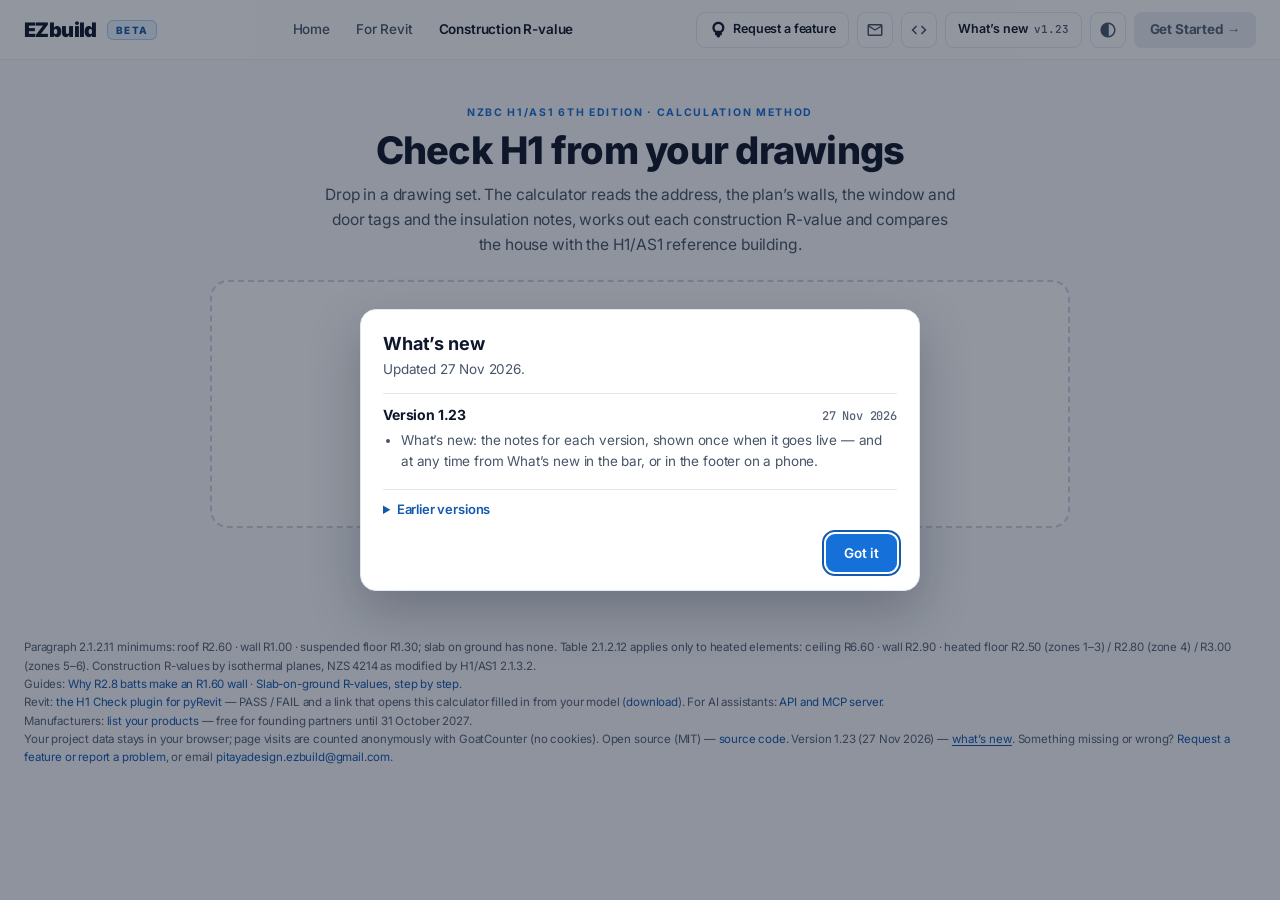
<file: index.html>
<!DOCTYPE html>
<html lang="en">
<head>
<meta charset="utf-8">
<meta name="viewport" content="width=device-width, initial-scale=1.0">
<title>Construction R-value Calculator — NZ H1/AS1 6th edition</title>
<meta name="description" content="Free construction R-value calculator for New Zealand walls, roofs and floors to H1/AS1 6th edition — NZS 4214 isothermal planes, slab-on-ground Appendix E, section drawings, BRANZ input and a PDF report. Open source.">
<link rel="canonical" href="https://rvalue.ezbuild.co.nz/">
<meta property="og:type" content="website">
<meta property="og:url" content="https://rvalue.ezbuild.co.nz/">
<meta property="og:title" content="Construction R-value Calculator — H1/AS1 6th edition">
<meta property="og:description" content="Walls, roofs, suspended floors and slabs, layer by layer. Free, open source, runs in your browser.">
<meta property="og:image" content="https://rvalue.ezbuild.co.nz/og-image.png">
<meta property="og:image:width" content="1200"><meta property="og:image:height" content="630">
<meta name="twitter:card" content="summary_large_image">
<script type="application/ld+json">{"@context":"https://schema.org","@type":"SoftwareApplication","name":"Construction R-value Calculator","applicationCategory":"BusinessApplication","operatingSystem":"Web browser","url":"https://rvalue.ezbuild.co.nz/","description":"Free construction R-value calculator for New Zealand walls, roofs and floors to H1/AS1 6th edition — NZS 4214 isothermal planes, slab-on-ground Appendix E, section drawings, BRANZ input and a PDF report. Open source.","offers":{"@type":"Offer","price":"0","priceCurrency":"NZD"}}</script>
<link href="css/fonts.css?v=2" rel="stylesheet">
<link rel="stylesheet" href="css/rvc.css?v=3">
<link rel="stylesheet" href="css/rvc-v3.css">
<link rel="stylesheet" href="css/rvc-v4.css">
<link rel="stylesheet" href="css/rvc-v5.css?v=3">
<link rel="stylesheet" href="css/rvc-v6.css">
<link rel="stylesheet" href="css/rvc-v7.css">
<link rel="stylesheet" href="css/rvc-v8.css">
<link rel="stylesheet" href="css/rvc-v9.css">
<link rel="stylesheet" href="css/rvc-v10.css">
<link rel="stylesheet" href="css/rvc-v11.css">
<link rel="stylesheet" href="css/rvc-v12.css?v=20261109">
<link rel="stylesheet" href="css/rvc-3col.css?v=45">
<link rel="stylesheet" href="css/rvc-project.css?v=60">
<link rel="stylesheet" href="css/rvc-simple.css?v=2">
<link rel="stylesheet" href="css/whats-new.css?v=2">
<style>.nav-r{display:flex;align-items:center;gap:8px;flex:none}.nav-r a{text-decoration:none}.nav-req{display:inline-flex;align-items:center;gap:6px;height:36px;padding:0 12px;border-radius:9px;border:1px solid var(--border);background:var(--surface);color:var(--text);font:600 12.5px/1 Inter;white-space:nowrap}.nav-req:hover{border-color:var(--border-strong)}.nav-go{display:inline-flex;align-items:center;height:36px;padding:0 16px;border-radius:8px;background:#1978e5;color:#fff!important;font:700 13.5px/1 Inter;white-space:nowrap;box-shadow:0 6px 16px rgba(25,120,229,.2)}.nav-go:hover{background:#3b82f6}.nav-go.soon{background:var(--surface-3);color:var(--text-3)!important;box-shadow:none;cursor:not-allowed}.nav-go.soon:hover{background:var(--surface-3)}.nav-l{flex:1;min-width:0}.nav-l .nav-links{flex:1 1 auto;justify-content:center}.foot a{color:var(--brand-on)}@media(max-width:560px){.nav-links{display:none!important}.nav-r .nav-req,.nav-r a.icon-btn{display:none}}</style>
</head>
<body data-theme="light">
<script>/* theme: the same preference as ezbuild.co.nz — a cookie shared by every *.ezbuild.co.nz site, then this site's own storage; light when nothing is saved, as on the main site */(function(){var p=null;try{var m=document.cookie.match(/(?:^|;\s*)ezbuild-theme=(light|dark|system)/);p=m?m[1]:localStorage.getItem('ezbuild-theme')}catch(e){}if(p==='system')p=window.matchMedia&&matchMedia('(prefers-color-scheme: dark)').matches?'dark':'light';document.body.dataset.theme=p==='dark'?'dark':'light'})()</script><script>/* simple mode (the PDF front door) unless the link carries a project or a test set-up, or expert mode was chosen last time — rvc-simple.js */(function(){var m=null;try{m=localStorage.getItem('ezbuild-rvc-mode')}catch(e){}var q=new URLSearchParams(location.search);document.body.dataset.mode=q.get('c')!=null||q.get('pdf')||q.get('sheet')||/[#&]h1=/.test(location.hash||'')||m==='expert'?'expert':'simple'})()</script><nav class="nav"><div class="nav-in"><div class="nav-l"><a class="logo" href="https://ezbuild.co.nz/">EZbuild<span class="beta">Beta</span></a><div class="nav-links"><a href="https://ezbuild.co.nz/">Home</a><a href="https://ezbuild.co.nz/for-revit.html">For Revit</a><a class="on" href="index.html" data-a="rvhome" aria-current="page">Construction R-value</a></div></div><div class="nav-r"><a class="nav-req" href="https://github.com/qq624444359/NZ-Construction-R-Value/issues/new/choose" target="_blank" rel="noopener"><span class="ms s18">lightbulb</span><span>Request a feature</span></a><a class="icon-btn" href="mailto:pitayadesign.ezbuild@gmail.com?subject=Construction%20R-value%20calculator%20%E2%80%94%20feature%20request" aria-label="Email a feature request" title="No GitHub account? Email your request"><span class="ms s18">mail</span></a><a class="icon-btn" href="https://github.com/qq624444359/NZ-Construction-R-Value" target="_blank" rel="noopener" aria-label="Source code on GitHub" title="Source code on GitHub"><span class="ms s18">code</span></a><button class="nav-wn" data-wn="open" title="What’s new in each version"><span class="ezwn-l">What’s new</span><span class="ezwn-v"></span></button><button class="icon-btn" data-a="theme" aria-label="Light or dark"><span class="ms s18">contrast</span></button><span class="nav-go soon" role="link" aria-disabled="true" title="Coming soon">Get Started →</span></div></div></nav>
<div id="ezs"></div>
<div class="wrap3">
<div class="head"><div><button class="ezs-link ezs-tosimple" data-z="simple" title="Back to the simple page: one drawing set in, the H1 check out"><span class="ms s18">arrow_back</span>Simple mode — check H1 from a drawings PDF</button><p class="kicker">NZBC H1/AS1 6th Edition · Construction R-value · NZS 4214</p><h1>Construction R-value Calculator</h1><p class="lede">Every construction is the same stack, outside to inside. Framing layers split into the path through the timber and the path beside it.</p></div><div class="v6hr"><button class="v6btn" data-a="pnew"><span class="ms s18">note_add</span>New project</button><button class="v6btn" data-a="psave"><span class="ms s18">save</span>Save project</button><button class="v6btn" data-a="popen"><span class="ms s18">folder_open</span>Open project</button><button class="v6btn" data-a="pfill" title="Read the address, Lot / DP, window schedule and areas from a PDF drawing set — in your browser, nothing is uploaded"><span class="ms s18">upload_file</span>Fill from drawings</button><button class="v6pdfb" data-a="pdf"><span class="ms s18">picture_as_pdf</span>Export PDF</button></div></div>
<div class="banner"><span class="ms s18">info</span><span>Material, air-gap and surface values are provisional defaults you can overwrite on every row. Confirm each against your own copy of NZS 4214 before a figure goes into a consent.</span></div>
<div class="c3" style="margin-top:20px"><aside id="c-left"></aside><main id="c-mid"></main><aside id="c-right"></aside></div>
</div>
<div class="foot" id="contact">Paragraph 2.1.2.11 minimums: roof R2.60 · wall R1.00 · suspended floor R1.30; slab on ground has none. Table 2.1.2.12 applies only to heated elements: ceiling R6.60 · wall R2.90 · heated floor R2.50 (zones 1–3) / R2.80 (zone 4) / R3.00 (zones 5–6). Construction R-values by isothermal planes, NZS 4214 as modified by H1/AS1 2.1.3.2.<br>Guides: <a href="guides/wall-r-value-h1-as1.html">Why R2.8 batts make an R1.60 wall</a> · <a href="guides/slab-on-ground-r-value-h1-as1.html">Slab-on-ground R-values, step by step</a>.<br>Revit: <a href="api.html#revit">the H1 Check plugin for pyRevit</a> — PASS / FAIL and a link that opens this calculator filled in from your model (<a href="revit/EZbuild.extension.zip" download>download</a>). For AI assistants: <a href="api.html">API and MCP server</a>.<br>Manufacturers: <a href="for-manufacturers.html">list your products</a> — free for founding partners until 31 October 2027.<br>Your project data stays in your browser; page visits are counted anonymously with GoatCounter (no cookies). Open source (MIT) — <a href="https://github.com/qq624444359/NZ-Construction-R-Value">source code</a>. Version <span class="ezwn-vv"></span> — <button class="ezwn-link" data-wn="open">what’s new</button>. Something missing or wrong? <a href="https://github.com/qq624444359/NZ-Construction-R-Value/issues/new/choose">Request a feature or report a problem</a>, or email <a href="mailto:pitayadesign.ezbuild@gmail.com?subject=Construction%20R-value%20calculator%20%E2%80%94%20feature%20request">pitayadesign.ezbuild@gmail.com</a>.</div>
<script src="js/export-name.js?v=2"></script>
<script src="js/project-file.js?v=2"></script>
<script src="js/eaves-section.js?v=26"></script>
<script src="js/wall-section.js?v=10"></script>
<script src="js/floor-section.js?v=8"></script>
<script src="js/it-wall-section.js?v=6"></script>
<script src="js/products.js?v=9"></script>
<script src="js/rvalue-model.js?v=61"></script>
<script src="js/h1-data.js?v=3"></script>
<script src="js/slab-appendix-e.js?v=1"></script>
<script src="js/rvc-project.js?v=80"></script>
<script src="js/seed-import.js?v=13"></script>
<script src="js/rvc-v6.js?v=157"></script>
<script src="js/rvc-simple.js?v=1"></script>
<script src="js/whats-new.js?v=1"></script>
<script>/* GoatCounter events: the actions that show the calculator was used, not just opened. Counts only — no project data. */
document.addEventListener('click',function(e){var b=e.target.closest('[data-a],.nav-req');if(!b||!window.goatcounter||!goatcounter.count)return;
var a=b.classList.contains('nav-req')?'request-feature':({pdfdl:'pdf-download',psave:'project-save',popen:'project-open',pnew:'project-new'})[b.dataset.a];
if(a)goatcounter.count({path:'event/'+a,title:a,event:true})});</script>
<script data-goatcounter="https://ezbuild.goatcounter.com/count" async src="https://gc.zgo.at/count.js"></script>
</body>
</html>
</file>
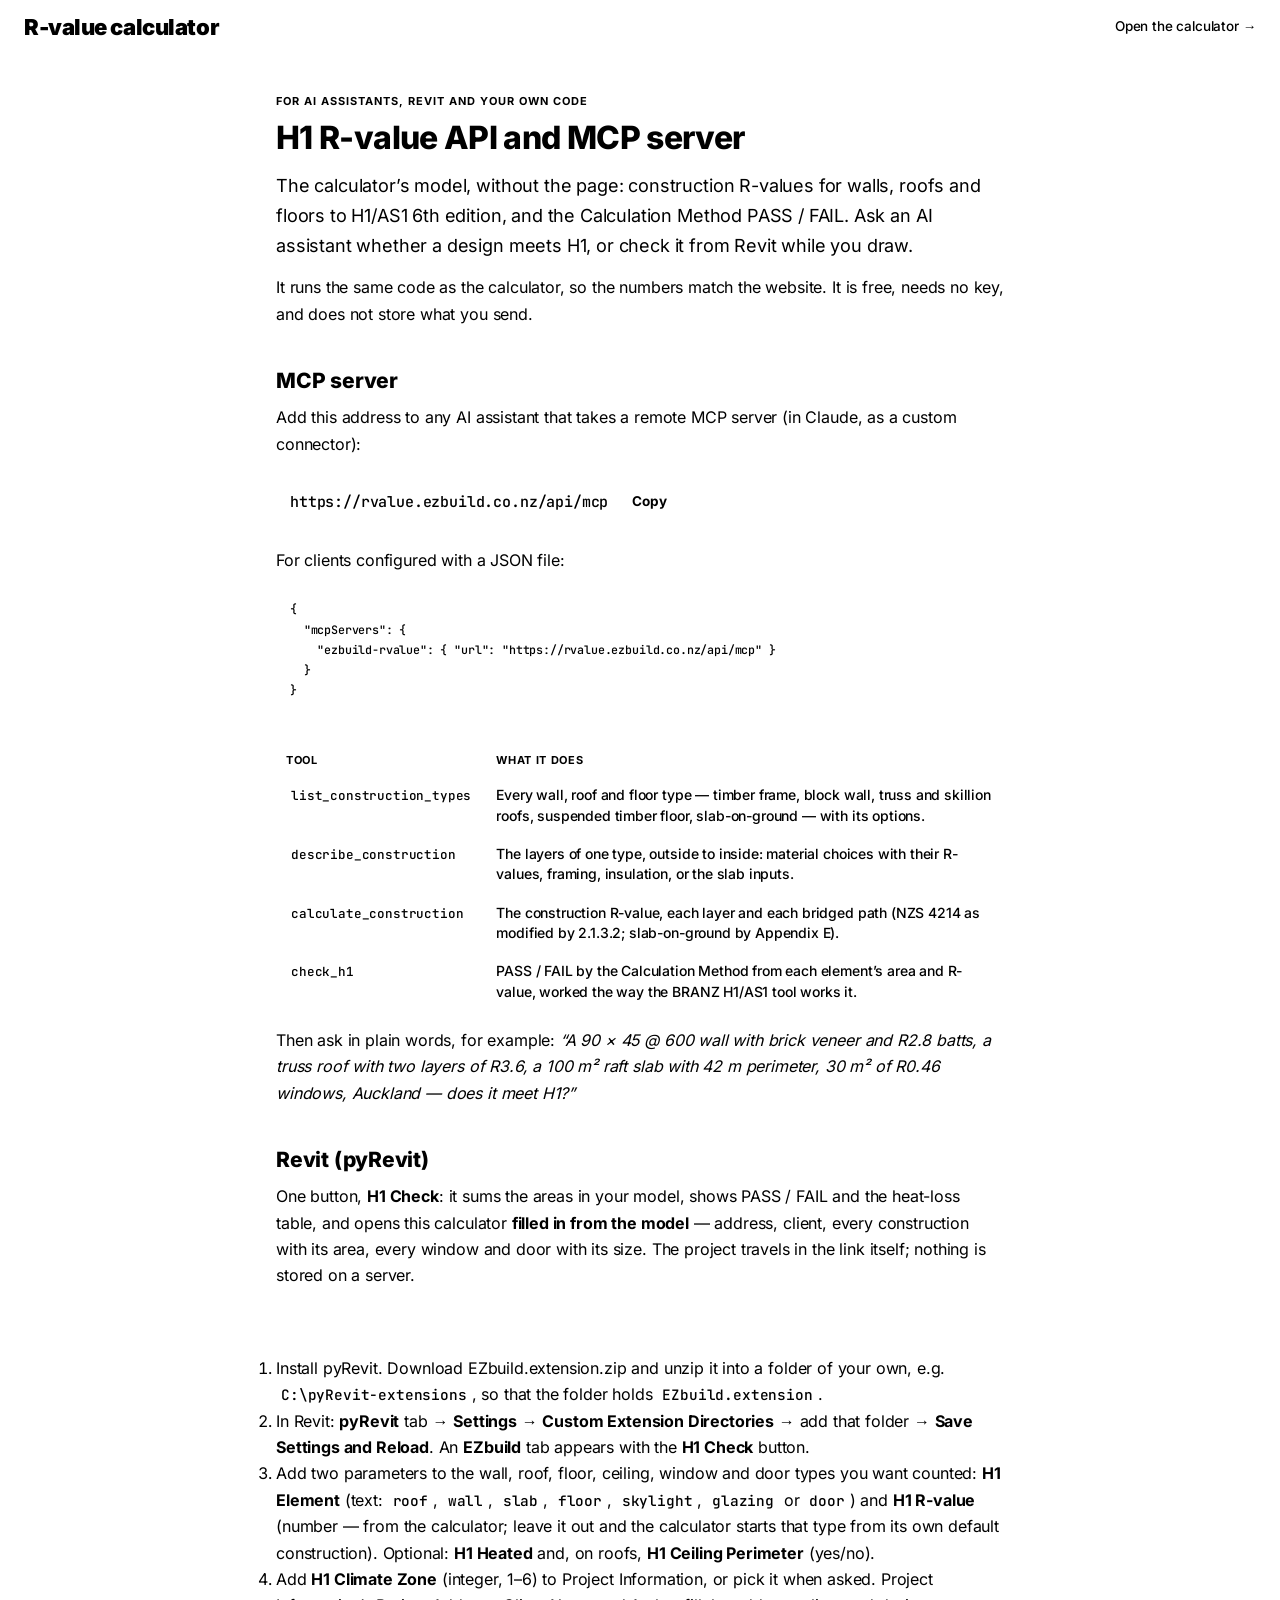
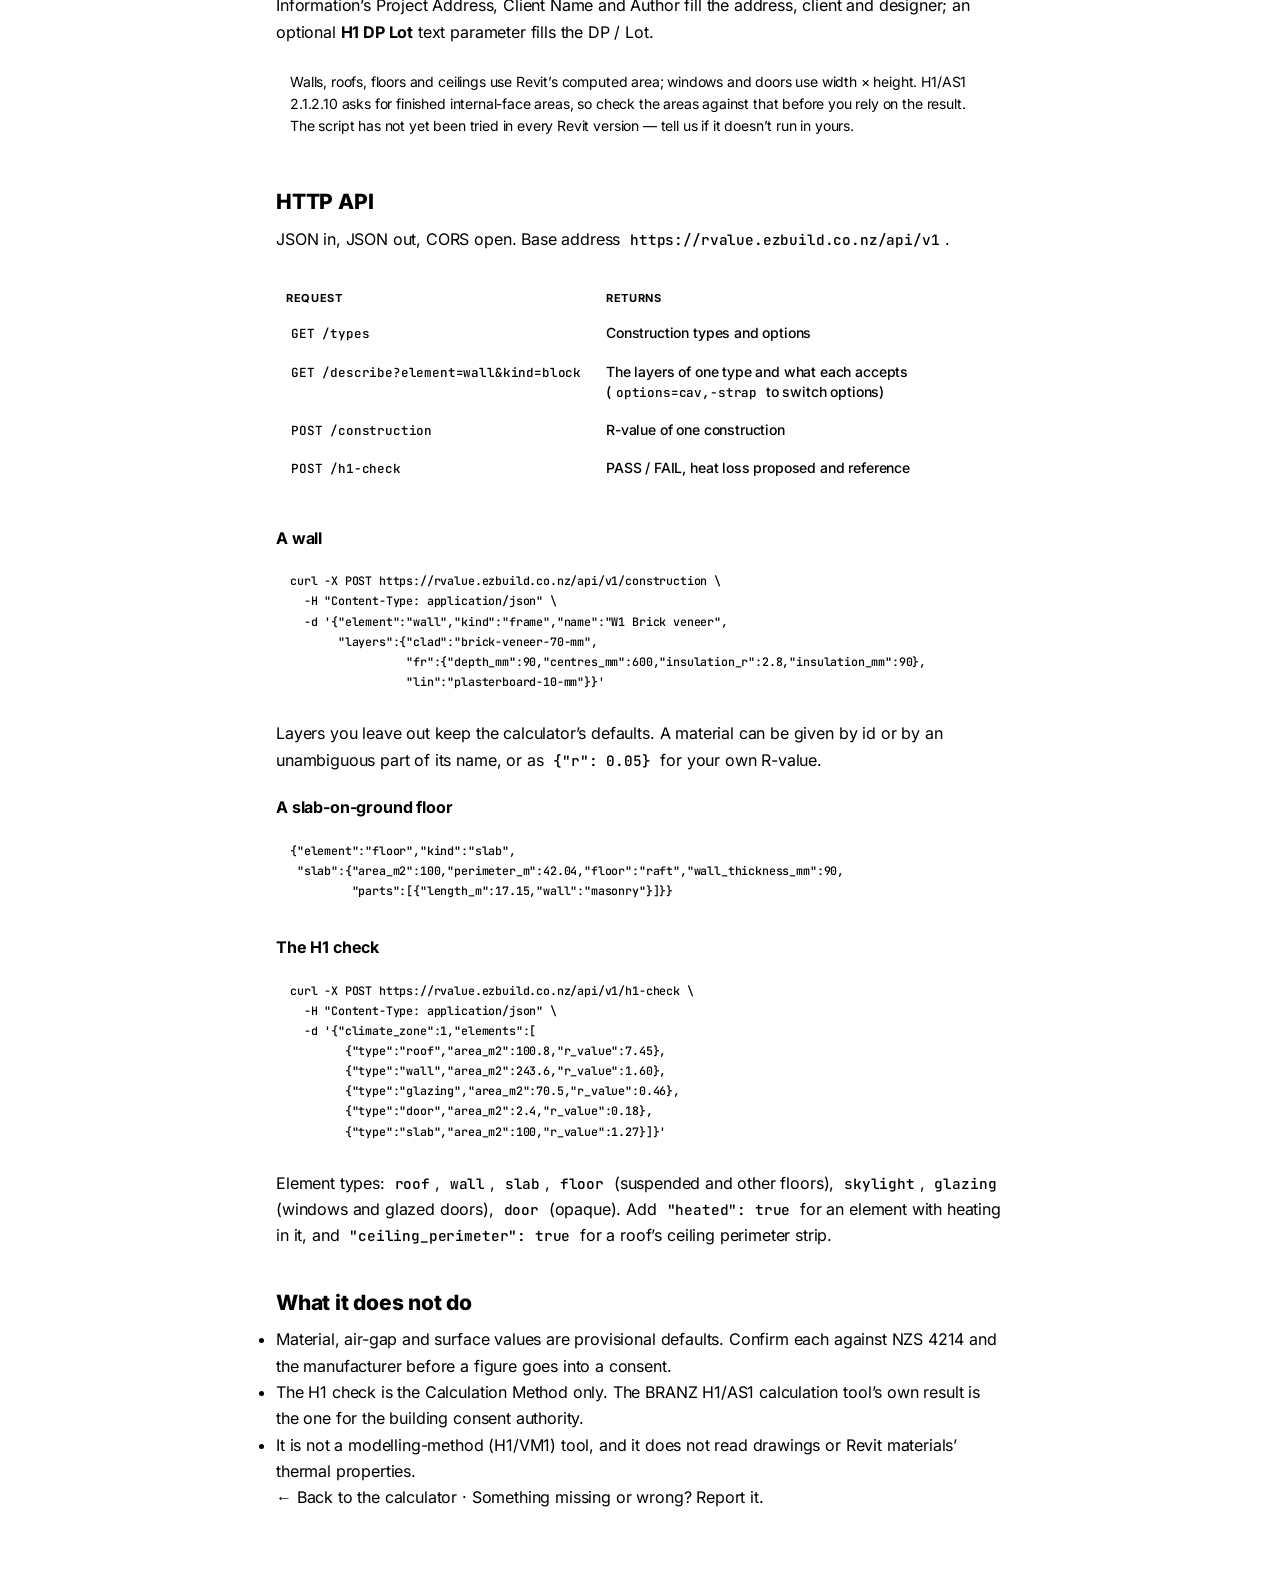
<file: api.html>
<!DOCTYPE html>
<html lang="en">
<head>
<meta charset="utf-8">
<meta name="viewport" content="width=device-width, initial-scale=1.0">
<title>H1 R-value API and MCP server — for AI assistants and Revit</title>
<meta name="description" content="Free API and MCP server for NZ H1/AS1 6th edition construction R-values and the Calculation Method check. Use it from Claude or another AI assistant, from Revit with pyRevit, or from your own code.">
<link rel="canonical" href="https://rvalue.ezbuild.co.nz/api.html">
<meta property="og:type" content="article">
<meta property="og:title" content="H1 R-value API and MCP server">
<meta property="og:description" content="Construction R-values and the H1 Calculation Method check, for AI assistants, Revit and your own code.">
<meta property="og:image" content="https://rvalue.ezbuild.co.nz/og-image.png">
<meta name="twitter:card" content="summary_large_image">
<link rel="stylesheet" href="css/fonts.css?v=1">
<link rel="stylesheet" href="css/rvc.css?v=3">
<style>
body{margin:0;background:var(--bg);color:var(--text);font-family:Inter,sans-serif}
.g-nav{display:flex;align-items:center;justify-content:space-between;gap:16px;padding:16px 24px;border-bottom:1px solid var(--glass-br)}
.g-nav a{color:var(--text-2);text-decoration:none;font:500 13.5px/1 Inter}.g-nav .logo{color:var(--text);font:900 22px/1 Inter;letter-spacing:-.02em}
.g{max-width:760px;margin:0 auto;padding:40px 16px 64px}
.g .kicker{font:700 11px/1.4 Inter;letter-spacing:.09em;text-transform:uppercase;color:var(--brand-on)}
.g h1{font:800 32px/1.18 Inter;letter-spacing:-.02em;margin:10px 0 14px;text-wrap:balance}
.g h2{font:800 21px/1.3 Inter;letter-spacing:-.01em;margin:40px 0 10px}
.g h3{font:700 16px/1.35 Inter;margin:24px 0 8px}
.g p,.g li{font:400 16px/1.65 Inter;color:var(--text-2)}.g p b,.g li b{color:var(--text)}
.g p{margin:0 0 14px}.g a{color:var(--brand-on)}
.g .lead{font-size:18px;color:var(--text)}
.g table{width:100%;border-collapse:collapse;margin:16px 0;font:500 14px/1.45 Inter}
.g th,.g td{padding:9px 10px;border-bottom:1px solid var(--border);text-align:left;vertical-align:top}
.g th{font:700 11px/1.3 Inter;letter-spacing:.06em;text-transform:uppercase;color:var(--text-3)}
.g code{font:500 .9em/1.4 'JetBrains Mono',monospace;background:var(--surface-2);border:1px solid var(--border);border-radius:6px;padding:1px 5px;color:var(--text);word-break:break-word}
.g pre{font:500 13px/1.55 'JetBrains Mono',monospace;background:var(--surface-2);border:1px solid var(--border);border-radius:10px;padding:12px 14px;overflow-x:auto;color:var(--text);margin:10px 0 16px}
.g pre code{background:none;border:0;padding:0}
.g .note{background:var(--review-soft);border:1px solid var(--border);border-radius:10px;padding:12px 14px;font-size:14px;color:var(--text-2)}
.g .url{display:flex;flex-wrap:wrap;align-items:center;gap:10px;background:var(--surface-2);border:1px solid var(--border-strong);border-radius:12px;padding:12px 14px;margin:14px 0}
.g .url code{font-size:15px;background:none;border:0;padding:0}
.btn{display:inline-flex;align-items:center;height:38px;padding:0 14px;border-radius:9px;font:700 13.5px/1 Inter;text-decoration:none;border:1px solid var(--border-strong);color:var(--text);background:var(--surface);cursor:pointer}
.btn.p{background:var(--brand);border-color:var(--brand);color:#fff}
.tw{overflow-x:auto}.g td:first-child code{white-space:nowrap}
</style>
</head>
<body>
<nav class="g-nav"><a class="logo" href="./">R-value calculator</a><a href="./">Open the calculator →</a></nav>
<main class="g">
<div class="kicker">For AI assistants, Revit and your own code</div>
<h1>H1 R-value API and MCP server</h1>
<p class="lead">The calculator’s model, without the page: construction R-values for walls, roofs and floors to H1/AS1 6th edition, and the Calculation Method PASS / FAIL. Ask an AI assistant whether a design meets H1, or check it from Revit while you draw.</p>
<p>It runs the same code as the calculator, so the numbers match the website. It is free, needs no key, and does not store what you send.</p>

<h2>MCP server</h2>
<p>Add this address to any AI assistant that takes a remote MCP server (in Claude, as a custom connector):</p>
<div class="url"><code id="mcpurl">https://rvalue.ezbuild.co.nz/api/mcp</code><button class="btn" type="button" onclick="navigator.clipboard&&navigator.clipboard.writeText(document.getElementById('mcpurl').textContent);this.textContent='Copied'">Copy</button></div>
<p>For clients configured with a JSON file:</p>
<pre><code>{
  "mcpServers": {
    "ezbuild-rvalue": { "url": "https://rvalue.ezbuild.co.nz/api/mcp" }
  }
}</code></pre>
<div class="tw"><table>
<thead><tr><th>Tool</th><th>What it does</th></tr></thead>
<tbody>
<tr><td><code>list_construction_types</code></td><td>Every wall, roof and floor type — timber frame, block wall, truss and skillion roofs, suspended timber floor, slab-on-ground — with its options.</td></tr>
<tr><td><code>describe_construction</code></td><td>The layers of one type, outside to inside: material choices with their R-values, framing, insulation, or the slab inputs.</td></tr>
<tr><td><code>calculate_construction</code></td><td>The construction R-value, each layer and each bridged path (NZS 4214 as modified by 2.1.3.2; slab-on-ground by Appendix E).</td></tr>
<tr><td><code>check_h1</code></td><td>PASS / FAIL by the Calculation Method from each element’s area and R-value, worked the way the BRANZ H1/AS1 tool works it.</td></tr>
</tbody></table></div>
<p>Then ask in plain words, for example: <i>“A 90 × 45 @ 600 wall with brick veneer and R2.8 batts, a truss roof with two layers of R3.6, a 100 m² raft slab with 42 m perimeter, 30 m² of R0.46 windows, Auckland — does it meet H1?”</i></p>

<h2 id="revit">Revit (pyRevit)</h2>
<p>One button, <b>H1 Check</b>: it sums the areas in your model, shows PASS / FAIL and the heat-loss table, and opens this calculator <b>filled in from the model</b> — address, client, every construction with its area, every window and door with its size. The project travels in the link itself; nothing is stored on a server.</p>
<p><a class="btn p" href="revit/EZbuild.extension.zip" download>Download EZbuild.extension.zip</a></p>
<ol>
<li>Install <a href="https://github.com/pyrevitlabs/pyRevit" rel="noopener">pyRevit</a>. Download <a href="revit/EZbuild.extension.zip" download>EZbuild.extension.zip</a> and unzip it into a folder of your own, e.g. <code>C:\pyRevit-extensions</code>, so that the folder holds <code>EZbuild.extension</code>.</li>
<li>In Revit: <b>pyRevit</b> tab → <b>Settings</b> → <b>Custom Extension Directories</b> → add that folder → <b>Save Settings and Reload</b>. An <b>EZbuild</b> tab appears with the <b>H1 Check</b> button.</li>
<li>Add two parameters to the wall, roof, floor, ceiling, window and door types you want counted: <b>H1 Element</b> (text: <code>roof</code>, <code>wall</code>, <code>slab</code>, <code>floor</code>, <code>skylight</code>, <code>glazing</code> or <code>door</code>) and <b>H1 R-value</b> (number — from the calculator; leave it out and the calculator starts that type from its own default construction). Optional: <b>H1 Heated</b> and, on roofs, <b>H1 Ceiling Perimeter</b> (yes/no).</li>
<li>Add <b>H1 Climate Zone</b> (integer, 1–6) to Project Information, or pick it when asked. Project Information’s Project Address, Client Name and Author fill the address, client and designer; an optional <b>H1 DP Lot</b> text parameter fills the DP / Lot.</li>
</ol>
<div class="note">Walls, roofs, floors and ceilings use Revit’s computed area; windows and doors use width × height. H1/AS1 2.1.2.10 asks for finished internal-face areas, so check the areas against that before you rely on the result. The script has not yet been tried in every Revit version — tell us if it doesn’t run in yours.</div>

<h2>HTTP API</h2>
<p>JSON in, JSON out, CORS open. Base address <code>https://rvalue.ezbuild.co.nz/api/v1</code>.</p>
<div class="tw"><table>
<thead><tr><th>Request</th><th>Returns</th></tr></thead>
<tbody>
<tr><td><code>GET /types</code></td><td>Construction types and options</td></tr>
<tr><td><code>GET /describe?element=wall&amp;kind=block</code></td><td>The layers of one type and what each accepts (<code>options=cav,-strap</code> to switch options)</td></tr>
<tr><td><code>POST /construction</code></td><td>R-value of one construction</td></tr>
<tr><td><code>POST /h1-check</code></td><td>PASS / FAIL, heat loss proposed and reference</td></tr>
</tbody></table></div>
<h3>A wall</h3>
<pre><code>curl -X POST https://rvalue.ezbuild.co.nz/api/v1/construction \
  -H "Content-Type: application/json" \
  -d '{"element":"wall","kind":"frame","name":"W1 Brick veneer",
       "layers":{"clad":"brick-veneer-70-mm",
                 "fr":{"depth_mm":90,"centres_mm":600,"insulation_r":2.8,"insulation_mm":90},
                 "lin":"plasterboard-10-mm"}}'</code></pre>
<p>Layers you leave out keep the calculator’s defaults. A material can be given by id or by an unambiguous part of its name, or as <code>{"r": 0.05}</code> for your own R-value.</p>
<h3>A slab-on-ground floor</h3>
<pre><code>{"element":"floor","kind":"slab",
 "slab":{"area_m2":100,"perimeter_m":42.04,"floor":"raft","wall_thickness_mm":90,
         "parts":[{"length_m":17.15,"wall":"masonry"}]}}</code></pre>
<h3>The H1 check</h3>
<pre><code>curl -X POST https://rvalue.ezbuild.co.nz/api/v1/h1-check \
  -H "Content-Type: application/json" \
  -d '{"climate_zone":1,"elements":[
        {"type":"roof","area_m2":100.8,"r_value":7.45},
        {"type":"wall","area_m2":243.6,"r_value":1.60},
        {"type":"glazing","area_m2":70.5,"r_value":0.46},
        {"type":"door","area_m2":2.4,"r_value":0.18},
        {"type":"slab","area_m2":100,"r_value":1.27}]}'</code></pre>
<p>Element types: <code>roof</code>, <code>wall</code>, <code>slab</code>, <code>floor</code> (suspended and other floors), <code>skylight</code>, <code>glazing</code> (windows and glazed doors), <code>door</code> (opaque). Add <code>"heated": true</code> for an element with heating in it, and <code>"ceiling_perimeter": true</code> for a roof’s ceiling perimeter strip.</p>

<h2>What it does not do</h2>
<ul>
<li>Material, air-gap and surface values are provisional defaults. Confirm each against NZS 4214 and the manufacturer before a figure goes into a consent.</li>
<li>The H1 check is the Calculation Method only. The BRANZ H1/AS1 calculation tool’s own result is the one for the building consent authority.</li>
<li>It is not a modelling-method (H1/VM1) tool, and it does not read drawings or Revit materials’ thermal properties.</li>
</ul>
<p><a href="./">← Back to the calculator</a> · Something missing or wrong? <a href="https://github.com/qq624444359/NZ-Construction-R-Value/issues">Report it</a>.</p>
</main>
</body>
</html>
</file>
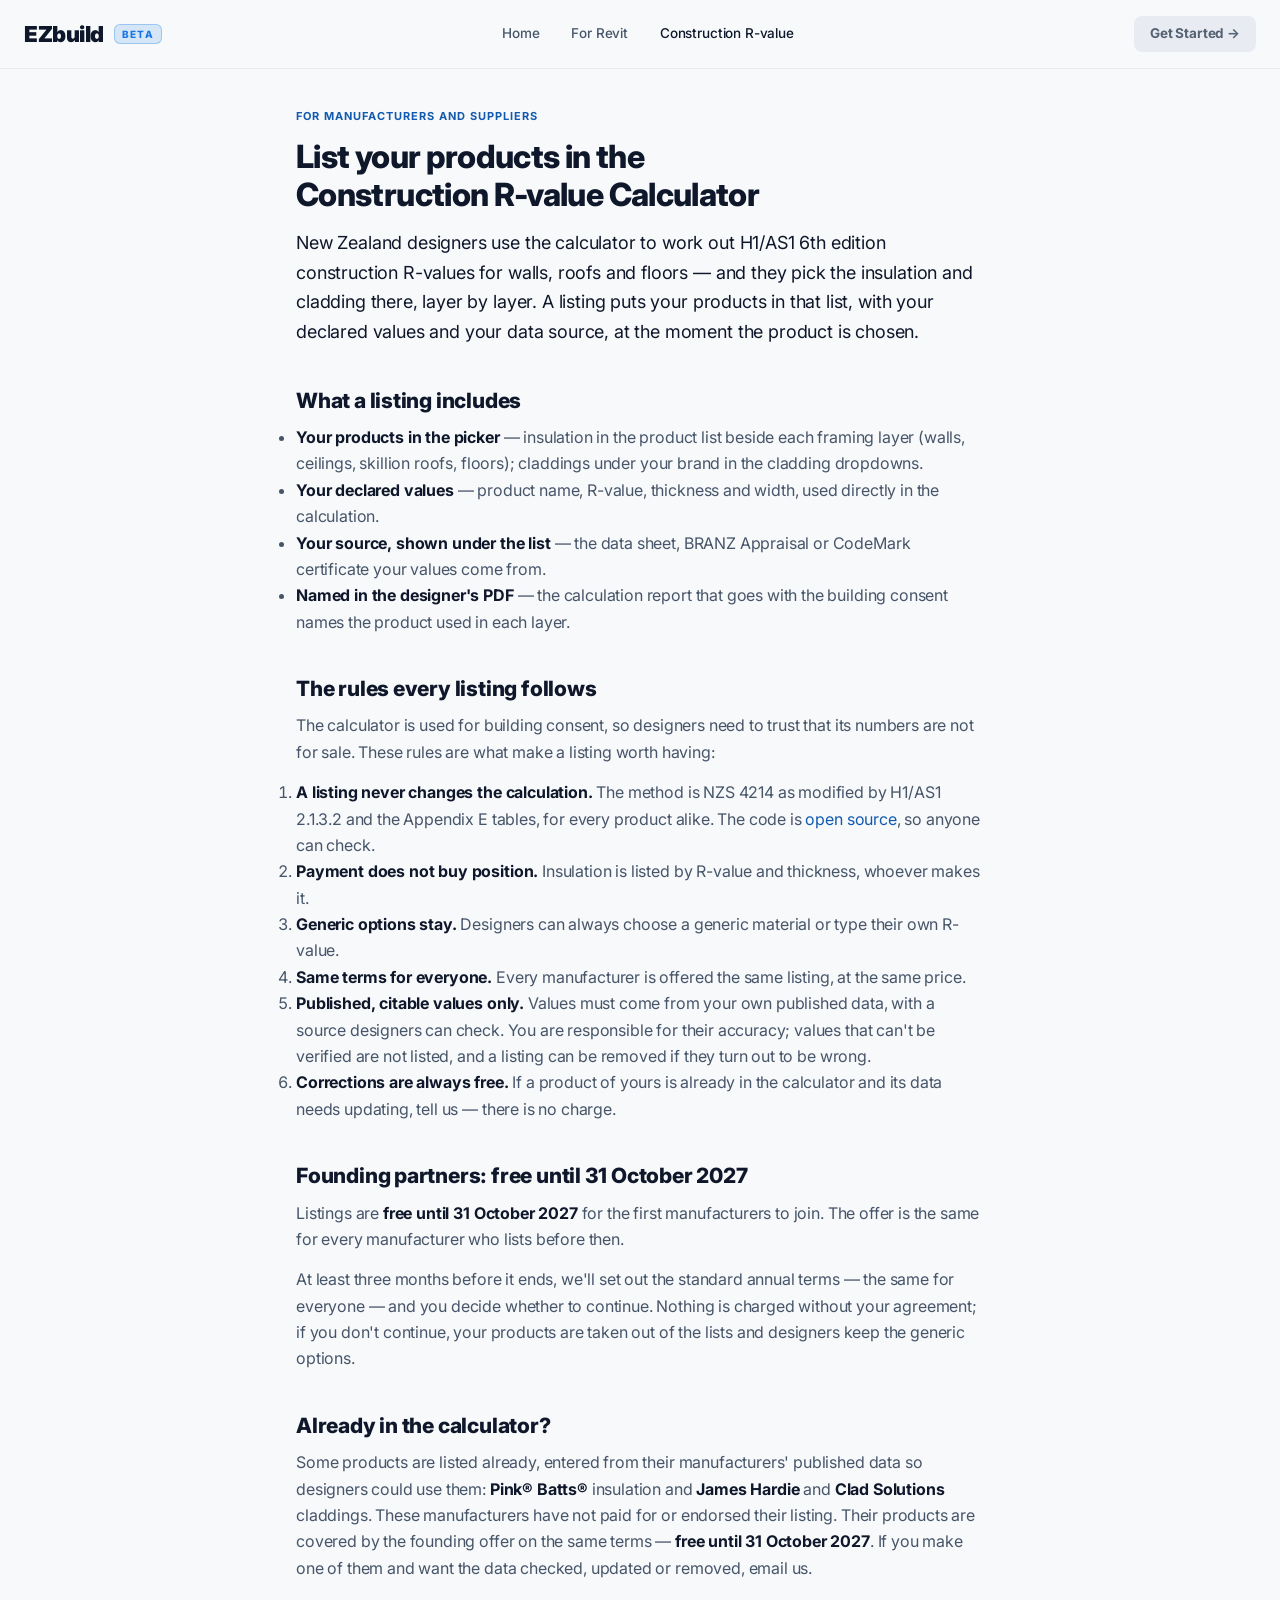
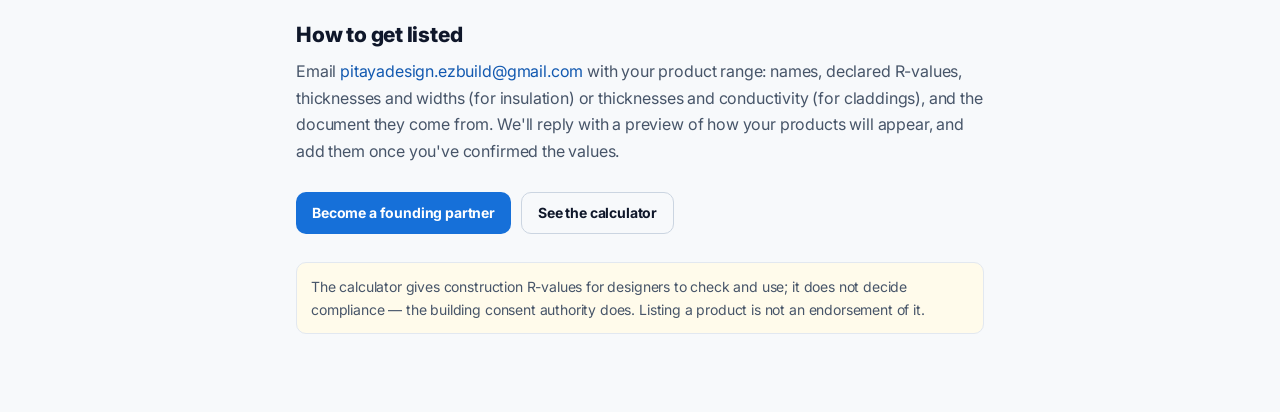
<file: for-manufacturers.html>
<!DOCTYPE html>
<html lang="en">
<head>
<meta charset="utf-8">
<meta name="viewport" content="width=device-width, initial-scale=1.0">
<title>List your products — Construction R-value Calculator</title>
<meta name="description" content="Insulation and cladding manufacturers: list your products in the free H1/AS1 construction R-value calculator New Zealand designers use for building consent.">
<link rel="canonical" href="https://rvalue.ezbuild.co.nz/for-manufacturers.html">
<meta property="og:type" content="website">
<meta property="og:title" content="List your products in the Construction R-value Calculator">
<meta property="og:description" content="Put your insulation or cladding in front of New Zealand designers at the moment they choose it — on transparent, equal terms.">
<meta property="og:image" content="https://rvalue.ezbuild.co.nz/og-image.png">
<meta name="twitter:card" content="summary_large_image">
<link rel="preconnect" href="https://fonts.googleapis.com"><link rel="preconnect" href="https://fonts.gstatic.com" crossorigin>
<link href="https://fonts.googleapis.com/css2?family=Inter:wght@400;500;600;700;800&family=JetBrains+Mono:wght@500;600&display=swap" rel="stylesheet">
<link rel="stylesheet" href="css/rvc.css?v=3">
<style>
body{margin:0;background:var(--bg);color:var(--text);font-family:Inter,sans-serif}
.g-nav{display:flex;align-items:center;justify-content:space-between;gap:16px;padding:16px 24px;border-bottom:1px solid var(--glass-br)}
.g-nav a{color:var(--text-2);text-decoration:none;font:500 13.5px/1 Inter}.g-nav .logo{color:var(--text);font:900 22px/1 Inter;letter-spacing:-.02em;display:flex;align-items:center;gap:10px}.g-nav .beta{font:800 10px/1 Inter;letter-spacing:.12em;text-transform:uppercase;padding:4px 7px;border-radius:6px;color:#1978e5;background:rgba(25,120,229,.15);border:1px solid rgba(25,120,229,.3)}.g-links{display:flex;gap:32px}.g-nav a.on{color:var(--text)}.nav-go{display:inline-flex;align-items:center;height:36px;padding:0 16px;border-radius:8px;background:#1978e5;color:#fff!important;font:700 13.5px/1 Inter!important;white-space:nowrap}.nav-go.soon{background:var(--surface-3);color:var(--text-3)!important;box-shadow:none;cursor:not-allowed}.nav-go.soon:hover{background:var(--surface-3)}@media(max-width:700px){.g-links{display:none}}
.g{max-width:720px;margin:0 auto;padding:40px 16px 64px}
.g .kicker{font:700 11px/1.4 Inter;letter-spacing:.09em;text-transform:uppercase;color:var(--brand-on)}
.g h1{font:800 32px/1.18 Inter;letter-spacing:-.02em;margin:10px 0 14px;text-wrap:balance}
.g h2{font:800 21px/1.3 Inter;letter-spacing:-.01em;margin:40px 0 10px}
.g p,.g li{font:400 16px/1.65 Inter;color:var(--text-2)}.g p b,.g li b{color:var(--text)}
.g p{margin:0 0 14px}.g a{color:var(--brand-on)}
.g .lead{font-size:18px;color:var(--text)}
.g table{width:100%;border-collapse:collapse;margin:16px 0;font:500 14px/1.45 Inter}
.g th,.g td{padding:9px 10px;border-bottom:1px solid var(--border);text-align:left;vertical-align:top}
.g th{font:700 11px/1.3 Inter;letter-spacing:.06em;text-transform:uppercase;color:var(--text-3)}
.g td.n,.g th.n{text-align:right;font-family:'JetBrains Mono',monospace;white-space:nowrap}
.g tr.tot td{font-weight:800;color:var(--text);border-bottom:0}
.g .eq{font:600 15px/1.6 'JetBrains Mono',monospace;background:var(--surface-2);border:1px solid var(--border);border-radius:10px;padding:12px 14px;overflow-x:auto;color:var(--text)}
.g .note{background:var(--review-soft);border:1px solid var(--border);border-radius:10px;padding:12px 14px;font-size:14px}
.g-cta{display:flex;flex-wrap:wrap;gap:10px;margin:28px 0 0}
.btn{display:inline-flex;align-items:center;height:42px;padding:0 16px;border-radius:10px;font:700 14px/1 Inter;text-decoration:none}
.btn.p{background:var(--brand);color:#fff}.btn.s{border:1px solid var(--border-strong);color:var(--text)}
.tw{overflow-x:auto}
</style>
</head>
<body data-theme="light">
<script>/* theme: the same preference as ezbuild.co.nz — a cookie shared by every *.ezbuild.co.nz site, then this site's own storage; light when nothing is saved, as on the main site */(function(){var p=null;try{var m=document.cookie.match(/(?:^|;\s*)ezbuild-theme=(light|dark|system)/);p=m?m[1]:localStorage.getItem('ezbuild-theme')}catch(e){}if(p==='system')p=window.matchMedia&&matchMedia('(prefers-color-scheme: dark)').matches?'dark':'light';document.body.dataset.theme=p==='dark'?'dark':'light'})()</script>
<nav class="g-nav"><a class="logo" href="https://ezbuild.co.nz/">EZbuild<span class="beta">Beta</span></a><span class="g-links"><a href="https://ezbuild.co.nz/">Home</a><a href="https://ezbuild.co.nz/for-revit.html">For Revit</a><a class="on" href="index.html">Construction R-value</a></span><span class="nav-go soon" role="link" aria-disabled="true" title="Coming soon">Get Started →</span></nav>
<article class="g">
<p class="kicker">For manufacturers and suppliers</p>
<h1>List your products in the Construction R-value Calculator</h1>
<p class="lead">New Zealand designers use the calculator to work out H1/AS1 6th edition construction R-values for walls, roofs and floors — and they pick the insulation and cladding there, layer by layer. A listing puts your products in that list, with your declared values and your data source, at the moment the product is chosen.</p>

<h2>What a listing includes</h2>
<ul>
<li><b>Your products in the picker</b> — insulation in the product list beside each framing layer (walls, ceilings, skillion roofs, floors); claddings under your brand in the cladding dropdowns.</li>
<li><b>Your declared values</b> — product name, R-value, thickness and width, used directly in the calculation.</li>
<li><b>Your source, shown under the list</b> — the data sheet, BRANZ Appraisal or CodeMark certificate your values come from.</li>
<li><b>Named in the designer's PDF</b> — the calculation report that goes with the building consent names the product used in each layer.</li>
</ul>

<h2>The rules every listing follows</h2>
<p>The calculator is used for building consent, so designers need to trust that its numbers are not for sale. These rules are what make a listing worth having:</p>
<ol>
<li><b>A listing never changes the calculation.</b> The method is NZS 4214 as modified by H1/AS1 2.1.3.2 and the Appendix E tables, for every product alike. The code is <a href="https://github.com/qq624444359/NZ-Construction-R-Value">open source</a>, so anyone can check.</li>
<li><b>Payment does not buy position.</b> Insulation is listed by R-value and thickness, whoever makes it.</li>
<li><b>Generic options stay.</b> Designers can always choose a generic material or type their own R-value.</li>
<li><b>Same terms for everyone.</b> Every manufacturer is offered the same listing, at the same price.</li>
<li><b>Published, citable values only.</b> Values must come from your own published data, with a source designers can check. You are responsible for their accuracy; values that can't be verified are not listed, and a listing can be removed if they turn out to be wrong.</li>
<li><b>Corrections are always free.</b> If a product of yours is already in the calculator and its data needs updating, tell us — there is no charge.</li>
</ol>

<h2>Founding partners: free until 31 October 2027</h2>
<p>Listings are <b>free until 31 October 2027</b> for the first manufacturers to join. The offer is the same for every manufacturer who lists before then.</p>
<p>At least three months before it ends, we'll set out the standard annual terms — the same for everyone — and you decide whether to continue. Nothing is charged without your agreement; if you don't continue, your products are taken out of the lists and designers keep the generic options.</p>

<h2>Already in the calculator?</h2>
<p>Some products are listed already, entered from their manufacturers' published data so designers could use them: <b>Pink® Batts®</b> insulation and <b>James Hardie</b> and <b>Clad Solutions</b> claddings. These manufacturers have not paid for or endorsed their listing. Their products are covered by the founding offer on the same terms — <b>free until 31 October 2027</b>. If you make one of them and want the data checked, updated or removed, email us.</p>

<h2>How to get listed</h2>
<p>Email <a href="mailto:pitayadesign.ezbuild@gmail.com?subject=Product%20listing%20%E2%80%94%20Construction%20R-value%20calculator">pitayadesign.ezbuild@gmail.com</a> with your product range: names, declared R-values, thicknesses and widths (for insulation) or thicknesses and conductivity (for claddings), and the document they come from. We'll reply with a preview of how your products will appear, and add them once you've confirmed the values.</p>
<div class="g-cta"><a class="btn p" href="mailto:pitayadesign.ezbuild@gmail.com?subject=Product%20listing%20%E2%80%94%20Construction%20R-value%20calculator">Become a founding partner</a><a class="btn s" href="index.html">See the calculator</a></div>

<p class="note" style="margin-top:28px">The calculator gives construction R-values for designers to check and use; it does not decide compliance — the building consent authority does. Listing a product is not an endorsement of it.</p>
</article>
<script data-goatcounter="https://ezbuild.goatcounter.com/count" async src="https://gc.zgo.at/count.js"></script>
</body>
</html>
</file>
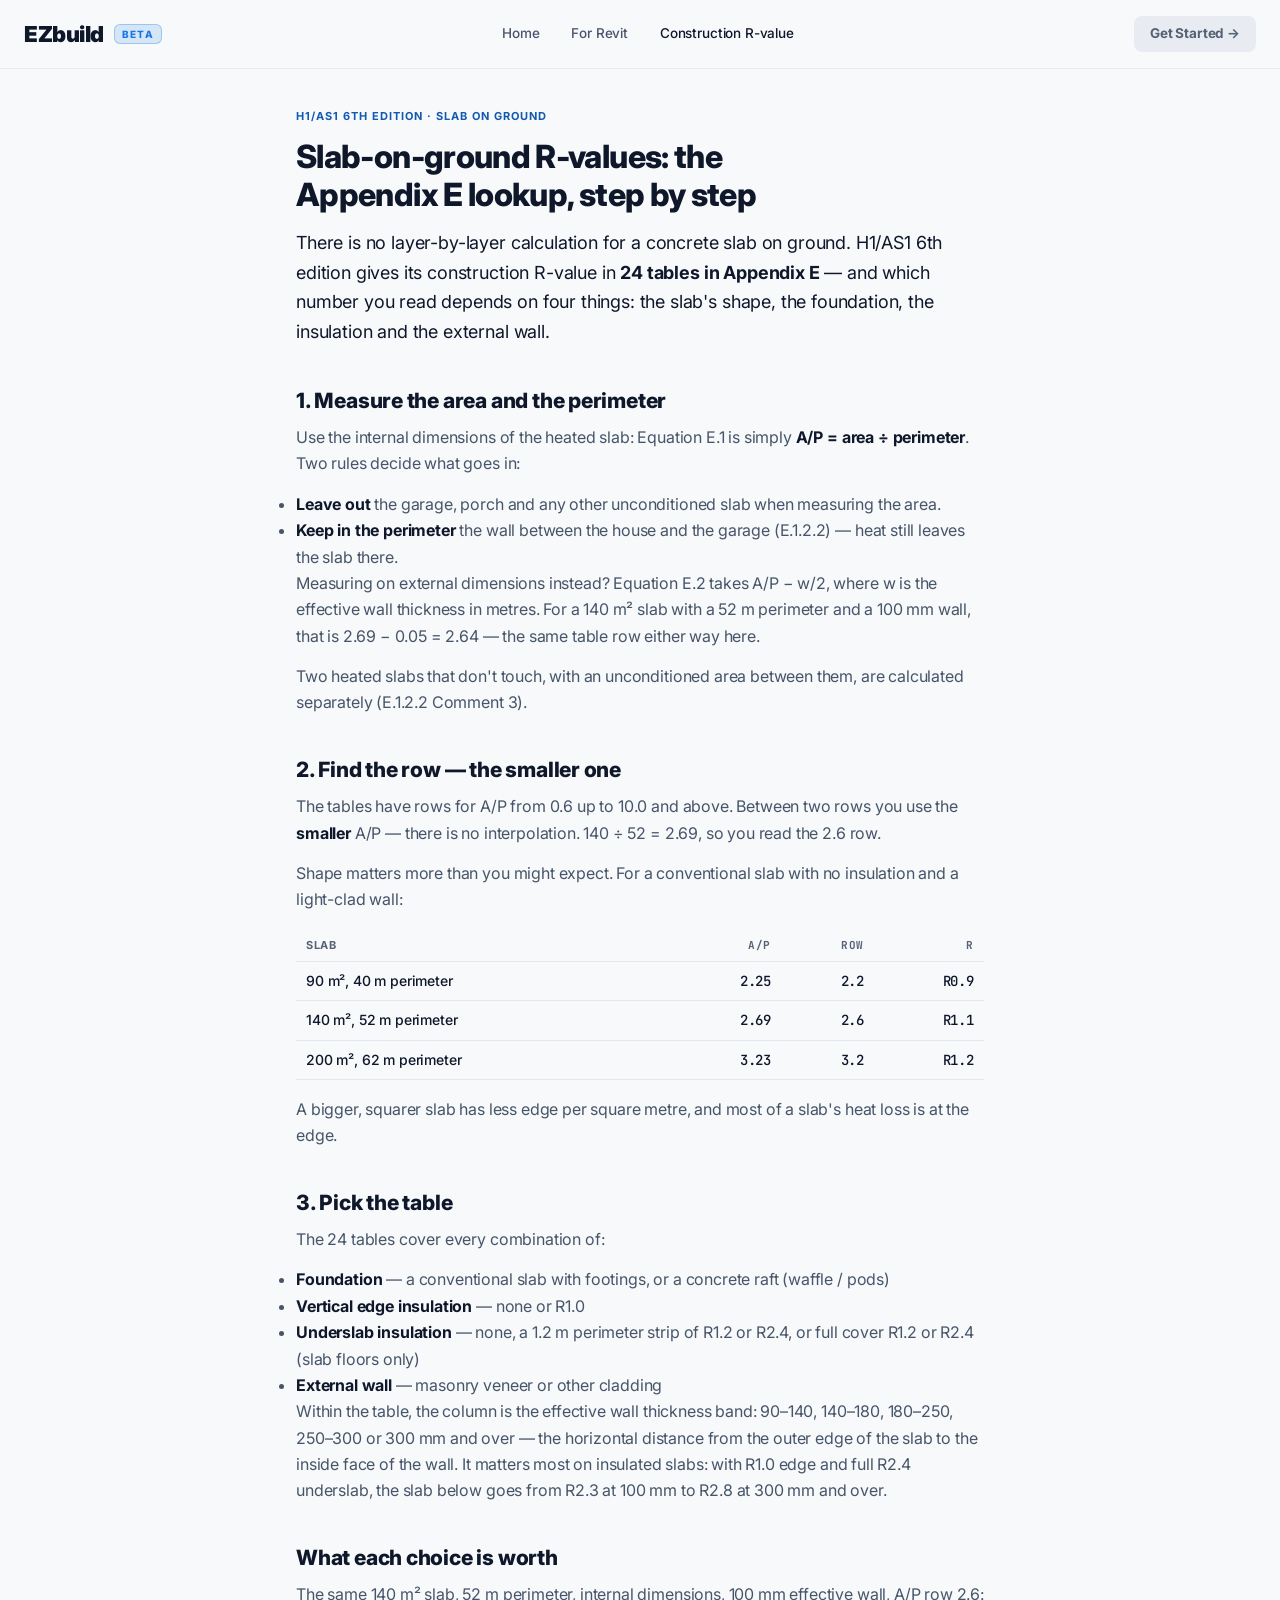
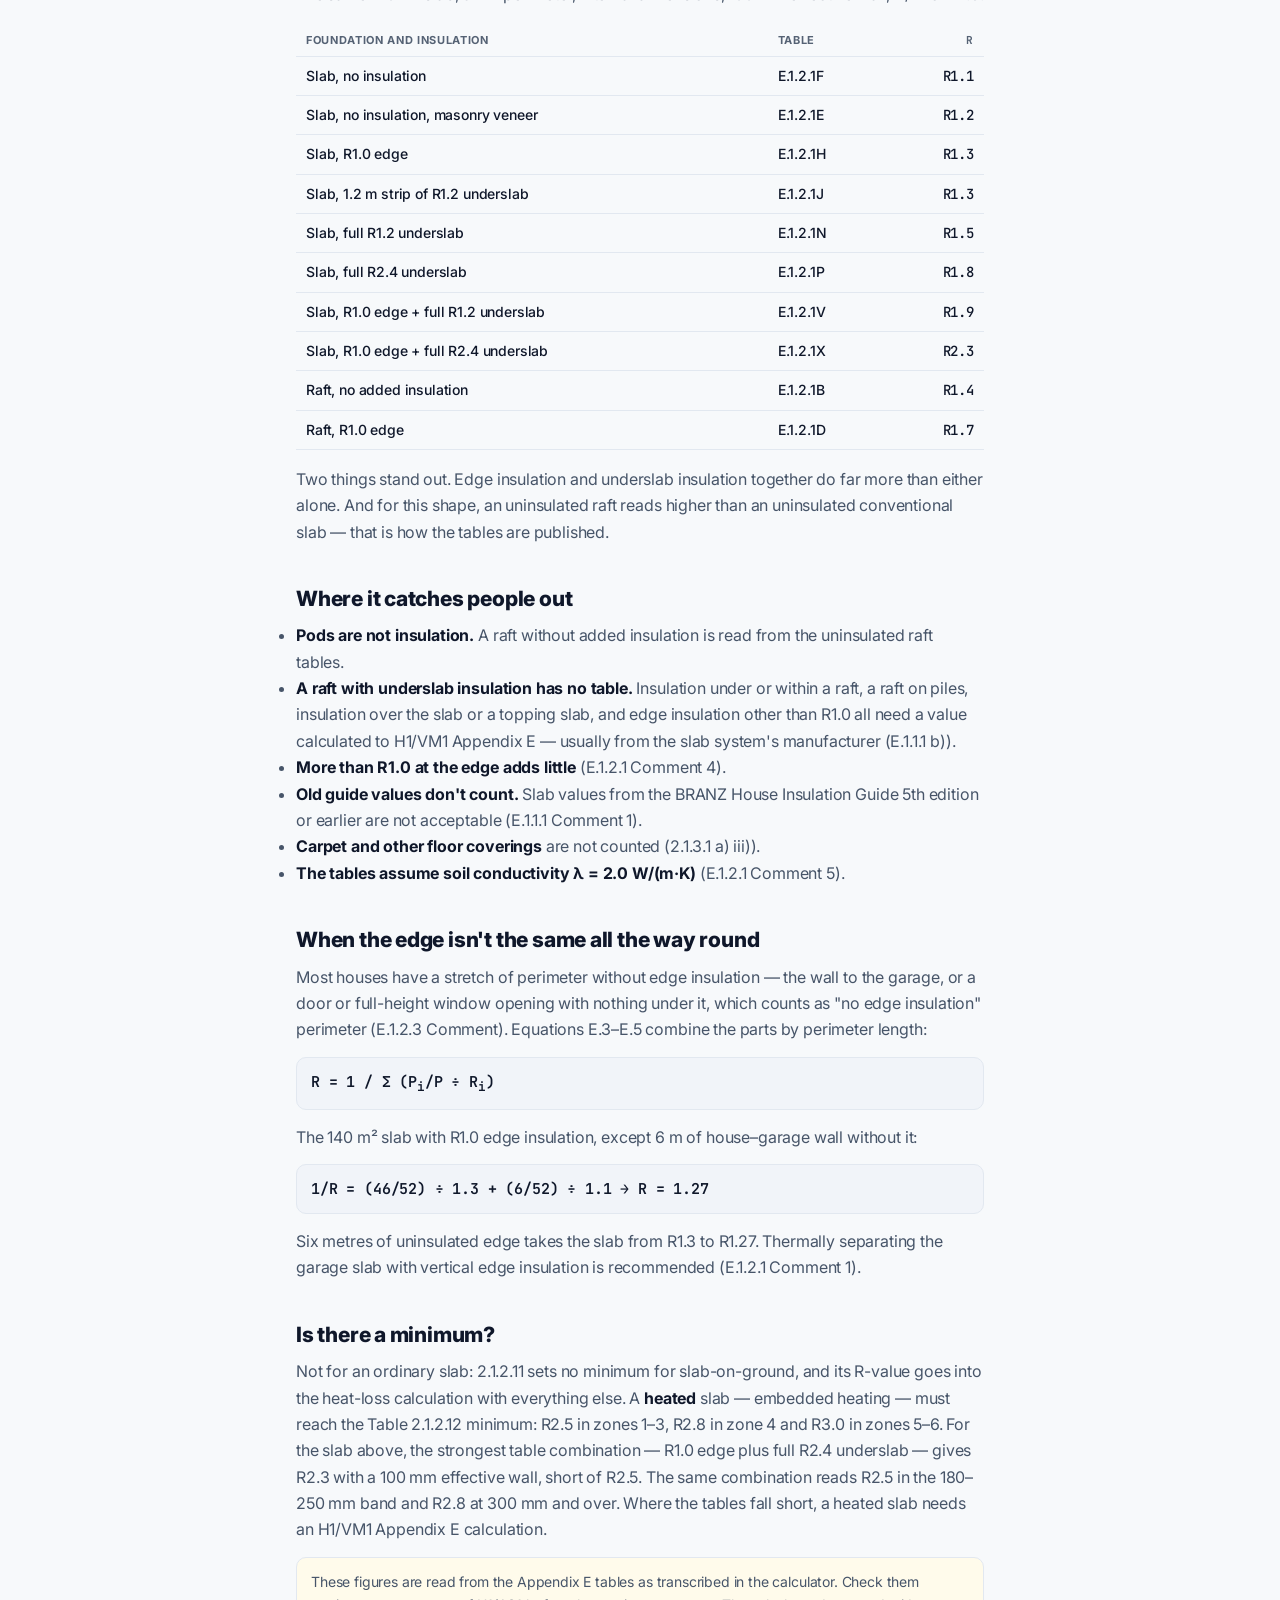
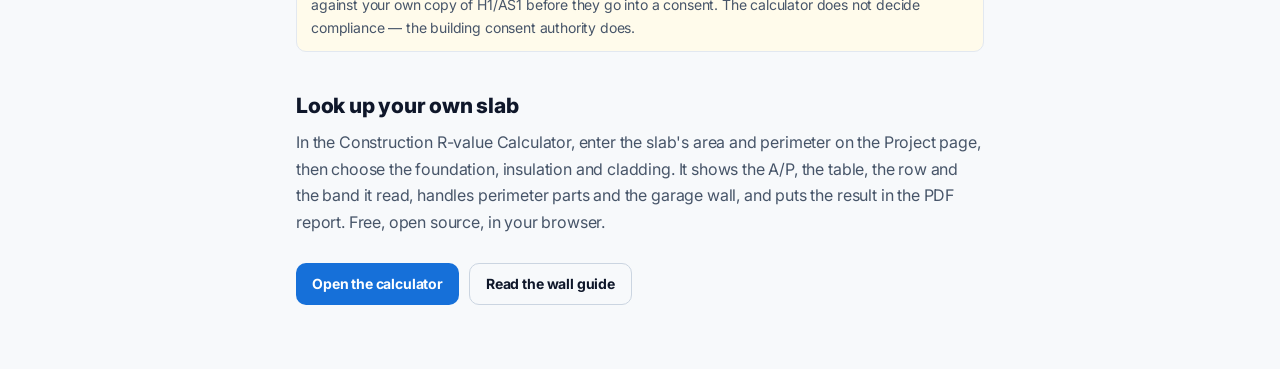
<file: guides/slab-on-ground-r-value-h1-as1.html>
<!DOCTYPE html>
<html lang="en">
<head>
<meta charset="utf-8">
<meta name="viewport" content="width=device-width, initial-scale=1.0">
<title>Slab-on-ground R-values under H1/AS1 6th edition: the Appendix E lookup, step by step</title>
<meta name="description" content="How to find a slab-on-ground construction R-value for H1/AS1 6th edition from the Appendix E tables — area and perimeter, A/P, the 24 tables, rafts, edge and underslab insulation and the garage wall — with worked figures.">
<link rel="canonical" href="https://rvalue.ezbuild.co.nz/guides/slab-on-ground-r-value-h1-as1.html">
<meta property="og:type" content="article">
<meta property="og:title" content="Slab-on-ground R-values: the Appendix E lookup, step by step">
<meta property="og:description" content="A/P, the 24 tables, rafts, edge insulation and the garage wall — with worked figures for a 140 m² slab.">
<meta property="og:image" content="https://rvalue.ezbuild.co.nz/og-image.png">
<meta name="twitter:card" content="summary_large_image">
<link rel="preconnect" href="https://fonts.googleapis.com"><link rel="preconnect" href="https://fonts.gstatic.com" crossorigin>
<link href="https://fonts.googleapis.com/css2?family=Inter:wght@400;500;600;700;800&family=JetBrains+Mono:wght@500;600&display=swap" rel="stylesheet">
<link rel="stylesheet" href="../css/rvc.css?v=3">
<style>
body{margin:0;background:var(--bg);color:var(--text);font-family:Inter,sans-serif}
.g-nav{display:flex;align-items:center;justify-content:space-between;gap:16px;padding:16px 24px;border-bottom:1px solid var(--glass-br)}
.g-nav a{color:var(--text-2);text-decoration:none;font:500 13.5px/1 Inter}.g-nav .logo{color:var(--text);font:900 22px/1 Inter;letter-spacing:-.02em;display:flex;align-items:center;gap:10px}.g-nav .beta{font:800 10px/1 Inter;letter-spacing:.12em;text-transform:uppercase;padding:4px 7px;border-radius:6px;color:#1978e5;background:rgba(25,120,229,.15);border:1px solid rgba(25,120,229,.3)}.g-links{display:flex;gap:32px}.g-nav a.on{color:var(--text)}.nav-go{display:inline-flex;align-items:center;height:36px;padding:0 16px;border-radius:8px;background:#1978e5;color:#fff!important;font:700 13.5px/1 Inter!important;white-space:nowrap}.nav-go.soon{background:var(--surface-3);color:var(--text-3)!important;box-shadow:none;cursor:not-allowed}.nav-go.soon:hover{background:var(--surface-3)}@media(max-width:700px){.g-links{display:none}}
.g{max-width:720px;margin:0 auto;padding:40px 16px 64px}
.g .kicker{font:700 11px/1.4 Inter;letter-spacing:.09em;text-transform:uppercase;color:var(--brand-on)}
.g h1{font:800 32px/1.18 Inter;letter-spacing:-.02em;margin:10px 0 14px;text-wrap:balance}
.g h2{font:800 21px/1.3 Inter;letter-spacing:-.01em;margin:40px 0 10px}
.g p,.g li{font:400 16px/1.65 Inter;color:var(--text-2)}.g p b,.g li b{color:var(--text)}
.g p{margin:0 0 14px}.g a{color:var(--brand-on)}
.g .lead{font-size:18px;color:var(--text)}
.g table{width:100%;border-collapse:collapse;margin:16px 0;font:500 14px/1.45 Inter}
.g th,.g td{padding:9px 10px;border-bottom:1px solid var(--border);text-align:left;vertical-align:top}
.g th{font:700 11px/1.3 Inter;letter-spacing:.06em;text-transform:uppercase;color:var(--text-3)}
.g td.n,.g th.n{text-align:right;font-family:'JetBrains Mono',monospace;white-space:nowrap}
.g tr.tot td{font-weight:800;color:var(--text);border-bottom:0}
.g .eq{font:600 15px/1.6 'JetBrains Mono',monospace;background:var(--surface-2);border:1px solid var(--border);border-radius:10px;padding:12px 14px;overflow-x:auto;color:var(--text)}
.g .note{background:var(--review-soft);border:1px solid var(--border);border-radius:10px;padding:12px 14px;font-size:14px}
.g-cta{display:flex;flex-wrap:wrap;gap:10px;margin:28px 0 0}
.btn{display:inline-flex;align-items:center;height:42px;padding:0 16px;border-radius:10px;font:700 14px/1 Inter;text-decoration:none}
.btn.p{background:var(--brand);color:#fff}.btn.s{border:1px solid var(--border-strong);color:var(--text)}
.tw{overflow-x:auto}
</style>
</head>
<body data-theme="light">
<script>/* theme: the same preference as ezbuild.co.nz — a cookie shared by every *.ezbuild.co.nz site, then this site's own storage; light when nothing is saved, as on the main site */(function(){var p=null;try{var m=document.cookie.match(/(?:^|;\s*)ezbuild-theme=(light|dark|system)/);p=m?m[1]:localStorage.getItem('ezbuild-theme')}catch(e){}if(p==='system')p=window.matchMedia&&matchMedia('(prefers-color-scheme: dark)').matches?'dark':'light';document.body.dataset.theme=p==='dark'?'dark':'light'})()</script>
<nav class="g-nav"><a class="logo" href="https://ezbuild.co.nz/">EZbuild<span class="beta">Beta</span></a><span class="g-links"><a href="https://ezbuild.co.nz/">Home</a><a href="https://ezbuild.co.nz/for-revit.html">For Revit</a><a class="on" href="../index.html">Construction R-value</a></span><span class="nav-go soon" role="link" aria-disabled="true" title="Coming soon">Get Started →</span></nav>
<article class="g">
<p class="kicker">H1/AS1 6th edition · Slab on ground</p>
<h1>Slab-on-ground R-values: the Appendix E lookup, step by step</h1>
<p class="lead">There is no layer-by-layer calculation for a concrete slab on ground. H1/AS1 6th edition gives its construction R-value in <b>24 tables in Appendix E</b> — and which number you read depends on four things: the slab's shape, the foundation, the insulation and the external wall.</p>

<h2>1. Measure the area and the perimeter</h2>
<p>Use the internal dimensions of the heated slab: Equation E.1 is simply <b>A/P = area ÷ perimeter</b>. Two rules decide what goes in:</p>
<ul>
<li><b>Leave out</b> the garage, porch and any other unconditioned slab when measuring the area.</li>
<li><b>Keep in the perimeter</b> the wall between the house and the garage (E.1.2.2) — heat still leaves the slab there.</li>
</ul>
<p>Measuring on external dimensions instead? Equation E.2 takes A/P − w/2, where w is the effective wall thickness in metres. For a 140 m² slab with a 52 m perimeter and a 100 mm wall, that is 2.69 − 0.05 = 2.64 — the same table row either way here.</p>
<p>Two heated slabs that don't touch, with an unconditioned area between them, are calculated separately (E.1.2.2 Comment 3).</p>

<h2>2. Find the row — the smaller one</h2>
<p>The tables have rows for A/P from 0.6 up to 10.0 and above. Between two rows you use the <b>smaller</b> A/P — there is no interpolation. 140 ÷ 52 = 2.69, so you read the 2.6 row.</p>
<p>Shape matters more than you might expect. For a conventional slab with no insulation and a light-clad wall:</p>
<table>
<tr><th>Slab</th><th class="n">A/P</th><th class="n">Row</th><th class="n">R</th></tr>
<tr><td>90 m², 40 m perimeter</td><td class="n">2.25</td><td class="n">2.2</td><td class="n">R0.9</td></tr>
<tr><td>140 m², 52 m perimeter</td><td class="n">2.69</td><td class="n">2.6</td><td class="n">R1.1</td></tr>
<tr><td>200 m², 62 m perimeter</td><td class="n">3.23</td><td class="n">3.2</td><td class="n">R1.2</td></tr>
</table>
<p>A bigger, squarer slab has less edge per square metre, and most of a slab's heat loss is at the edge.</p>

<h2>3. Pick the table</h2>
<p>The 24 tables cover every combination of:</p>
<ul>
<li><b>Foundation</b> — a conventional slab with footings, or a concrete raft (waffle / pods)</li>
<li><b>Vertical edge insulation</b> — none or R1.0</li>
<li><b>Underslab insulation</b> — none, a 1.2 m perimeter strip of R1.2 or R2.4, or full cover R1.2 or R2.4 (slab floors only)</li>
<li><b>External wall</b> — masonry veneer or other cladding</li>
</ul>
<p>Within the table, the column is the effective wall thickness band: 90–140, 140–180, 180–250, 250–300 or 300 mm and over — the horizontal distance from the outer edge of the slab to the inside face of the wall. It matters most on insulated slabs: with R1.0 edge and full R2.4 underslab, the slab below goes from R2.3 at 100 mm to R2.8 at 300 mm and over.</p>

<h2>What each choice is worth</h2>
<p>The same 140 m² slab, 52 m perimeter, internal dimensions, 100 mm effective wall, A/P row 2.6:</p>
<table>
<tr><th>Foundation and insulation</th><th>Table</th><th class="n">R</th></tr>
<tr><td>Slab, no insulation</td><td>E.1.2.1F</td><td class="n">R1.1</td></tr>
<tr><td>Slab, no insulation, masonry veneer</td><td>E.1.2.1E</td><td class="n">R1.2</td></tr>
<tr><td>Slab, R1.0 edge</td><td>E.1.2.1H</td><td class="n">R1.3</td></tr>
<tr><td>Slab, 1.2 m strip of R1.2 underslab</td><td>E.1.2.1J</td><td class="n">R1.3</td></tr>
<tr><td>Slab, full R1.2 underslab</td><td>E.1.2.1N</td><td class="n">R1.5</td></tr>
<tr><td>Slab, full R2.4 underslab</td><td>E.1.2.1P</td><td class="n">R1.8</td></tr>
<tr><td>Slab, R1.0 edge + full R1.2 underslab</td><td>E.1.2.1V</td><td class="n">R1.9</td></tr>
<tr><td>Slab, R1.0 edge + full R2.4 underslab</td><td>E.1.2.1X</td><td class="n">R2.3</td></tr>
<tr><td>Raft, no added insulation</td><td>E.1.2.1B</td><td class="n">R1.4</td></tr>
<tr><td>Raft, R1.0 edge</td><td>E.1.2.1D</td><td class="n">R1.7</td></tr>
</table>
<p>Two things stand out. Edge insulation and underslab insulation together do far more than either alone. And for this shape, an uninsulated raft reads higher than an uninsulated conventional slab — that is how the tables are published.</p>

<h2>Where it catches people out</h2>
<ul>
<li><b>Pods are not insulation.</b> A raft without added insulation is read from the uninsulated raft tables.</li>
<li><b>A raft with underslab insulation has no table.</b> Insulation under or within a raft, a raft on piles, insulation over the slab or a topping slab, and edge insulation other than R1.0 all need a value calculated to H1/VM1 Appendix E — usually from the slab system's manufacturer (E.1.1.1 b)).</li>
<li><b>More than R1.0 at the edge adds little</b> (E.1.2.1 Comment 4).</li>
<li><b>Old guide values don't count.</b> Slab values from the BRANZ House Insulation Guide 5th edition or earlier are not acceptable (E.1.1.1 Comment 1).</li>
<li><b>Carpet and other floor coverings</b> are not counted (2.1.3.1 a) iii)).</li>
<li><b>The tables assume soil conductivity λ = 2.0 W/(m·K)</b> (E.1.2.1 Comment 5).</li>
</ul>

<h2>When the edge isn't the same all the way round</h2>
<p>Most houses have a stretch of perimeter without edge insulation — the wall to the garage, or a door or full-height window opening with nothing under it, which counts as "no edge insulation" perimeter (E.1.2.3 Comment). Equations E.3–E.5 combine the parts by perimeter length:</p>
<p class="eq">R = 1 / Σ (P<sub>i</sub>/P ÷ R<sub>i</sub>)</p>
<p>The 140 m² slab with R1.0 edge insulation, except 6 m of house–garage wall without it:</p>
<p class="eq">1/R = (46/52) ÷ 1.3 + (6/52) ÷ 1.1 → R = 1.27</p>
<p>Six metres of uninsulated edge takes the slab from R1.3 to R1.27. Thermally separating the garage slab with vertical edge insulation is recommended (E.1.2.1 Comment 1).</p>

<h2>Is there a minimum?</h2>
<p>Not for an ordinary slab: 2.1.2.11 sets no minimum for slab-on-ground, and its R-value goes into the heat-loss calculation with everything else. A <b>heated</b> slab — embedded heating — must reach the Table 2.1.2.12 minimum: R2.5 in zones 1–3, R2.8 in zone 4 and R3.0 in zones 5–6. For the slab above, the strongest table combination — R1.0 edge plus full R2.4 underslab — gives R2.3 with a 100 mm effective wall, short of R2.5. The same combination reads R2.5 in the 180–250 mm band and R2.8 at 300 mm and over. Where the tables fall short, a heated slab needs an H1/VM1 Appendix E calculation.</p>

<p class="note">These figures are read from the Appendix E tables as transcribed in the calculator. Check them against your own copy of H1/AS1 before they go into a consent. The calculator does not decide compliance — the building consent authority does.</p>

<h2>Look up your own slab</h2>
<p>In the Construction R-value Calculator, enter the slab's area and perimeter on the Project page, then choose the foundation, insulation and cladding. It shows the A/P, the table, the row and the band it read, handles perimeter parts and the garage wall, and puts the result in the PDF report. Free, open source, in your browser.</p>
<div class="g-cta"><a class="btn p" href="../index.html">Open the calculator</a><a class="btn s" href="wall-r-value-h1-as1.html">Read the wall guide</a></div>
</article>
<script data-goatcounter="https://ezbuild.goatcounter.com/count" async src="https://gc.zgo.at/count.js"></script>
</body>
</html>
</file>
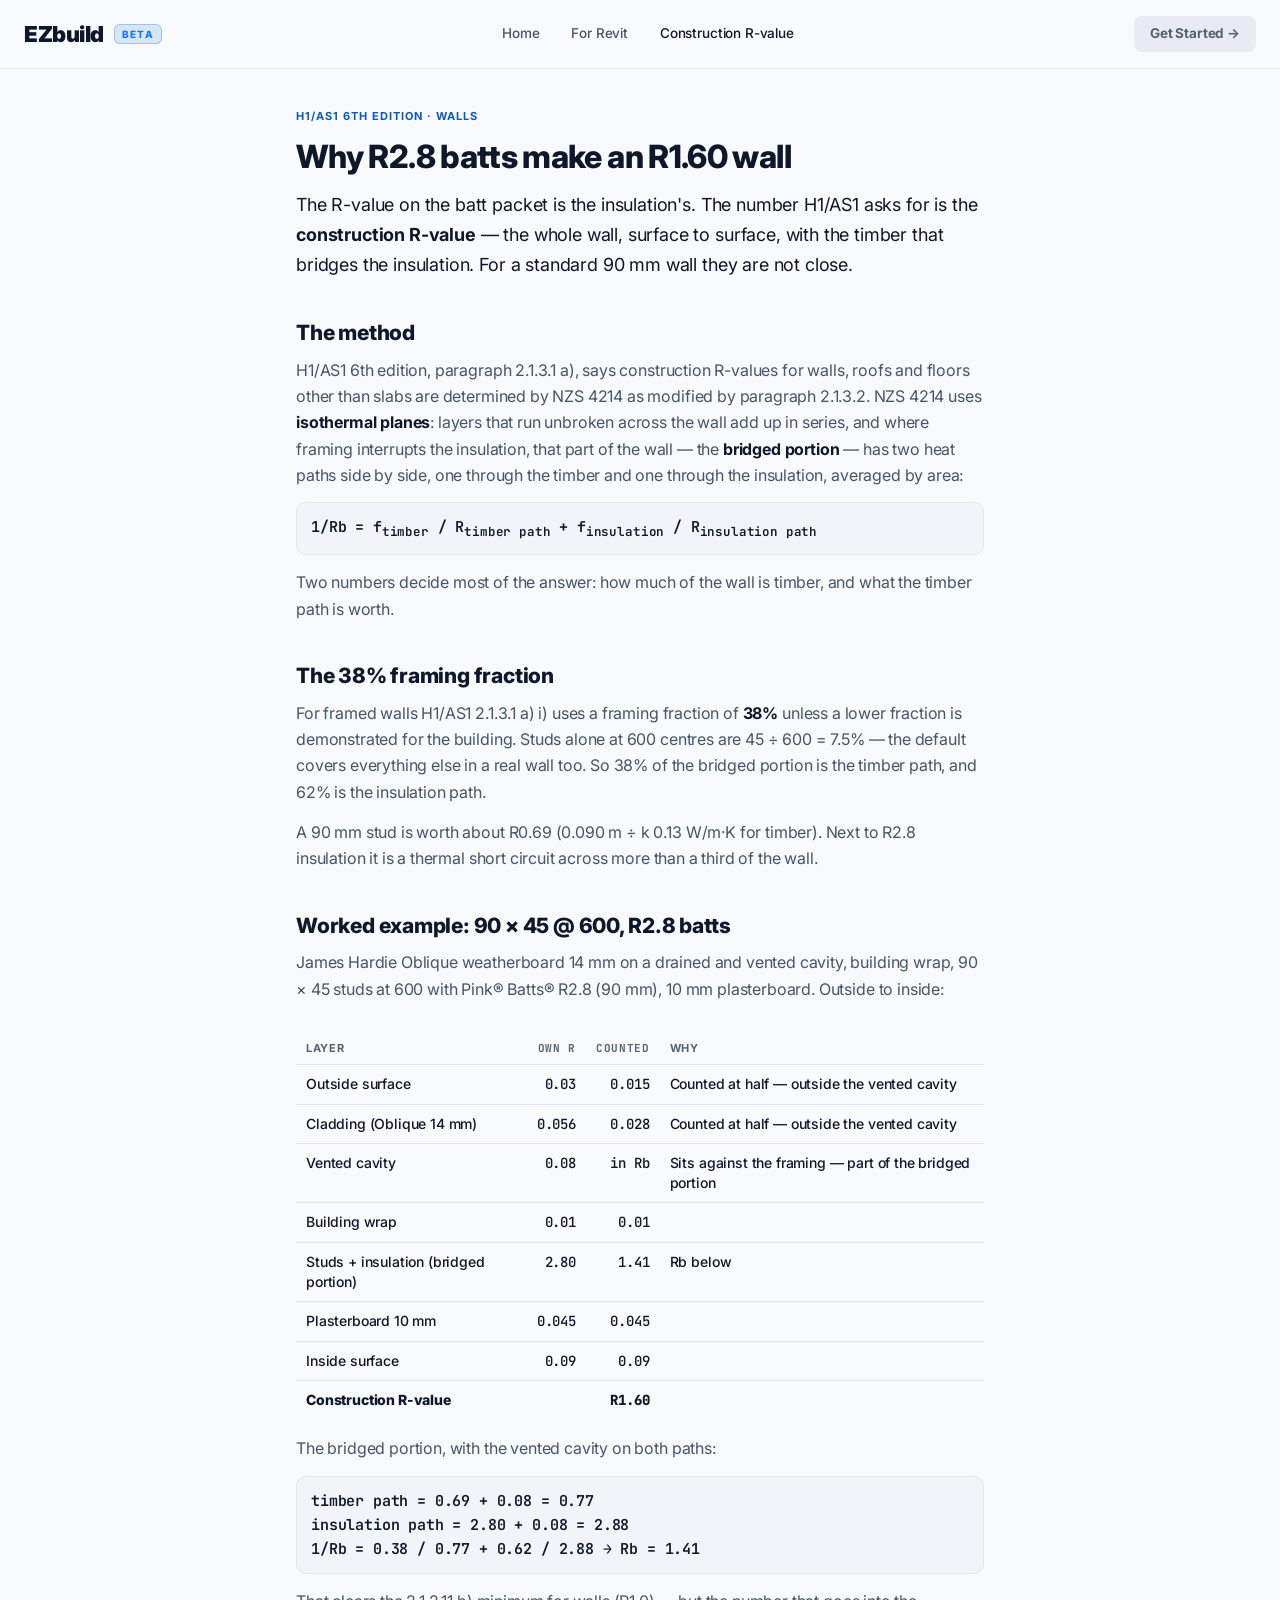
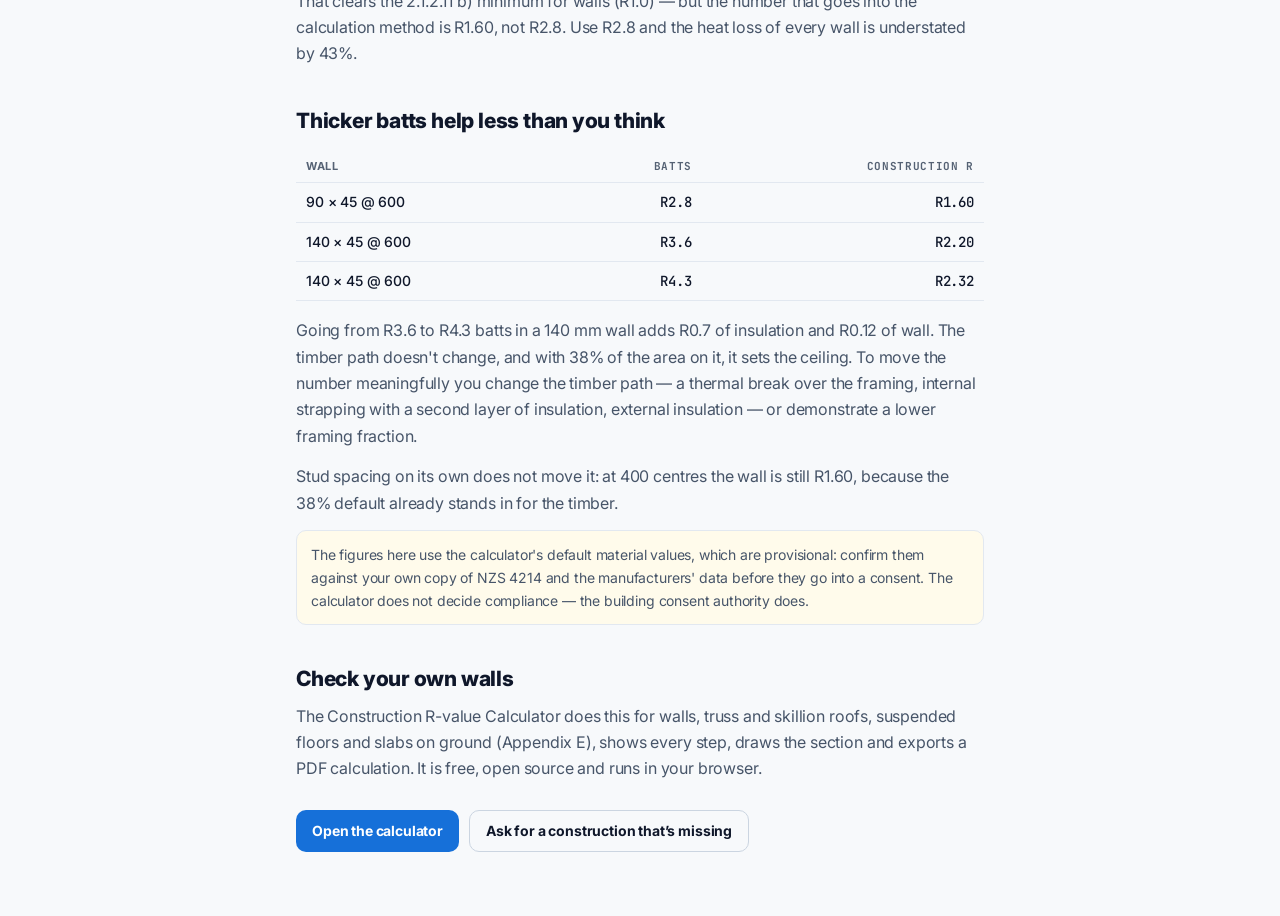
<file: guides/wall-r-value-h1-as1.html>
<!DOCTYPE html>
<html lang="en">
<head>
<meta charset="utf-8">
<meta name="viewport" content="width=device-width, initial-scale=1.0">
<title>Wall R-value under H1/AS1 6th edition: why R2.8 batts make an R1.60 wall</title>
<meta name="description" content="How a timber-framed wall's construction R-value is calculated for H1/AS1 6th edition — NZS 4214 isothermal planes, the 38% framing fraction and the vented cavity — with a worked example, layer by layer.">
<link rel="canonical" href="https://rvalue.ezbuild.co.nz/guides/wall-r-value-h1-as1.html">
<meta property="og:type" content="article">
<meta property="og:title" content="Why R2.8 batts make an R1.60 wall — H1/AS1 6th edition">
<meta property="og:description" content="The 38% framing fraction, the vented cavity and the bridged portion, worked through layer by layer.">
<meta property="og:image" content="https://rvalue.ezbuild.co.nz/og-image.png">
<meta name="twitter:card" content="summary_large_image">
<link rel="preconnect" href="https://fonts.googleapis.com"><link rel="preconnect" href="https://fonts.gstatic.com" crossorigin>
<link href="https://fonts.googleapis.com/css2?family=Inter:wght@400;500;600;700;800&family=JetBrains+Mono:wght@500;600&display=swap" rel="stylesheet">
<link rel="stylesheet" href="../css/rvc.css?v=3">
<style>
body{margin:0;background:var(--bg);color:var(--text);font-family:Inter,sans-serif}
.g-nav{display:flex;align-items:center;justify-content:space-between;gap:16px;padding:16px 24px;border-bottom:1px solid var(--glass-br)}
.g-nav a{color:var(--text-2);text-decoration:none;font:500 13.5px/1 Inter}.g-nav .logo{color:var(--text);font:900 22px/1 Inter;letter-spacing:-.02em;display:flex;align-items:center;gap:10px}.g-nav .beta{font:800 10px/1 Inter;letter-spacing:.12em;text-transform:uppercase;padding:4px 7px;border-radius:6px;color:#1978e5;background:rgba(25,120,229,.15);border:1px solid rgba(25,120,229,.3)}.g-links{display:flex;gap:32px}.g-nav a.on{color:var(--text)}.nav-go{display:inline-flex;align-items:center;height:36px;padding:0 16px;border-radius:8px;background:#1978e5;color:#fff!important;font:700 13.5px/1 Inter!important;white-space:nowrap}.nav-go.soon{background:var(--surface-3);color:var(--text-3)!important;box-shadow:none;cursor:not-allowed}.nav-go.soon:hover{background:var(--surface-3)}@media(max-width:700px){.g-links{display:none}}
.g{max-width:720px;margin:0 auto;padding:40px 16px 64px}
.g .kicker{font:700 11px/1.4 Inter;letter-spacing:.09em;text-transform:uppercase;color:var(--brand-on)}
.g h1{font:800 32px/1.18 Inter;letter-spacing:-.02em;margin:10px 0 14px;text-wrap:balance}
.g h2{font:800 21px/1.3 Inter;letter-spacing:-.01em;margin:40px 0 10px}
.g p,.g li{font:400 16px/1.65 Inter;color:var(--text-2)}.g p b,.g li b{color:var(--text)}
.g p{margin:0 0 14px}.g a{color:var(--brand-on)}
.g .lead{font-size:18px;color:var(--text)}
.g table{width:100%;border-collapse:collapse;margin:16px 0;font:500 14px/1.45 Inter}
.g th,.g td{padding:9px 10px;border-bottom:1px solid var(--border);text-align:left;vertical-align:top}
.g th{font:700 11px/1.3 Inter;letter-spacing:.06em;text-transform:uppercase;color:var(--text-3)}
.g td.n,.g th.n{text-align:right;font-family:'JetBrains Mono',monospace;white-space:nowrap}
.g tr.tot td{font-weight:800;color:var(--text);border-bottom:0}
.g .eq{font:600 15px/1.6 'JetBrains Mono',monospace;background:var(--surface-2);border:1px solid var(--border);border-radius:10px;padding:12px 14px;overflow-x:auto;color:var(--text)}
.g .note{background:var(--review-soft);border:1px solid var(--border);border-radius:10px;padding:12px 14px;font-size:14px}
.g-cta{display:flex;flex-wrap:wrap;gap:10px;margin:28px 0 0}
.btn{display:inline-flex;align-items:center;height:42px;padding:0 16px;border-radius:10px;font:700 14px/1 Inter;text-decoration:none}
.btn.p{background:var(--brand);color:#fff}.btn.s{border:1px solid var(--border-strong);color:var(--text)}
.tw{overflow-x:auto}
</style>
</head>
<body data-theme="light">
<script>/* theme: the same preference as ezbuild.co.nz — a cookie shared by every *.ezbuild.co.nz site, then this site's own storage; light when nothing is saved, as on the main site */(function(){var p=null;try{var m=document.cookie.match(/(?:^|;\s*)ezbuild-theme=(light|dark|system)/);p=m?m[1]:localStorage.getItem('ezbuild-theme')}catch(e){}if(p==='system')p=window.matchMedia&&matchMedia('(prefers-color-scheme: dark)').matches?'dark':'light';document.body.dataset.theme=p==='dark'?'dark':'light'})()</script>
<nav class="g-nav"><a class="logo" href="https://ezbuild.co.nz/">EZbuild<span class="beta">Beta</span></a><span class="g-links"><a href="https://ezbuild.co.nz/">Home</a><a href="https://ezbuild.co.nz/for-revit.html">For Revit</a><a class="on" href="../index.html">Construction R-value</a></span><span class="nav-go soon" role="link" aria-disabled="true" title="Coming soon">Get Started →</span></nav>
<article class="g">
<p class="kicker">H1/AS1 6th edition · Walls</p>
<h1>Why R2.8 batts make an R1.60 wall</h1>
<p class="lead">The R-value on the batt packet is the insulation's. The number H1/AS1 asks for is the <b>construction R-value</b> — the whole wall, surface to surface, with the timber that bridges the insulation. For a standard 90 mm wall they are not close.</p>

<h2>The method</h2>
<p>H1/AS1 6th edition, paragraph 2.1.3.1 a), says construction R-values for walls, roofs and floors other than slabs are determined by NZS 4214 as modified by paragraph 2.1.3.2. NZS 4214 uses <b>isothermal planes</b>: layers that run unbroken across the wall add up in series, and where framing interrupts the insulation, that part of the wall — the <b>bridged portion</b> — has two heat paths side by side, one through the timber and one through the insulation, averaged by area:</p>
<p class="eq">1/Rb = f<sub>timber</sub> / R<sub>timber path</sub> + f<sub>insulation</sub> / R<sub>insulation path</sub></p>
<p>Two numbers decide most of the answer: how much of the wall is timber, and what the timber path is worth.</p>

<h2>The 38% framing fraction</h2>
<p>For framed walls H1/AS1 2.1.3.1 a) i) uses a framing fraction of <b>38%</b> unless a lower fraction is demonstrated for the building. Studs alone at 600 centres are 45 ÷ 600 = 7.5% — the default covers everything else in a real wall too. So 38% of the bridged portion is the timber path, and 62% is the insulation path.</p>
<p>A 90 mm stud is worth about R0.69 (0.090 m ÷ k 0.13 W/m·K for timber). Next to R2.8 insulation it is a thermal short circuit across more than a third of the wall.</p>

<h2>Worked example: 90 × 45 @ 600, R2.8 batts</h2>
<p>James Hardie Oblique weatherboard 14 mm on a drained and vented cavity, building wrap, 90 × 45 studs at 600 with Pink® Batts® R2.8 (90 mm), 10 mm plasterboard. Outside to inside:</p>
<div class="tw"><table>
<tr><th>Layer</th><th class="n">Own R</th><th class="n">Counted</th><th>Why</th></tr>
<tr><td>Outside surface</td><td class="n">0.03</td><td class="n">0.015</td><td>Counted at half — outside the vented cavity</td></tr>
<tr><td>Cladding (Oblique 14 mm)</td><td class="n">0.056</td><td class="n">0.028</td><td>Counted at half — outside the vented cavity</td></tr>
<tr><td>Vented cavity</td><td class="n">0.08</td><td class="n">in Rb</td><td>Sits against the framing — part of the bridged portion</td></tr>
<tr><td>Building wrap</td><td class="n">0.01</td><td class="n">0.01</td><td></td></tr>
<tr><td>Studs + insulation (bridged portion)</td><td class="n">2.80</td><td class="n">1.41</td><td>Rb below</td></tr>
<tr><td>Plasterboard 10 mm</td><td class="n">0.045</td><td class="n">0.045</td><td></td></tr>
<tr><td>Inside surface</td><td class="n">0.09</td><td class="n">0.09</td><td></td></tr>
<tr class="tot"><td>Construction R-value</td><td class="n"></td><td class="n">R1.60</td><td></td></tr>
</table></div>
<p>The bridged portion, with the vented cavity on both paths:</p>
<p class="eq">timber path = 0.69 + 0.08 = 0.77<br>insulation path = 2.80 + 0.08 = 2.88<br>1/Rb = 0.38 / 0.77 + 0.62 / 2.88 → Rb = 1.41</p>
<p>That clears the 2.1.2.11 b) minimum for walls (R1.0) — but the number that goes into the calculation method is R1.60, not R2.8. Use R2.8 and the heat loss of every wall is understated by 43%.</p>

<h2>Thicker batts help less than you think</h2>
<table>
<tr><th>Wall</th><th class="n">Batts</th><th class="n">Construction R</th></tr>
<tr><td>90 × 45 @ 600</td><td class="n">R2.8</td><td class="n">R1.60</td></tr>
<tr><td>140 × 45 @ 600</td><td class="n">R3.6</td><td class="n">R2.20</td></tr>
<tr><td>140 × 45 @ 600</td><td class="n">R4.3</td><td class="n">R2.32</td></tr>
</table>
<p>Going from R3.6 to R4.3 batts in a 140 mm wall adds R0.7 of insulation and R0.12 of wall. The timber path doesn't change, and with 38% of the area on it, it sets the ceiling. To move the number meaningfully you change the timber path — a thermal break over the framing, internal strapping with a second layer of insulation, external insulation — or demonstrate a lower framing fraction.</p>
<p>Stud spacing on its own does not move it: at 400 centres the wall is still R1.60, because the 38% default already stands in for the timber.</p>

<p class="note">The figures here use the calculator's default material values, which are provisional: confirm them against your own copy of NZS 4214 and the manufacturers' data before they go into a consent. The calculator does not decide compliance — the building consent authority does.</p>

<h2>Check your own walls</h2>
<p>The Construction R-value Calculator does this for walls, truss and skillion roofs, suspended floors and slabs on ground (Appendix E), shows every step, draws the section and exports a PDF calculation. It is free, open source and runs in your browser.</p>
<div class="g-cta"><a class="btn p" href="../index.html">Open the calculator</a><a class="btn s" href="https://github.com/qq624444359/NZ-Construction-R-Value/issues/new/choose">Ask for a construction that’s missing</a></div>
</article>
<script data-goatcounter="https://ezbuild.goatcounter.com/count" async src="https://gc.zgo.at/count.js"></script>
</body>
</html>
</file>
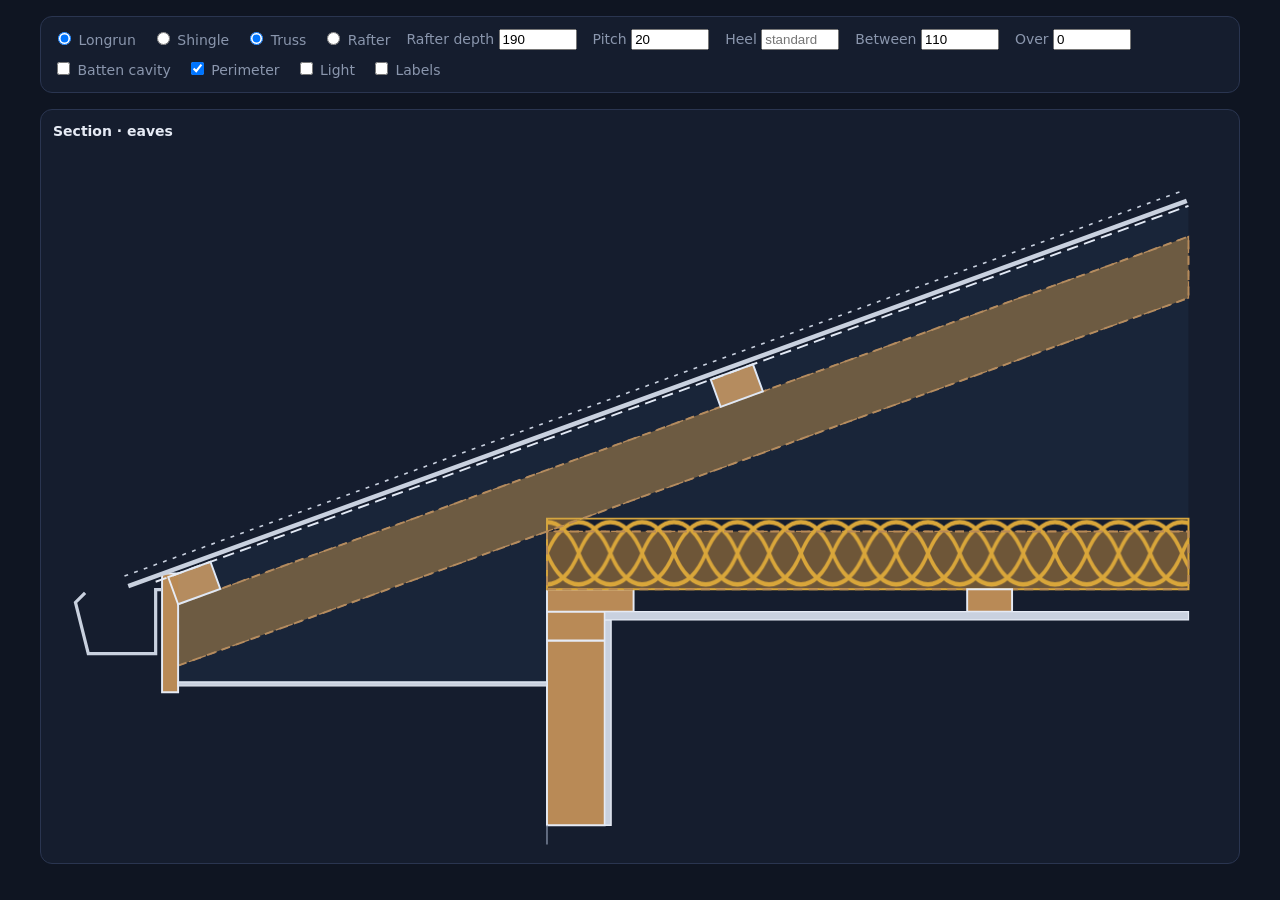
<file: docs/design-briefs/assets/eaves-section-preview.html>
<!doctype html>
<html lang="en">
<head>
<meta charset="utf-8">
<meta name="viewport" content="width=device-width, initial-scale=1">
<title>Eaves Section Preview</title>
<style>
  :root {
    --bg: #0f1522; --surface: #151d2e; --ink: #e6ebf5; --ink-3: #8a96ad; --hairline: #2a3550;
    --brand: #3b82f6; --timber: #b98a56; --timber-beyond: #6e5638; --insulation: #d9a63a;
    --lining: #c9d1df; --air: #5fb3ff;
  }
  :root[data-theme="light"] {
    --bg: #f5f7fb; --surface: #ffffff; --ink: #1b2333; --ink-3: #5d6880; --hairline: #d5dbe6;
    --timber: #b07c45; --timber-beyond: #dcc4a3; --insulation: #e0a92c; --lining: #7d8799; --air: #1f7ae0;
  }
  body { margin: 0; background: var(--bg); color: var(--ink); font: 14px/1.4 system-ui, sans-serif; }
  main { max-width: 1200px; margin: 0 auto; padding: 16px; display: grid; gap: 16px; }
  .panel { background: var(--surface); border: 1px solid var(--hairline); border-radius: 12px; padding: 12px; }
  .panel h2 { margin: 0 0 8px; font-size: 14px; }
  form { display: flex; flex-wrap: wrap; gap: 8px 16px; align-items: center; }
  label { color: var(--ink-3); } input[type=number] { width: 70px; }

  .eaves-section { width: 100%; height: auto; display: block; }
  .eaves-section .cut { stroke: var(--ink); stroke-width: 3; }
  .eaves-section .timber { fill: var(--timber); }
  .eaves-section .cut.x { fill: var(--timber); }
  .eaves-section .beyond { fill: var(--timber-beyond); stroke: var(--timber); stroke-width: 2; stroke-dasharray: 10 8; }
  .eaves-section .cut.lining, .eaves-section .cut.ply { fill: var(--lining); stroke-width: 2; }
  .eaves-section .cut.ply { fill: var(--timber); }
  .eaves-section .insulation { stroke: var(--insulation); stroke-width: 3; }
  .eaves-section .batt { fill: none; stroke: var(--insulation); stroke-width: 4; }
  .eaves-section .beyond-outline { fill: none; stroke: var(--timber); stroke-width: 3; stroke-dasharray: 14 10; }
  .eaves-section .strong-heel { stroke: var(--ink-3); }
  .eaves-section .roofspace-fill { fill: var(--air); fill-opacity: .05; stroke: none; }
  .eaves-section .squashed { fill: #ff6b3d; fill-opacity: .18; stroke: none; }
  .eaves-section .sheet { fill: none; stroke: var(--lining); stroke-width: 7; }
  .eaves-section .sheet-rib { fill: none; stroke: var(--lining); stroke-width: 2.5; stroke-dasharray: 6 10; }
  .eaves-section .underlay { fill: none; stroke: var(--ink); stroke-width: 3; stroke-dasharray: 18 10; }
  .eaves-section .underlay.solid { stroke-dasharray: none; stroke-width: 3; }
  .eaves-section .shingles { fill: none; stroke: var(--ink-3); stroke-width: 4; }
  .eaves-section .gutter { fill: none; stroke: var(--lining); stroke-width: 5; }
  .eaves-section .edge { stroke: var(--ink-3); stroke-width: 2; }
  .eaves-section .leader { fill: none; stroke: var(--ink-3); stroke-width: 1.5; }
  .eaves-section .leader-dot { fill: var(--ink-3); }
  .eaves-section .label { fill: var(--ink); font-size: 44px; }
  .eaves-section .note { fill: var(--ink-3); font-size: 44px; font-style: italic; }
  .eaves-section .caption { fill: var(--ink-3); font-size: 38px; letter-spacing: 4px; }
  .eaves-section .dim { stroke: var(--ink-3); stroke-width: 2; fill: none; }
  .eaves-section .dim.strong { stroke: var(--insulation); }
  .eaves-section .dimtext { fill: var(--ink-3); font-size: 40px; }
  .eaves-section .dimtext.strong { fill: var(--insulation); }
</style>
</head>
<body>
<main>
  <div class="panel">
    <form id="f">
      <label><input type="radio" name="roofing" value="longrun" checked> Longrun</label>
      <label><input type="radio" name="roofing" value="shingle"> Shingle</label>
      <label><input type="radio" name="structure" value="truss" checked> Truss</label>
      <label><input type="radio" name="structure" value="rafter"> Rafter</label>
      <label>Rafter depth <input type="number" name="rd" value="190"></label>
      <label>Pitch <input type="number" name="pitch" value="20"></label>
      <label>Heel <input type="number" name="heel" placeholder="standard"></label>
      <label>Between <input type="number" name="t1" value="110"></label>
      <label>Over <input type="number" name="t2" value="0"></label>
      <label><input type="checkbox" name="cav"> Batten cavity</label>
      <label><input type="checkbox" name="per" checked> Perimeter</label>
      <label><input type="checkbox" name="light"> Light</label>
      <label><input type="checkbox" name="lab"> Labels</label>
    </form>
  </div>
  <div class="panel"><h2>Section · eaves</h2><div id="out"></div></div>
</main>
<script src="eaves-section.js"></script>
<script>
  var form = document.getElementById('f');
  function draw() {
    var v = function (n) { return form.elements[n].value; };
    var ins = [{ layer: 'between', label: 'R2.6 · ' + v('t1') + ' mm', thickness: +v('t1') }];
    if (+v('t2') > 0) ins.push({ layer: 'over', label: 'R3.6 · ' + v('t2') + ' mm', thickness: +v('t2') });
    document.documentElement.dataset.theme = form.elements.light.checked ? 'light' : 'dark';
    document.getElementById('out').innerHTML = eavesSection({
      roofing: form.querySelector('[name=roofing]:checked').value,
      structure: form.querySelector('[name=structure]:checked').value,
      rafter: { depth: +v('rd') },
      pitch: +v('pitch'),
      heelHeight: v('heel') ? +v('heel') : null,
      insulation: ins,
      battenCavity: form.elements.cav.checked ? { label: 'R— · 35 mm', thickness: 35 } : null,
      perimeter: form.elements.per.checked,
      labels: form.elements.lab.checked
    });
  }
  form.addEventListener('input', draw);
  draw();
</script>
</body>
</html>
</file>
<file: css/fonts.css>
/* Inter and JetBrains Mono as static fonts (latin + latin-ext), served from this site.
   Google's variable fonts print to PDF as Type 3 glyphs, which Acrobat draws poorly at small sizes
   (letters such as 'l' run together). Static TrueType fonts embed as real fonts. Files: @fontsource 5.3.0, SIL OFL 1.1. */
@font-face{font-family:'Inter';font-style:normal;font-display:swap;font-weight:400;src:url(../fonts/inter-latin-ext-400-normal.woff2) format('woff2');unicode-range:U+0100-02BA,U+02BD-02C5,U+02C7-02CC,U+02CE-02D7,U+02DD-02FF,U+0304,U+0308,U+0329,U+1D00-1DBF,U+1E00-1E9F,U+1EF2-1EFF,U+2020,U+20A0-20AB,U+20AD-20C0,U+2113,U+2C60-2C7F,U+A720-A7FF}
@font-face{font-family:'Inter';font-style:normal;font-display:swap;font-weight:400;src:url(../fonts/inter-latin-400-normal.woff2) format('woff2');unicode-range:U+0000-00FF,U+0131,U+0152-0153,U+02BB-02BC,U+02C6,U+02DA,U+02DC,U+0304,U+0308,U+0329,U+2000-206F,U+20AC,U+2122,U+2191,U+2193,U+2212,U+2215,U+FEFF,U+FFFD}
@font-face{font-family:'Inter';font-style:normal;font-display:swap;font-weight:500;src:url(../fonts/inter-latin-ext-500-normal.woff2) format('woff2');unicode-range:U+0100-02BA,U+02BD-02C5,U+02C7-02CC,U+02CE-02D7,U+02DD-02FF,U+0304,U+0308,U+0329,U+1D00-1DBF,U+1E00-1E9F,U+1EF2-1EFF,U+2020,U+20A0-20AB,U+20AD-20C0,U+2113,U+2C60-2C7F,U+A720-A7FF}
@font-face{font-family:'Inter';font-style:normal;font-display:swap;font-weight:500;src:url(../fonts/inter-latin-500-normal.woff2) format('woff2');unicode-range:U+0000-00FF,U+0131,U+0152-0153,U+02BB-02BC,U+02C6,U+02DA,U+02DC,U+0304,U+0308,U+0329,U+2000-206F,U+20AC,U+2122,U+2191,U+2193,U+2212,U+2215,U+FEFF,U+FFFD}
@font-face{font-family:'Inter';font-style:normal;font-display:swap;font-weight:600;src:url(../fonts/inter-latin-ext-600-normal.woff2) format('woff2');unicode-range:U+0100-02BA,U+02BD-02C5,U+02C7-02CC,U+02CE-02D7,U+02DD-02FF,U+0304,U+0308,U+0329,U+1D00-1DBF,U+1E00-1E9F,U+1EF2-1EFF,U+2020,U+20A0-20AB,U+20AD-20C0,U+2113,U+2C60-2C7F,U+A720-A7FF}
@font-face{font-family:'Inter';font-style:normal;font-display:swap;font-weight:600;src:url(../fonts/inter-latin-600-normal.woff2) format('woff2');unicode-range:U+0000-00FF,U+0131,U+0152-0153,U+02BB-02BC,U+02C6,U+02DA,U+02DC,U+0304,U+0308,U+0329,U+2000-206F,U+20AC,U+2122,U+2191,U+2193,U+2212,U+2215,U+FEFF,U+FFFD}
@font-face{font-family:'Inter';font-style:normal;font-display:swap;font-weight:700;src:url(../fonts/inter-latin-ext-700-normal.woff2) format('woff2');unicode-range:U+0100-02BA,U+02BD-02C5,U+02C7-02CC,U+02CE-02D7,U+02DD-02FF,U+0304,U+0308,U+0329,U+1D00-1DBF,U+1E00-1E9F,U+1EF2-1EFF,U+2020,U+20A0-20AB,U+20AD-20C0,U+2113,U+2C60-2C7F,U+A720-A7FF}
@font-face{font-family:'Inter';font-style:normal;font-display:swap;font-weight:700;src:url(../fonts/inter-latin-700-normal.woff2) format('woff2');unicode-range:U+0000-00FF,U+0131,U+0152-0153,U+02BB-02BC,U+02C6,U+02DA,U+02DC,U+0304,U+0308,U+0329,U+2000-206F,U+20AC,U+2122,U+2191,U+2193,U+2212,U+2215,U+FEFF,U+FFFD}
@font-face{font-family:'Inter';font-style:normal;font-display:swap;font-weight:800;src:url(../fonts/inter-latin-ext-800-normal.woff2) format('woff2');unicode-range:U+0100-02BA,U+02BD-02C5,U+02C7-02CC,U+02CE-02D7,U+02DD-02FF,U+0304,U+0308,U+0329,U+1D00-1DBF,U+1E00-1E9F,U+1EF2-1EFF,U+2020,U+20A0-20AB,U+20AD-20C0,U+2113,U+2C60-2C7F,U+A720-A7FF}
@font-face{font-family:'Inter';font-style:normal;font-display:swap;font-weight:800;src:url(../fonts/inter-latin-800-normal.woff2) format('woff2');unicode-range:U+0000-00FF,U+0131,U+0152-0153,U+02BB-02BC,U+02C6,U+02DA,U+02DC,U+0304,U+0308,U+0329,U+2000-206F,U+20AC,U+2122,U+2191,U+2193,U+2212,U+2215,U+FEFF,U+FFFD}
@font-face{font-family:'Inter';font-style:normal;font-display:swap;font-weight:900;src:url(../fonts/inter-latin-ext-900-normal.woff2) format('woff2');unicode-range:U+0100-02BA,U+02BD-02C5,U+02C7-02CC,U+02CE-02D7,U+02DD-02FF,U+0304,U+0308,U+0329,U+1D00-1DBF,U+1E00-1E9F,U+1EF2-1EFF,U+2020,U+20A0-20AB,U+20AD-20C0,U+2113,U+2C60-2C7F,U+A720-A7FF}
@font-face{font-family:'Inter';font-style:normal;font-display:swap;font-weight:900;src:url(../fonts/inter-latin-900-normal.woff2) format('woff2');unicode-range:U+0000-00FF,U+0131,U+0152-0153,U+02BB-02BC,U+02C6,U+02DA,U+02DC,U+0304,U+0308,U+0329,U+2000-206F,U+20AC,U+2122,U+2191,U+2193,U+2212,U+2215,U+FEFF,U+FFFD}
@font-face{font-family:'JetBrains Mono';font-style:normal;font-display:swap;font-weight:400;src:url(../fonts/jetbrains-mono-latin-ext-400-normal.woff2) format('woff2');unicode-range:U+0100-02BA,U+02BD-02C5,U+02C7-02CC,U+02CE-02D7,U+02DD-02FF,U+0304,U+0308,U+0329,U+1D00-1DBF,U+1E00-1E9F,U+1EF2-1EFF,U+2020,U+20A0-20AB,U+20AD-20C0,U+2113,U+2C60-2C7F,U+A720-A7FF}
@font-face{font-family:'JetBrains Mono';font-style:normal;font-display:swap;font-weight:400;src:url(../fonts/jetbrains-mono-latin-400-normal.woff2) format('woff2');unicode-range:U+0000-00FF,U+0131,U+0152-0153,U+02BB-02BC,U+02C6,U+02DA,U+02DC,U+0304,U+0308,U+0329,U+2000-206F,U+20AC,U+2122,U+2191,U+2193,U+2212,U+2215,U+FEFF,U+FFFD}
@font-face{font-family:'JetBrains Mono';font-style:normal;font-display:swap;font-weight:500;src:url(../fonts/jetbrains-mono-latin-ext-500-normal.woff2) format('woff2');unicode-range:U+0100-02BA,U+02BD-02C5,U+02C7-02CC,U+02CE-02D7,U+02DD-02FF,U+0304,U+0308,U+0329,U+1D00-1DBF,U+1E00-1E9F,U+1EF2-1EFF,U+2020,U+20A0-20AB,U+20AD-20C0,U+2113,U+2C60-2C7F,U+A720-A7FF}
@font-face{font-family:'JetBrains Mono';font-style:normal;font-display:swap;font-weight:500;src:url(../fonts/jetbrains-mono-latin-500-normal.woff2) format('woff2');unicode-range:U+0000-00FF,U+0131,U+0152-0153,U+02BB-02BC,U+02C6,U+02DA,U+02DC,U+0304,U+0308,U+0329,U+2000-206F,U+20AC,U+2122,U+2191,U+2193,U+2212,U+2215,U+FEFF,U+FFFD}
@font-face{font-family:'JetBrains Mono';font-style:normal;font-display:swap;font-weight:600;src:url(../fonts/jetbrains-mono-latin-ext-600-normal.woff2) format('woff2');unicode-range:U+0100-02BA,U+02BD-02C5,U+02C7-02CC,U+02CE-02D7,U+02DD-02FF,U+0304,U+0308,U+0329,U+1D00-1DBF,U+1E00-1E9F,U+1EF2-1EFF,U+2020,U+20A0-20AB,U+20AD-20C0,U+2113,U+2C60-2C7F,U+A720-A7FF}
@font-face{font-family:'JetBrains Mono';font-style:normal;font-display:swap;font-weight:600;src:url(../fonts/jetbrains-mono-latin-600-normal.woff2) format('woff2');unicode-range:U+0000-00FF,U+0131,U+0152-0153,U+02BB-02BC,U+02C6,U+02DA,U+02DC,U+0304,U+0308,U+0329,U+2000-206F,U+20AC,U+2122,U+2191,U+2193,U+2212,U+2215,U+FEFF,U+FFFD}
@font-face{font-family:'JetBrains Mono';font-style:normal;font-display:swap;font-weight:700;src:url(../fonts/jetbrains-mono-latin-ext-700-normal.woff2) format('woff2');unicode-range:U+0100-02BA,U+02BD-02C5,U+02C7-02CC,U+02CE-02D7,U+02DD-02FF,U+0304,U+0308,U+0329,U+1D00-1DBF,U+1E00-1E9F,U+1EF2-1EFF,U+2020,U+20A0-20AB,U+20AD-20C0,U+2113,U+2C60-2C7F,U+A720-A7FF}
@font-face{font-family:'JetBrains Mono';font-style:normal;font-display:swap;font-weight:700;src:url(../fonts/jetbrains-mono-latin-700-normal.woff2) format('woff2');unicode-range:U+0000-00FF,U+0131,U+0152-0153,U+02BB-02BC,U+02C6,U+02DA,U+02DC,U+0304,U+0308,U+0329,U+2000-206F,U+20AC,U+2122,U+2191,U+2193,U+2212,U+2215,U+FEFF,U+FFFD}
@font-face{font-family:'JetBrains Mono';font-style:normal;font-display:swap;font-weight:800;src:url(../fonts/jetbrains-mono-latin-ext-800-normal.woff2) format('woff2');unicode-range:U+0100-02BA,U+02BD-02C5,U+02C7-02CC,U+02CE-02D7,U+02DD-02FF,U+0304,U+0308,U+0329,U+1D00-1DBF,U+1E00-1E9F,U+1EF2-1EFF,U+2020,U+20A0-20AB,U+20AD-20C0,U+2113,U+2C60-2C7F,U+A720-A7FF}
@font-face{font-family:'JetBrains Mono';font-style:normal;font-display:swap;font-weight:800;src:url(../fonts/jetbrains-mono-latin-800-normal.woff2) format('woff2');unicode-range:U+0000-00FF,U+0131,U+0152-0153,U+02BB-02BC,U+02C6,U+02DA,U+02DC,U+0304,U+0308,U+0329,U+2000-206F,U+20AC,U+2122,U+2191,U+2193,U+2212,U+2215,U+FEFF,U+FFFD}

/* Material Symbols Outlined, only the icons this site uses (served from this site so the icons never fall back to their names when Google Fonts is unreachable). Files: @fontsource/material-symbols-outlined 5.3.9, SIL OFL 1.1. */
@font-face{font-family:'Material Symbols Outlined';font-style:normal;font-weight:400;font-display:block;src:url(../fonts/material-symbols-outlined-400.woff2) format('woff2')}
</file>
<file: css/rvc.css>
/* R-value configurator — shared tokens & components */
*{box-sizing:border-box;margin:0;padding:0}
[data-theme="dark"]{--brand:#1978E5;--brand-h:#1568CC;--bg:#0B111B;--bg-el:#11192A;--surface:#161C26;--surface-2:#1B2433;--surface-3:#232E3F;--border:#2A3441;--border-strong:#3A4757;--hairline:rgba(255,255,255,.07);--text:#F1F5F9;--text-2:#94A3B8;--text-3:#7C8CA3;--pass:#10B981;--pass-soft:rgba(16,185,129,.13);--pass-on:#34D399;--review:#F59E0B;--review-soft:rgba(245,158,11,.13);--review-on:#FBBF24;--fail:#F43F5E;--fail-soft:rgba(244,63,94,.13);--fail-on:#FB7185;--brand-soft:rgba(25,120,229,.15);--brand-on:#60B0FF;--shadow-sm:0 1px 2px rgba(0,0,0,.3);--glass:rgba(11,17,27,.72);--glass-br:rgba(255,255,255,.06);--mat-metal:#94A3B8;--mat-timber:#B58A57;--mat-board:#CBD5E1;--mat-clad:#7A6753;--mat-sheet:#64748B;--mat-insul:rgba(251,191,36,.34);--mat-insul-line:rgba(251,191,36,.75);--iso-bg:#0E1521;--iso-grid:rgba(255,255,255,.05)}
[data-theme="light"]{--brand:#1670D9;--brand-h:#125CB8;--bg:#F7F9FB;--bg-el:#FFFFFF;--surface:#FFFFFF;--surface-2:#F1F4F9;--surface-3:#E8ECF2;--border:#E2E8F0;--border-strong:#CBD5E1;--hairline:rgba(15,23,42,.08);--text:#0F172A;--text-2:#475569;--text-3:#556274;--pass:#10B981;--pass-soft:#ECFDF5;--pass-on:#047857;--review:#F59E0B;--review-soft:#FFFBEB;--review-on:#B45309;--fail:#F43F5E;--fail-soft:#FEF2F2;--fail-on:#BE123C;--brand-soft:rgba(25,120,229,.09);--brand-on:#1259B0;--shadow-sm:0 1px 2px rgba(15,23,42,.05);--glass:rgba(255,255,255,.8);--glass-br:rgba(15,23,42,.06);--mat-metal:#94A3B8;--mat-timber:#C79A63;--mat-board:#E2E8F0;--mat-clad:#A48D74;--mat-sheet:#94A3B8;--mat-insul:rgba(245,158,11,.3);--mat-insul-line:rgba(180,83,9,.6);--iso-bg:#FBFCFE;--iso-grid:rgba(15,23,42,.05)}
body{background:#0F1319;font-family:Inter,sans-serif;letter-spacing:-.01em}
.num,.mono{font-family:'JetBrains Mono',Menlo,Consolas,monospace;font-variant-numeric:tabular-nums}
.ms{font-family:'Material Symbols Outlined';font-size:20px;line-height:1;flex:none}
.ms.s16{font-size:16px}.ms.s18{font-size:18px}
a{color:var(--brand);text-decoration:none}a:hover{color:var(--brand-h)}
button{font-family:inherit;cursor:pointer;border:none;background:none;color:inherit}
/* canvas frames */
.frame{position:absolute;background:var(--bg);color:var(--text);overflow:hidden;box-shadow:0 30px 70px -20px rgba(0,0,0,.6)}
.flabel{position:absolute;left:0;top:-30px;font:700 13px/1 Inter;letter-spacing:-.01em;color:#E2E8F0;display:flex;gap:10px;align-items:center}
.flabel span{font:600 11px/1 Inter;letter-spacing:.1em;text-transform:uppercase;color:#7C8CA3}
/* nav */
.nav{height:60px;display:flex;align-items:center;padding:0 24px;background:var(--glass);border-bottom:1px solid var(--glass-br)}
.nav-in{width:100%;display:flex;align-items:center;justify-content:space-between;gap:24px}
.logo{display:flex;align-items:center;gap:10px;font:900 20px/1 Inter;letter-spacing:-.03em;color:var(--text)}
.beta{padding:2px 8px;border-radius:6px;font:800 10px/1.4 Inter;letter-spacing:.14em;text-transform:uppercase;background:var(--brand-soft);color:var(--brand-on);border:1px solid rgba(25,120,229,.3)}
.nav-links{display:flex;gap:26px;font:500 13.5px/1 Inter;color:var(--text-2)}
.nav-links .on{color:var(--text);font-weight:600}
.icon-btn{width:36px;height:36px;border-radius:9px;display:grid;place-items:center;border:1px solid var(--border);background:var(--surface);color:var(--text-2)}
/* page */
.wrap{padding:26px 24px 40px}
.head{display:flex;align-items:flex-end;justify-content:space-between;gap:24px;margin-bottom:22px}
.kicker{font:700 10.5px/1.4 Inter;letter-spacing:.16em;text-transform:uppercase;color:var(--brand);margin-bottom:8px}
h1{font:900 31px/1.12 Inter;letter-spacing:-.035em}
.lede{font:400 14px/1.6 Inter;color:var(--text-2);max-width:600px;margin-top:9px;text-wrap:pretty}
label.lbl{font:600 10.5px/1.3 Inter;letter-spacing:.09em;text-transform:uppercase;color:var(--text-3);display:block;margin-bottom:7px}
select,input[type=number],input[type=text]{height:38px;border-radius:9px;background:var(--bg-el);border:1px solid var(--border);color:var(--text);font:500 13.5px/1 Inter;padding:0 11px;font-family:inherit;max-width:100%}
/* element strip */
.strip{display:grid;grid-template-columns:repeat(5,1fr);gap:12px;margin-bottom:22px}
.el-card{text-align:left;padding:14px 16px;border-radius:13px;background:var(--surface);border:1px solid var(--border)}
.el-card.on{border-color:var(--brand);box-shadow:0 0 0 3px var(--brand-soft)}
.el-card .en{display:flex;align-items:center;gap:8px;font:700 13px/1 Inter;color:var(--text)}
.el-card .en .ms{color:var(--text-3)}
.el-card.on .en .ms{color:var(--brand-on)}
.el-card .big{font:700 24px/1 'JetBrains Mono',monospace;letter-spacing:-.03em;margin:11px 0 8px}
.el-card .ref{font:400 11.5px/1.45 Inter;color:var(--text-3)}
.el-card .min{font:600 11.5px/1.45 Inter;margin-top:3px;display:flex;align-items:center;gap:4px}
/* cards */
.card{background:var(--surface);border:1px solid var(--border);border-radius:15px;box-shadow:var(--shadow-sm)}
.card-hd{display:flex;align-items:center;justify-content:space-between;gap:14px;padding:15px 18px;border-bottom:1px solid var(--hairline)}
.card-hd h2{font:800 15px/1.2 Inter;letter-spacing:-.02em}
.card-hd p{font:400 12px/1.5 Inter;color:var(--text-3);margin-top:3px}
.cols{display:grid;grid-template-columns:7fr 5fr;gap:20px;align-items:start}
/* layer stack */
.stack{padding:12px;display:flex;flex-direction:column;gap:8px}
.lrow{position:relative;display:grid;grid-template-columns:26px minmax(0,1fr) auto;gap:12px;padding:12px 14px 12px 12px;border-radius:11px;background:var(--surface-2);border:1px solid var(--hairline);border-left:4px solid transparent}
.lrow.sel{background:var(--surface-3);border-left-color:var(--brand);border-color:var(--border-strong)}
.lrow.warn{border-left-color:var(--review)}
.lnum{width:22px;height:22px;border-radius:7px;display:grid;place-items:center;background:var(--bg-el);border:1px solid var(--border);font:700 11px/1 'JetBrains Mono',monospace;color:var(--text-3);margin-top:1px}
.lrow.sel .lnum{background:var(--brand-soft);border-color:rgba(25,120,229,.35);color:var(--brand-on)}
.lname{font:700 13.5px/1.25 Inter;color:var(--text)}
.lsub{font:400 11.5px/1.5 Inter;color:var(--text-3);margin-top:5px;text-wrap:pretty}
.lctl{display:flex;flex-wrap:wrap;gap:8px;align-items:center;margin-top:9px}
.lr{font:700 13.5px/1 'JetBrains Mono',monospace;color:var(--text);padding-top:3px;white-space:nowrap}
.lrow.fixed{grid-template-columns:26px minmax(0,1fr) auto;padding:8px 14px 8px 12px;background:transparent;border-style:dashed}
.lrow.fixed .lname{font:500 12.5px/1.3 Inter;color:var(--text-3)}
.lrow.fixed .lr{font-size:12.5px;color:var(--text-3)}
.lrow.off{padding:8px 14px 8px 12px;background:transparent}
.lrow.off .lname{font:500 12.5px/1.3 Inter;color:var(--text-3)}
.seg{display:inline-flex;gap:3px;padding:3px;background:var(--bg-el);border-radius:9px;border:1px solid var(--border)}
.seg button{padding:6px 11px;border-radius:6px;font:600 12.5px/1.2 Inter;color:var(--text-2)}
.seg button.on{background:var(--surface-3);color:var(--text);box-shadow:var(--shadow-sm)}
.seg.mono button{font-family:'JetBrains Mono',monospace;font-size:12px}
.mini{height:32px;font-size:12.5px;border-radius:8px}
.tgl{display:inline-flex;align-items:center;gap:8px;font:600 12.5px/1 Inter;color:var(--text-2)}
.tgl i{width:34px;height:20px;border-radius:999px;background:var(--surface-3);position:relative;display:block}
.tgl i:after{content:"";position:absolute;top:3px;left:3px;width:14px;height:14px;border-radius:50%;background:var(--text-3)}
.tgl.on i{background:var(--brand)}.tgl.on i:after{left:17px;background:#fff}
.chip-hint{display:flex;gap:8px;align-items:flex-start;margin-top:9px;padding:8px 10px;border-radius:9px;background:var(--brand-soft);font:500 11.5px/1.5 Inter;color:var(--brand-on)}
.rin{width:96px;text-align:right;font-family:'JetBrains Mono',monospace;font-weight:700}
.link-btn{font:600 12.5px/1 Inter;color:var(--brand);display:inline-flex;align-items:center;gap:5px}
/* warning insert */
.warncard{margin:2px 12px;padding:16px 18px;border-radius:12px;background:var(--review-soft);border:1px solid rgba(245,158,11,.35)}
.warncard h3{font:800 13.5px/1.35 Inter;color:var(--review-on);display:flex;gap:9px;align-items:center}
.warncard p{font:400 12.5px/1.6 Inter;color:var(--text-2);margin-top:9px;text-wrap:pretty}
.wline{display:flex;align-items:center;justify-content:space-between;gap:12px;margin-top:10px;padding:9px 12px;border-radius:9px;background:var(--surface);border:1px solid var(--hairline);font:600 12.5px/1.3 Inter;color:var(--text-2)}
.wline b{font-family:'JetBrains Mono',monospace;font-size:13.5px}
.wline.act{border-color:var(--pass);cursor:pointer}
.wline.act span:first-child{color:var(--text)}
/* result */
.res{padding:20px}
.res .cap{font:600 10.5px/1.3 Inter;letter-spacing:.11em;text-transform:uppercase;color:var(--text-3);text-align:center}
.res .r{font:800 44px/1 'JetBrains Mono',monospace;letter-spacing:-.045em;text-align:center;margin:10px 0 2px}
.res .u{font:500 11.5px/1.4 Inter;color:var(--text-3);text-align:center}
.scale{position:relative;height:9px;border-radius:999px;background:var(--surface-3);margin:26px 0 0}
.scale .fill{position:absolute;left:0;top:0;bottom:0;border-radius:999px;background:var(--brand)}
.scale .tick{position:absolute;top:-6px;bottom:-6px;width:2px;border-radius:2px}
.scale .dot{position:absolute;top:50%;width:15px;height:15px;border-radius:50%;background:var(--brand);border:3px solid var(--surface);transform:translate(-50%,-50%)}
.slab{position:relative;height:58px;margin-top:8px}
.slab i{position:absolute;top:0;transform:translateX(-50%);text-align:center;font:600 10.5px/1.35 Inter;font-style:normal;color:var(--text-3);white-space:nowrap}
.slab i b{display:block;font:700 12px/1.3 'JetBrains Mono',monospace}
.slab i:nth-child(2){top:30px}
.slab i:nth-child(2):before{content:"";position:absolute;left:50%;top:-16px;width:1px;height:14px;background:var(--border-strong)}
.ffrac{margin-top:6px;padding-top:14px;border-top:1px solid var(--hairline);font:500 11.5px/1.5 Inter;color:var(--text-3);display:flex;align-items:center;justify-content:space-between;gap:10px}
/* neutral comparison block */
.cmp{padding:16px 18px;border-top:1px solid var(--hairline)}
.cmp .lead{font:600 13.5px/1.5 Inter;color:var(--text)}
.cmp .lead b{font-family:'JetBrains Mono',monospace}
.cmp p{font:400 12px/1.6 Inter;color:var(--text-3);margin-top:8px;text-wrap:pretty}
.cta{margin-top:12px;width:100%;height:38px;border-radius:9px;background:var(--brand);color:#fff;font:700 13px/1 Inter;display:flex;align-items:center;justify-content:center;gap:7px}
.hardfail{padding:14px 18px;background:var(--fail-soft);color:var(--fail-on);font:600 12.5px/1.55 Inter;display:flex;gap:10px;border-top:1px solid rgba(244,63,94,.25)}
/* iso */
.iso-hd{display:flex;align-items:center;justify-content:space-between;gap:12px;padding:12px 14px;border-bottom:1px solid var(--hairline)}
.vseg{display:inline-flex;gap:3px;padding:3px;background:var(--bg-el);border-radius:9px;border:1px solid var(--border)}
.vseg button{padding:6px 12px;border-radius:6px;font:600 12px/1.2 Inter;color:var(--text-2)}
.vseg button.on{background:var(--brand);color:#fff}
.iso{position:relative;background:var(--iso-bg);background-image:linear-gradient(var(--iso-grid) 1px,transparent 1px),linear-gradient(90deg,var(--iso-grid) 1px,transparent 1px);background-size:28px 28px;overflow:hidden}
.stage{position:absolute;left:0;top:0;transform-style:preserve-3d}
.plate{position:absolute;left:0;top:0;transform-style:preserve-3d}
.f{position:absolute;left:0;top:0;backface-visibility:hidden;overflow:hidden}
.f.top{border:1px solid rgba(148,163,184,.5)}
.f.edge{filter:brightness(.72)}
.f.edge2{filter:brightness(.55)}
.plate.dim{opacity:.4}
.plate.hl .f.top{border-color:var(--brand);box-shadow:0 0 0 2px var(--brand)}
.lab{position:absolute;font:600 11.5px/1.3 Inter;color:var(--text-2);white-space:nowrap}
.lab b{display:block;font:700 12px/1.4 'JetBrains Mono',monospace;color:var(--text);margin-top:2px}
.lab.dim{opacity:.45}
.lab.hlt{color:var(--brand-on)}
.leader{position:absolute;height:1px;border-top:1px dashed var(--border-strong)}
.orbit{position:absolute;left:14px;bottom:12px;display:flex;align-items:center;gap:10px}
.orbit .knob{width:38px;height:38px;border-radius:50%;border:1px solid var(--border-strong);background:var(--surface);display:grid;place-items:center;color:var(--text-3)}
.orbit .rst{font:600 11.5px/1 Inter;color:var(--text-3)}
.perim{position:absolute;border:1px dashed var(--review);background:rgba(245,158,11,.22)}
.perim-tag{position:absolute;font:700 10px/1 'JetBrains Mono',monospace;color:var(--review-on);background:var(--review-soft);padding:3px 6px;border-radius:5px;border:1px solid rgba(245,158,11,.4)}
/* products */
.prod-hd{padding:14px 16px;border-bottom:1px solid var(--hairline)}
.prod-hd h2{font:800 13.5px/1.2 Inter}
.prod-hd p{font:400 11.5px/1.5 Inter;color:var(--text-3);margin-top:3px}
.pgrp{padding:11px 16px 3px;font:700 10px/1.3 Inter;letter-spacing:.09em;text-transform:uppercase;color:var(--text-3)}
.prow{display:flex;width:100%;align-items:center;justify-content:space-between;gap:12px;padding:8px 16px;text-align:left;font:500 12.5px/1.35 Inter;color:var(--text-2);border-top:1px solid var(--hairline)}
.prow b{font:700 12.5px/1 'JetBrains Mono',monospace;color:var(--text)}
.prow.on{background:var(--brand-soft);color:var(--text)}
.note{display:flex;gap:9px;padding:12px 14px;border-radius:11px;background:var(--surface-2);border:1px solid var(--hairline);font:400 11.5px/1.55 Inter;color:var(--text-3);margin-top:14px}
.foot{padding:0 24px 30px;font:400 11.5px/1.6 Inter;color:var(--text-3)}
/* matrix */
.matrix{width:100%;border-collapse:separate;border-spacing:8px}
.matrix th{font:700 10.5px/1.3 Inter;letter-spacing:.08em;text-transform:uppercase;color:var(--text-3);text-align:center;padding:0 0 4px}
.matrix th.rh{text-align:left;width:130px}
.matrix td{text-align:center;padding:14px 8px;border-radius:11px;background:var(--surface-2);border:1px solid var(--hairline);font:700 16px/1 'JetBrains Mono',monospace;color:var(--text-3)}
.matrix td.rh{text-align:left;background:transparent;border:none;font:600 13px/1.3 Inter;color:var(--text)}
.matrix td.on{background:var(--brand-soft);border-color:var(--brand);color:var(--brand-on);box-shadow:0 0 0 2px var(--brand-soft)}
.matrix td small{display:block;font:500 10px/1.3 Inter;color:var(--text-3);margin-top:6px;font-family:Inter}

/* mobile frame */
[data-mobile] .nav-links{display:none}
[data-mobile] .nav{padding:0 16px}
[data-mobile] .mstrip{overflow-x:auto;-webkit-mask-image:linear-gradient(90deg,#000 88%,transparent 100%);mask-image:linear-gradient(90deg,#000 88%,transparent 100%);padding-bottom:4px}
[data-mobile] .foot{padding:0 16px 24px}

/* --- v2: bridged portion, banner, framing panel, svg section --- */
.banner{display:flex;gap:10px;align-items:flex-start;padding:13px 16px;border-radius:12px;background:var(--review-soft);border:1px solid rgba(245,158,11,.35);color:var(--review-on);font:500 12.5px/1.6 Inter;margin-bottom:18px}
.banner .ms{margin-top:1px}
.dash{font-family:'JetBrains Mono',monospace;color:var(--text-3);font-weight:700}
.bridge{position:relative;margin:12px 0 6px;border:1px solid var(--border-strong);border-radius:12px;background:var(--surface-2)}
.bkick{position:absolute;top:-9px;left:14px;padding:2px 8px;border-radius:6px;background:var(--surface);border:1px solid rgba(25,120,229,.4);font:800 10px/1.5 Inter;letter-spacing:.13em;text-transform:uppercase;color:var(--brand)}
.bcols{display:grid;grid-template-columns:1fr 1fr;padding-top:8px}
.bcol{padding:12px 14px}
.bcol+.bcol{border-left:1px solid var(--hairline)}
.bhd{display:flex;align-items:baseline;justify-content:space-between;gap:10px;padding-bottom:9px;border-bottom:1px solid var(--hairline);font:700 11.5px/1.3 Inter;color:var(--text-2)}
.bhd b{font:700 12.5px/1 'JetBrains Mono',monospace;color:var(--text)}
.bitem{display:grid;grid-template-columns:22px minmax(0,1fr) auto;gap:10px;padding:11px 0 3px}
.bitem .lname{font:700 12.5px/1.25 Inter}
.bpath{display:flex;align-items:center;justify-content:space-between;gap:10px;margin-top:10px;padding-top:9px;border-top:1px dashed var(--hairline);font:700 11px/1.3 Inter;letter-spacing:.05em;text-transform:uppercase;color:var(--text-3)}
.bpath b{font:700 13px/1 'JetBrains Mono',monospace;color:var(--text)}
.bcomb{display:flex;align-items:center;justify-content:space-between;gap:14px;padding:12px 14px;background:var(--surface-3);border-top:1px solid var(--border-strong);border-radius:0 0 11px 11px}
.beq{font:500 12px/1.4 'JetBrains Mono',monospace;color:var(--text-3)}
.bcomb .out{display:flex;align-items:baseline;gap:9px;font:700 11px/1.3 Inter;letter-spacing:.06em;text-transform:uppercase;color:var(--text-2)}
.bcomb .out b{font:700 15px/1 'JetBrains Mono',monospace;color:var(--text)}
.bridge.warn{border-color:var(--review)}
.ffp{padding:14px 16px 16px}
.ffp .opt{display:grid;grid-template-columns:16px auto auto 1fr;gap:12px;align-items:center;padding:11px 13px;border-radius:10px;border:1px solid var(--border);background:var(--bg-el);margin-bottom:8px;text-align:left;width:100%}
.ffp .opt .rd{width:15px;height:15px;border-radius:50%;border:2px solid var(--border-strong)}
.ffp .opt.on{border-color:var(--brand);background:var(--brand-soft)}
.ffp .opt.on .rd{border-color:var(--brand);box-shadow:inset 0 0 0 3px var(--brand)}
.ffp .opt.onr{border-color:var(--review);background:var(--review-soft)}
.ffp .opt.onr .rd{border-color:var(--review);box-shadow:inset 0 0 0 3px var(--review)}
.ffp .opt .pc{font:700 15px/1 'JetBrains Mono',monospace;color:var(--text)}
.ffp .opt .arrow{font:700 13px/1 'JetBrains Mono',monospace;color:var(--text-3)}
.ffp .opt .cap{font:600 12px/1.35 Inter;color:var(--text-2);text-align:right}
.ffwarn{display:flex;gap:9px;padding:11px 13px;border-radius:10px;font:500 11.5px/1.55 Inter;margin-top:4px;text-wrap:pretty}
.ffwarn.soft{background:var(--surface-2);border:1px solid var(--hairline);color:var(--text-3)}
.ffwarn.hard{background:var(--review-soft);border:1px solid rgba(245,158,11,.4);color:var(--review-on)}
.geo{display:grid;grid-template-columns:1fr 1fr;gap:10px;margin-top:12px}
.geo label{display:block}
.badge-rev{display:inline-flex;align-items:center;gap:5px;padding:3px 9px;border-radius:999px;background:var(--review-soft);color:var(--review-on);border:1px solid rgba(245,158,11,.4);font:700 10px/1.6 Inter;letter-spacing:.06em;text-transform:uppercase}
.svgwrap{position:relative;background:var(--iso-bg);background-image:linear-gradient(var(--iso-grid) 1px,transparent 1px),linear-gradient(90deg,var(--iso-grid) 1px,transparent 1px);background-size:28px 28px}
.svgwrap svg{display:block;width:100%}
.zoombtn{position:absolute;right:12px;bottom:12px;display:flex;align-items:center;gap:7px;padding:8px 12px;border-radius:9px;background:var(--surface);border:1px solid var(--border-strong);color:var(--text-2);font:600 11.5px/1 Inter}
.cal{position:absolute;left:12px;bottom:12px;font:500 10.5px/1.4 Inter;color:var(--text-3)}

.nav a.logo{text-decoration:none;color:var(--text)}.logo-p{font:600 13px/1 Inter;letter-spacing:0;color:var(--text-2);margin-left:4px}
.nav-l{display:flex;align-items:center;gap:36px;min-width:0}.nav-links a{color:inherit;text-decoration:none;white-space:nowrap}.nav-links a:hover{color:var(--text)}.nav-links .on{color:var(--text);font-weight:600}@media (max-width:640px){.nav-l{gap:16px}.nav-links{gap:14px;font-size:12.5px}}
.hg-back{display:flex;align-items:center;gap:16px;min-width:0;flex-wrap:wrap;margin:0 0 10px}.hg-back .hg-testb{white-space:nowrap}.hg-backl{display:inline-flex;align-items:center;gap:6px;font:600 13.5px/1 Inter;color:var(--text-2);text-decoration:none}.hg-backl:hover{color:var(--text)}

/* light-mode polish: brand-tinted checkboxes, light scrollbars, link buttons at AA */
input[type=checkbox],input[type=radio]{accent-color:var(--brand)}
[data-theme="light"]{color-scheme:light}[data-theme="dark"]{color-scheme:dark}
[data-theme="light"] *{scrollbar-color:#CBD5E1 transparent}
[data-theme="light"] .link-btn{color:var(--brand-on)}
</file>
<file: css/rvc-v3.css>
/* v3 additions — live page: linked rows, 4-path grid, param bar, drawers */
body{min-height:100vh}
body[data-theme]{background:var(--bg);color:var(--text)}
.wrap3{padding:22px 24px 40px;max-width:1520px;margin:0 auto}
.cols3{display:grid;grid-template-columns:minmax(0,7fr) minmax(0,4fr);gap:20px;align-items:start}
@media (max-width:1100px){.cols3{grid-template-columns:minmax(0,1fr)}}
/* drawers */
.drawer{border-bottom:1px solid var(--hairline);background:var(--surface)}
.drawer>summary{list-style:none;cursor:pointer;display:flex;align-items:center;gap:9px;padding:10px 24px;font:700 11px/1.4 Inter;letter-spacing:.12em;text-transform:uppercase;color:var(--text-3)}
.drawer>summary::-webkit-details-marker{display:none}
.drawer>summary .ms{font-size:16px;transition:transform .15s}
.drawer[open]>summary .ms.caret{transform:rotate(90deg)}
.drawer .dbody{padding:0 24px 16px}
.drawer pre{font:500 11.5px/1.65 'JetBrains Mono',monospace;color:var(--text-2);background:var(--bg-el);border:1px solid var(--hairline);border-radius:10px;padding:14px 16px;overflow:auto;max-height:340px}
.chk{border-top:1px solid var(--hairline);border-radius:14px;border:1px solid var(--border);margin-top:18px;overflow:hidden}
.chk>summary{padding:13px 16px}
.chk .dbody{padding:0 16px 16px}
.chk ol{margin:0;padding-left:26px;display:flex;flex-direction:column;gap:9px}
.chk li{font:400 12.5px/1.6 Inter;color:var(--text-2);text-wrap:pretty}
.chk li b{font-weight:700;color:var(--text)}
.chk code{font:600 11.5px/1.4 'JetBrains Mono',monospace;color:var(--brand-on)}
/* linked / locked layer rows */
.lockrow{display:flex;flex-wrap:wrap;align-items:center;gap:10px;margin-top:9px}
.lockval{display:inline-flex;align-items:center;gap:7px;font:600 13px/1.3 Inter;color:var(--text)}
.lockval .ms{font-size:15px;color:var(--text-3)}
.chip-set{display:inline-flex;align-items:center;gap:5px;padding:3px 9px 3px 7px;border-radius:999px;background:var(--brand-soft);color:var(--brand-on);border:1px solid rgba(25,120,229,.32);font:700 10.5px/1.6 Inter;letter-spacing:.02em}
.chip-set .ms{font-size:13px}
.lrow.review{border-left-color:var(--review)}
.rev-note{display:flex;gap:8px;align-items:flex-start;margin-top:9px;padding:8px 10px;border-radius:9px;background:var(--review-soft);border:1px solid rgba(245,158,11,.32);font:500 11.5px/1.5 Inter;color:var(--review-on)}
@keyframes flashrow{0%{background:var(--brand-soft);border-color:rgba(25,120,229,.45)}100%{background:var(--surface-2);border-color:var(--hairline)}}
.lrow.flash{animation:flashrow .4s ease-out 1}
/* parameter bar */
.pbar{margin:14px 12px 0;padding:13px 14px;border-radius:12px;background:var(--surface-2);border:1px solid var(--hairline)}
.pbar .ptitle{font:700 10.5px/1.3 Inter;letter-spacing:.1em;text-transform:uppercase;color:var(--text-3);margin-bottom:11px}
.pgrid{display:grid;grid-template-columns:repeat(auto-fit,minmax(132px,1fr));gap:10px 12px}
.pgrid .pf{display:flex;flex-direction:column;gap:6px;min-width:0}
.pgrid select,.pgrid input{width:100%;height:34px;font-size:12.5px}
.calc{font:600 11px/1.4 'JetBrains Mono',monospace;color:var(--text-3)}
.calc b{color:var(--text)}
/* 4-path grid */
.shared{display:flex;align-items:center;gap:10px;margin:10px 12px 0;padding:10px 12px;border-radius:10px;background:var(--bg-el);border:1px dashed var(--border-strong)}
.shared .k{font:700 10.5px/1.3 Inter;letter-spacing:.09em;text-transform:uppercase;color:var(--text-3)}
.shared .v{font:600 12.5px/1.3 Inter;color:var(--text);flex:1}
.shared .ms{color:var(--text-3)}
.g4{display:grid;grid-template-columns:150px minmax(0,1fr) minmax(0,1fr);gap:8px;padding:12px}
.g4 .corner{background:transparent}
.g4 .ch{padding:9px 11px;border-radius:9px;background:var(--bg-el);border:1px solid var(--hairline);display:flex;align-items:baseline;justify-content:space-between;gap:8px;font:700 11.5px/1.3 Inter;color:var(--text-2)}
.g4 .ch b,.g4 .rh b{font:700 12.5px/1 'JetBrains Mono',monospace;color:var(--text)}
.g4 .rh{padding:9px 11px;border-radius:9px;background:var(--bg-el);border:1px solid var(--hairline);display:flex;flex-direction:column;gap:5px;justify-content:center;font:700 11.5px/1.3 Inter;color:var(--text-2)}
.g4 .cell{padding:12px 13px;border-radius:10px;background:var(--surface-2);border:1px solid var(--hairline);display:flex;flex-direction:column;gap:7px}
.g4 .cell .pn{font:600 12px/1.35 Inter;color:var(--text-2)}
.g4 .cell .row{display:flex;align-items:baseline;justify-content:space-between;gap:10px}
.g4 .cell .pc{font:700 17px/1 'JetBrains Mono',monospace;color:var(--text);letter-spacing:-.02em}
.g4 .cell .pr{font:700 13px/1 'JetBrains Mono',monospace;color:var(--text-3)}
.sumline{display:flex;align-items:center;gap:8px;padding:0 14px 12px;font:600 11px/1.4 Inter;color:var(--text-3)}
.sumline b{font-family:'JetBrains Mono',monospace;color:var(--pass-on)}
.bcomb .beq{overflow-wrap:anywhere}
/* section */
.sechd{display:flex;align-items:flex-start;justify-content:space-between;gap:14px;padding:14px 16px;border-bottom:1px solid var(--hairline);flex-wrap:wrap}
.sechd h2{font:800 14px/1.2 Inter}
.sechd p{font:400 11.5px/1.5 Inter;color:var(--text-3);margin-top:3px;max-width:720px;text-wrap:pretty}
.notapplic{padding:22px;font:500 13px/1.7 Inter;color:var(--text-2);text-wrap:pretty}
.strip3{display:grid;grid-template-columns:repeat(auto-fit,minmax(180px,1fr));gap:12px;margin-bottom:20px}
.svgwrap .cal{left:auto;right:14px}
</file>
<file: css/rvc-v4.css>
/* v4 — numbered stack with in-layer field groups, headroom band */
.hr{margin:0 0 20px;border-radius:15px;background:var(--surface);border:1px solid var(--border);box-shadow:var(--shadow-sm);overflow:hidden}
.hr.bad{border-color:var(--fail);box-shadow:0 0 0 3px var(--fail-soft)}
.hr-hd{display:flex;align-items:center;gap:12px;flex-wrap:wrap;padding:13px 18px;border-bottom:1px solid var(--hairline)}
.hr-hd .k{font:800 10.5px/1.3 Inter;letter-spacing:.16em;text-transform:uppercase;color:var(--brand)}
.hr-hd .meta{font:600 12.5px/1.3 Inter;color:var(--text-2)}
.hr-hd .sp{flex:1}
.hr-lede{padding:12px 18px 2px;font:400 12.5px/1.5 Inter;color:var(--text-3)}
.hr-rows{display:grid;grid-template-columns:repeat(auto-fit,minmax(230px,1fr));gap:10px;padding:12px 18px 16px}
.hrrow{display:flex;align-items:center;gap:10px;flex-wrap:wrap;padding:11px 13px;border-radius:11px;background:var(--surface-2);border:1px solid var(--hairline);opacity:.62}
.hrrow.on{opacity:1;background:var(--surface-3);border-color:var(--border-strong)}
.hrrow .nm{font:700 12.5px/1.2 Inter;color:var(--text);min-width:58px}
.hrrow .cur,.hrrow .low{font:700 15px/1 'JetBrains Mono',monospace}
.hrrow .cur{color:var(--text-2)}
.hrrow .ar{font-size:15px;line-height:1}
.hrrow.pass .ar,.hrrow.pass .low{color:var(--pass-on)}
.hrrow.fail .ar,.hrrow.fail .low{color:var(--fail-on)}
.hrrow .must{font:700 10.5px/1.3 Inter;letter-spacing:.06em;text-transform:uppercase;color:var(--fail-on)}
.hrrow .lim{margin-left:auto;padding:3px 8px;border-radius:999px;background:var(--bg-el);border:1px solid var(--border);font:600 10.5px/1.5 Inter;color:var(--text-3);white-space:nowrap}
.hr-block{padding:18px;display:flex;flex-direction:column;gap:9px;align-items:flex-start}
.hr-block h3{font:800 15px/1.2 Inter}
.hr-block p{font:400 12.5px/1.6 Inter;color:var(--text-3);max-width:560px;text-wrap:pretty}
.hr-fail{margin:0 18px 16px;padding:12px 14px;border-radius:11px;background:var(--fail-soft);border:1px solid var(--fail);font:600 12.5px/1.55 Inter;color:var(--fail-on);display:flex;gap:9px;align-items:flex-start}
.envbar{display:grid;grid-template-columns:repeat(auto-fit,minmax(118px,1fr));gap:10px 12px;padding:13px 18px;background:var(--bg-el);border-bottom:1px solid var(--hairline)}
.envbar .ef{display:flex;flex-direction:column;gap:5px}
.envbar label{font:700 10px/1.3 Inter;letter-spacing:.09em;text-transform:uppercase;color:var(--text-3)}
.envbar input{height:32px;font-size:12.5px;width:100%}
/* field groups inside layer cards */
.fgrp{display:flex;flex-direction:column;gap:6px;min-width:0}
.fgrp>.glbl{font:700 10.5px/1.3 Inter;letter-spacing:.09em;text-transform:uppercase;color:var(--text-3)}
.ginputs{display:flex;align-items:flex-start;gap:7px}
.ib{display:flex;flex-direction:column;gap:3px;width:74px}
.ib input{width:100%;height:34px;font:600 13px/1 'JetBrains Mono',monospace;text-align:center}
.ib em{font:500 10.5px/1.3 Inter;font-style:normal;color:var(--text-3);text-align:center}
.ib.bad input{border-color:var(--fail);box-shadow:0 0 0 2px var(--fail-soft)}
.gx{font:600 13px/34px 'JetBrains Mono',monospace;color:var(--text-3)}
.unit{font:600 12px/34px Inter;color:var(--text-3)}
.frow{display:flex;flex-wrap:wrap;gap:18px 22px;margin-top:10px}
.fcalc{font:600 11.5px/1.4 'JetBrains Mono',monospace;color:var(--text-3);margin-top:2px}
.fcalc b{color:var(--text)}
.fbad{display:flex;gap:7px;align-items:flex-start;margin-top:8px;font:600 11.5px/1.5 Inter;color:var(--fail-on)}
.inlab{display:flex;align-items:center;gap:9px;margin-top:11px;font:600 12.5px/1.3 Inter;color:var(--text-2)}
/* bridged container wrapping numbered layers */
.bwrap{margin:0 12px;padding:10px;border-radius:14px;border:1px solid var(--border-strong);background:var(--bg-el)}
.bwrap>.bkick{position:static;transform:none;display:inline-flex;align-items:center;gap:7px;margin:2px 2px 9px;padding:4px 10px;border-radius:999px;background:var(--surface);border:1px solid var(--border);font:800 10px/1.5 Inter;letter-spacing:.14em;text-transform:uppercase;color:var(--text-2)}
.bwrap .stack{padding:0;gap:8px}
.bwrap .lrow{background:var(--surface)}
.bout{margin-top:10px;padding-top:2px;border-top:1px dashed var(--border-strong)}
.bout .ptitle{padding:11px 4px 0;font:700 10.5px/1.3 Inter;letter-spacing:.1em;text-transform:uppercase;color:var(--text-3)}
</file>
<file: css/rvc-v5.css>
/* v5 — single-threshold gauge (no range, open-ended above) */
.gauge{margin:18px 2px 0}
.grail{position:relative;height:96px;margin-bottom:0}
.grail:before{content:"";position:absolute;left:0;right:0;top:16px;height:2px;border-radius:2px;background:var(--border-strong)}
.grail:after{content:"";position:absolute;right:0;top:11px;width:12px;height:12px;background:linear-gradient(90deg,transparent,var(--surface));pointer-events:none}
.gmark{position:absolute;top:4px;width:2px;height:26px;border-radius:2px;background:var(--text-3);transform:translateX(-1px)}
.gmark.min{background:var(--fail)}
.gmark.min.ok{background:var(--pass)}
.gmark.need{background:var(--brand)}
.gval{position:absolute;top:34px;width:150px;display:flex;flex-direction:column;gap:2px;text-align:center}
.gval b{font:700 13px/1.2 'JetBrains Mono',monospace;color:var(--text)}
.gval span{font:600 10.5px/1.35 Inter;color:var(--text-3)}
.gval em{font:500 10px/1.35 Inter;font-style:normal;color:var(--text-3);opacity:.85}
.gval.need b{color:var(--brand-on)}
.gopen{position:absolute;right:0;top:34px;font:600 10.5px/1.35 Inter;color:var(--text-3);opacity:.8}
.gnone{margin-top:12px;padding:11px 13px;border-radius:10px;background:var(--bg-el);border:1px dashed var(--border-strong);font:600 12px/1.5 Inter;color:var(--text-3);text-align:center}
.gfoot{margin-top:18px;padding-top:12px;border-top:1px solid var(--hairline);font:600 11.5px/1.5 Inter;color:var(--text-3);text-align:center;text-wrap:pretty}
.heatrow{display:flex;align-items:center;justify-content:center;gap:9px;margin-top:14px;font:600 12px/1.3 Inter;color:var(--text-2)}
.heatrow .chipn{padding:3px 9px;border-radius:999px;background:var(--bg-el);border:1px solid var(--border);font:600 10.5px/1.5 Inter;color:var(--text-3)}
</file>
<file: css/rvc-v6.css>
/* v6 — bridged portion as two parallel paths */
.szone{padding:4px 4px 10px}
.szt{font:800 10px/1.5 Inter;letter-spacing:.14em;text-transform:uppercase;color:var(--text-3);padding:2px 6px 8px}
.szrow{display:flex;align-items:center;gap:10px;padding:10px 12px;border-radius:10px;background:var(--surface);border:1px dashed var(--border-strong)}
.szrow+.szrow{margin-top:7px}
.szrow .ms{color:var(--text-3)}
.szrow .v{flex:1;font:600 12.5px/1.4 Inter;color:var(--text)}
.szrow .lr{font:700 13px/1 'JetBrains Mono',monospace;color:var(--text)}
.szrow.lit{animation:litrow 1.4s ease-out 1}
@keyframes litrow{0%,55%{background:var(--brand-soft);border-color:var(--brand)}100%{background:var(--surface);border-color:var(--border-strong)}}
.twocol{display:grid;grid-template-columns:minmax(0,1fr) minmax(0,1fr);gap:0;border-top:1px solid var(--hairline);margin-top:2px}
@media (max-width:860px){.twocol{grid-template-columns:minmax(0,1fr)}.tcol+.tcol{border-left:0!important;border-top:1px solid var(--hairline);padding-left:4px!important;margin-top:8px}}
.tcol{padding:12px 14px 14px 4px;display:flex;flex-direction:column;gap:9px}
.tcol+.tcol{border-left:1px solid var(--hairline);padding:12px 4px 14px 16px}
.ck{font:800 10px/1.5 Inter;letter-spacing:.13em;text-transform:uppercase;color:var(--brand);margin-bottom:1px}
.pcard{padding:12px 13px;border-radius:11px;background:var(--surface);border:1px solid var(--hairline)}
.pcard>.ph{display:flex;align-items:center;gap:9px}
.pcard>.ph .lnum{margin:0}
.pcard>.ph .nm{font:700 13.5px/1.25 Inter;color:var(--text);flex:1}
.pcard>.ph .fq{font:700 13px/1 'JetBrains Mono',monospace;color:var(--brand-on)}
.pcard .pr{display:flex;justify-content:flex-end;margin-top:10px;font:700 13.5px/1 'JetBrains Mono',monospace;color:var(--text)}
.pcard .frow{gap:14px 18px}
.dlist{margin-top:9px;display:flex;flex-direction:column;gap:4px;font:500 12px/1.5 Inter;color:var(--text-2)}
.dlist b{font:700 12px/1.5 'JetBrains Mono',monospace;color:var(--text)}
.dlist .sh{display:inline-flex;align-items:center;gap:5px;color:var(--brand-on);font-weight:700;cursor:pointer;text-align:left}
.dlist .sh .ms{font-size:14px}
.gapnote{display:flex;gap:8px;align-items:flex-start;margin-top:10px;padding:9px 11px;border-radius:9px;background:var(--review-soft);border:1px solid rgba(245,158,11,.32);font:500 11.5px/1.55 Inter;color:var(--review-on);text-wrap:pretty}
.bwrap .bout{margin-top:0;border-top:1px solid var(--hairline);border-top-style:solid}
</file>
<file: css/rvc-v7.css>
/* v7 — framing layer as a layer, sticky section, hover pairing, perimeter panel */
/* ---- ④ the framing layer: same numbering, warm timber accent ---- */
.flayer{margin:10px 12px;border-radius:13px;background:var(--surface-2);border:1px solid var(--hairline);border-left:3px solid var(--timber-accent)}
.flh{display:grid;grid-template-columns:26px minmax(0,1fr) auto;gap:12px;padding:13px 14px 12px 12px}
.flh .lnum{margin:2px 0 0}
.flh .fname{display:flex;align-items:center;gap:9px;flex-wrap:wrap}
.flh .fname h3{font:700 14.5px/1.25 Inter;color:var(--text)}
.flh .fsub{margin-top:4px;font:500 12px/1.5 Inter;color:var(--text-3)}
.flh .lr{font:700 13.5px/1 'JetBrains Mono',monospace;color:var(--text)}
.ficon{width:22px;height:22px;border-radius:6px;display:grid;place-items:center;background:var(--timber-soft);border:1px solid var(--timber-accent);color:var(--timber-on)}
.ficon .ms{font-size:15px}
.bchip{position:relative;display:inline-flex;align-items:center;gap:5px;padding:2px 8px 2px 6px;border-radius:999px;background:var(--bg-el);border:1px solid var(--border);font:700 10px/1.6 Inter;letter-spacing:.08em;text-transform:uppercase;color:var(--text-3);cursor:help}
.bchip .ms{font-size:13px}
.bchip .tip{position:absolute;left:0;top:calc(100% + 7px);width:290px;padding:9px 11px;border-radius:9px;background:var(--surface-3);border:1px solid var(--border-strong);box-shadow:0 12px 28px rgba(0,0,0,.34);font:500 11.5px/1.55 Inter;letter-spacing:0;text-transform:none;color:var(--text-2);opacity:0;visibility:hidden;transition:opacity .14s;z-index:6;text-wrap:pretty}
.bchip:hover .tip,.bchip:focus-visible .tip{opacity:1;visibility:visible}
.fhdctl{display:flex;align-items:flex-start;gap:4px 24px;flex-wrap:wrap;padding:13px 14px 15px 50px;border-bottom:1px solid var(--hairline)}
/* one shared three-row rhythm so every label, field and caption line up across the row */
.fhdctl .fgrp,.pfields .fgrp{display:grid;grid-template-rows:14px 34px 18px;row-gap:7px;align-content:start;justify-items:start}
.fhdctl .fgrp>.glbl,.pfields .fgrp>.glbl{align-self:end}
.fhdctl .ginputs,.pfields .ginputs{align-items:start;align-self:center}
/* numeric fields: no spinners, a suggestion list instead — global so every box behaves */
.ib{position:relative;width:88px}
.ib input{width:100%;height:34px;-moz-appearance:textfield}
.ib input::-webkit-outer-spin-button,.ib input::-webkit-inner-spin-button{-webkit-appearance:none;margin:0}
.ib input::-webkit-calendar-picker-indicator{opacity:0;width:20px;position:absolute;right:0;height:34px;cursor:pointer}
.ib.haslist input{padding-right:20px;text-align:left;padding-left:10px}
.ib .caretdn{position:absolute;top:9px;right:5px;font-size:16px;color:var(--text-3);pointer-events:none}
.ib input:focus~.caretdn{color:var(--brand-on)}
.fhdctl .ib em,.pfields .ib em{position:absolute;left:0;right:0;top:calc(100% + 4px);margin:0}
.pitem .ib em{text-align:left;padding-left:2px}
.fhdctl .gx,.fhdctl .unit,.pfields .gx,.pfields .unit{line-height:34px}
.fhdctl .fcalc,.pfields .fcalc{margin:0;align-self:center;min-height:14px}
.fhdctl .seg{height:34px;align-self:center;align-items:center}
.fhdctl .inlab{margin:0;height:34px;align-self:center}
.flayer .szone{padding:10px 8px 10px 50px}
.flayer .twocol{margin:0;padding:0 8px}
.flayer .tcol{padding:12px 14px 14px 42px}
.flayer .tcol+.tcol{padding:12px 8px 14px 18px}
@media (max-width:1100px){.fhdctl,.flayer .szone,.flayer .tcol{padding-left:14px}}
/* path items inside ④ — no numbers, they are paths not layers */
.pitem{padding:11px 13px;border-radius:11px;background:var(--surface);border:1px solid var(--hairline)}
.pitem+.pitem{margin-top:9px}
.pitem .pih{display:flex;align-items:baseline;gap:10px}
.pitem .pih .nm{font:700 13px/1.3 Inter;color:var(--text);flex:1}
.pitem .pih .fq{font:700 12.5px/1 'JetBrains Mono',monospace;color:var(--brand-on)}
.pitem .pmeta{margin-top:5px;display:flex;align-items:baseline;justify-content:space-between;gap:10px;font:500 12px/1.5 Inter;color:var(--text-2)}
.pitem .pmeta b{font:700 12px/1.5 'JetBrains Mono',monospace;color:var(--text)}
.pitem .pr{display:flex;justify-content:flex-end;margin-top:8px;font:700 13px/1 'JetBrains Mono',monospace;color:var(--text)}
.mseg{display:flex;flex-wrap:wrap;gap:6px;margin:2px 0 10px}
.mseg button{padding:6px 11px;border-radius:9px;background:var(--bg-el);border:1px solid var(--border);font:600 11.5px/1.2 Inter;color:var(--text-2);cursor:pointer}
.mseg button.on{background:var(--brand-soft);border-color:var(--brand);color:var(--brand-on);font-weight:700}
.balloon{display:flex;gap:8px;align-items:flex-start;margin-top:9px;padding:9px 11px;border-radius:9px;background:var(--review-soft);border:1px solid rgba(245,158,11,.32);font:500 11.5px/1.55 Inter;color:var(--review-on);text-wrap:pretty}
/* ---- hover / pin pairing ---- */
[data-layer]{transition:background .14s,border-color .14s}
[data-layer]:focus-visible{outline:2px solid var(--brand);outline-offset:1px}
.row-hl{background:var(--brand-soft)!important;border-color:var(--brand)!important}
.row-hl.flayer{background:var(--surface-3)!important;border-left-color:var(--timber-accent)!important;box-shadow:inset 0 0 0 1px var(--brand)}
.pinned{box-shadow:0 0 0 1px var(--brand)}
.pinchip{display:inline-flex;align-items:center;gap:4px;margin-left:8px;padding:1px 7px;border-radius:999px;background:var(--brand);color:#fff;font:700 9.5px/1.7 Inter;letter-spacing:.07em;text-transform:uppercase}
.pinchip .ms{font-size:12px}
/* ---- sticky section panel ---- */
.secpanel{position:sticky;top:88px;margin-top:16px;z-index:3}
.secpanel .sechd{padding:13px 16px 6px;display:flex;align-items:flex-start;gap:12px}
.secpanel .sechd h2{font:700 14.5px/1.25 Inter;color:var(--text)}
.secpanel .sechd p{margin-top:4px;font:500 11.5px/1.5 Inter;color:var(--text-3);text-wrap:pretty}
.secpanel .svgwrap{padding:2px 10px 12px}
.secpanel svg{width:100%;height:330px;display:block}
.secfoot{display:flex;align-items:center;gap:8px;padding:0 16px 13px;font:500 11.5px/1.5 Inter;color:var(--text-3)}
.secfoot .ms{font-size:14px;color:var(--text-3)}
.secsvg [data-part]{transition:opacity .16s}
.secsvg.dim [data-part]{opacity:.4}
.secsvg [data-part].hl{opacity:1;filter:brightness(1.14)}
.secsvg [data-part].hl>rect,.secsvg [data-part].hl>path,.secsvg [data-part].hl>polygon,.secsvg [data-part].hl>g>rect,.secsvg [data-part].hl>g>path{stroke:var(--brand);stroke-width:2}
.secsvg .gh{opacity:0;transition:opacity .16s}
.secsvg [data-part].hl .gh{opacity:.55}
.secsvg [data-part]{cursor:pointer}
/* ---- ⑥ roof perimeter ---- */
.perimlayer{margin:10px 12px 0;border-radius:13px;background:var(--surface-2);border:1px solid var(--hairline);border-left:3px solid var(--review)}
.perimlayer .ph2{display:grid;grid-template-columns:26px minmax(0,1fr) auto;gap:12px;padding:13px 14px 4px 12px}
.perimlayer .ph2 h3{font:700 14.5px/1.25 Inter;color:var(--text)}
.perimlayer .ph2 .stripchip{font:700 12px/1.6 'JetBrains Mono',monospace;color:var(--review-on)}
.perimlayer .fsub{margin-top:4px;font:500 12px/1.5 Inter;color:var(--text-3)}
.perimlayer .pfields{display:flex;align-items:flex-start;gap:4px 24px;flex-wrap:wrap;padding:12px 14px 15px 50px}
.pgeo{margin:0 14px 0 50px;padding:11px 0;border-top:1px solid var(--hairline);border-bottom:1px solid var(--hairline);display:flex;flex-direction:column;gap:7px}
.pgeo .gl{display:flex;align-items:baseline;justify-content:space-between;gap:16px;font:500 12.5px/1.4 Inter;color:var(--text-2)}
.pgeo .gl b{font:700 13px/1.4 'JetBrains Mono',monospace;color:var(--text);text-align:right}
.pgeo .gl.soft b{font:600 12.5px/1.4 Inter;color:var(--text-2)}
.pcr{padding:12px 14px 4px 50px;display:flex;align-items:flex-end;gap:12px;flex-wrap:wrap}
.pcr .note{flex:1;min-width:240px;font:500 11.5px/1.55 Inter;color:var(--text-3);text-wrap:pretty}
.pdecl{font:600 11.5px/1.5 Inter;color:var(--text-3)}
.pclause{margin:10px 14px 14px 50px;padding:9px 11px;border-radius:9px;background:var(--bg-el);border:1px solid var(--hairline);font:500 11.5px/1.6 Inter;color:var(--text-2);text-wrap:pretty}
.ventzero{margin:6px 14px 0 50px;display:flex;gap:8px;align-items:flex-start;padding:9px 11px;border-radius:9px;background:var(--review-soft);border:1px solid rgba(245,158,11,.32);font:500 11.5px/1.55 Inter;color:var(--review-on);text-wrap:pretty}
@media (max-width:1100px){.perimlayer .pfields,.pgeo,.pcr,.pclause,.ventzero{padding-left:14px;margin-left:14px}}
[data-theme="dark"]{--timber-accent:#B07B46;--timber-soft:rgba(176,123,70,.16);--timber-on:#D9A470}
[data-theme="light"]{--timber-accent:#A9743F;--timber-soft:#FBF1E6;--timber-on:#8A5A28}
/* second-level disclosure for the 2×2 path grid */
.calcwrap{margin:2px 0 10px}
.calcbtn{display:inline-flex;align-items:center;gap:7px;padding:6px 10px;border-radius:9px;background:var(--bg-el);border:1px solid var(--border);font:600 11.5px/1.3 Inter;color:var(--text-2);cursor:pointer}
.calcbtn:hover{border-color:var(--brand);color:var(--brand-on)}
.calcbtn .cv{transition:transform .16s}
.calcwrap.open .calcbtn{background:var(--brand-soft);border-color:var(--brand);color:var(--brand-on)}
.calcwrap.open .calcbtn .cv{transform:rotate(180deg)}
.calcpop{display:none;margin-top:9px}
.calcwrap:hover .calcpop,.calcwrap.open .calcpop,.calcwrap:focus-within .calcpop{display:block}
/* perimeter as an add-on inside the insulation path */
.addon-btn{display:flex;align-items:center;gap:8px;width:100%;margin-top:10px;padding:9px 11px;border-radius:10px;background:var(--review-soft);border:1px dashed rgba(245,158,11,.5);font:500 11.5px/1.45 Inter;color:var(--review-on);text-align:left;cursor:pointer;text-wrap:pretty}
.addon-btn:hover{border-style:solid;background:rgba(245,158,11,.16)}
.addon-btn b{font-weight:700}
.addon-on{display:flex;align-items:center;gap:7px;margin-top:10px;font:600 11.5px/1.4 Inter;color:var(--pass-on,var(--brand-on))}
.perimlayer.addon{margin:0 14px 14px 50px;border-left-width:3px}
.perimlayer.addon .ph2{grid-template-columns:34px minmax(0,1fr) max-content 26px;align-items:center}
.perimlayer.addon .stripchip{justify-self:end;white-space:nowrap}
.perimlayer.addon .pfields,.perimlayer.addon .pgeo,.perimlayer.addon .pcr,.perimlayer.addon .pclause,.perimlayer.addon .ventzero{padding-left:14px;margin-left:14px}
.lnum.sub{width:auto;padding:0 6px;font-size:10.5px;letter-spacing:.04em}
.addon-x{width:26px;height:26px;border-radius:8px;display:grid;place-items:center;background:transparent;border:1px solid var(--border);color:var(--text-3);cursor:pointer}
.addon-x:hover{border-color:var(--fail);color:var(--fail-on)}
@media (max-width:1100px){.perimlayer.addon{margin-left:14px}}
</file>
<file: css/rvc-v8.css>
/* v8 — ⑤ ceiling battens as its own layer, the ④⑤ bridge bracket, the shared grid, sticky section fixed */
/* the bracket that ties ④ and ⑤ into one bridged段 */
.bgroup{position:relative;padding-left:20px;margin:10px 0}
.bgroup>.flayer{margin:0 12px 0 0}
.bgroup>.flayer+.flayer{margin-top:8px}
.bbracket{position:absolute;left:2px;top:6px;bottom:6px;width:11px;border:2px solid var(--timber-accent);border-right:0;border-radius:7px 0 0 7px;display:block}
.bbracket:focus-visible{outline:2px solid var(--brand);outline-offset:3px}
.bridgechip{position:absolute;left:-4px;top:50%;transform:translate(-50%,-50%);writing-mode:vertical-rl;display:inline-flex;align-items:center;gap:5px;padding:9px 3px;border-radius:999px;background:var(--bg);border:1px solid var(--timber-accent);color:var(--timber-on);font:700 9.5px/1 Inter;letter-spacing:.09em;text-transform:uppercase;white-space:nowrap;cursor:help}
.bridgechip .ms{font-size:12px;writing-mode:horizontal-tb}
.bridgechip .tip{position:absolute;left:calc(100% + 9px);top:0;width:300px;padding:10px 12px;border-radius:9px;background:var(--surface-3);border:1px solid var(--border-strong);box-shadow:0 12px 28px rgba(0,0,0,.28);writing-mode:horizontal-tb;font:500 11.5px/1.55 Inter;letter-spacing:0;text-transform:none;color:var(--text-2);opacity:0;visibility:hidden;transition:opacity .14s;z-index:9}
.bbracket:hover .tip,.bbracket:focus-visible .tip,.bridgechip:hover .tip{opacity:1;visibility:visible}
.row-hl.bbracket{background:var(--brand-soft);border-color:var(--brand)}
.row-hl.bbracket .bridgechip{border-color:var(--brand);color:var(--brand-on)}
/* R— in a bridged layer header: part of the combined value, not its own */
.lr.hastip{position:relative;cursor:help}
.lr.hastip .tip{position:absolute;right:0;top:calc(100% + 7px);width:250px;padding:9px 11px;border-radius:9px;background:var(--surface-3);border:1px solid var(--border-strong);box-shadow:0 12px 28px rgba(0,0,0,.28);font:500 11.5px/1.5 Inter;color:var(--text-2);text-align:left;opacity:0;visibility:hidden;transition:opacity .14s;z-index:9}
.lr.hastip:hover .tip,.lr.hastip:focus-visible .tip{opacity:1;visibility:visible}
/* the one shared grid, sitting under ⑤ as the close of the bracket */
.bgrid{margin:8px 12px 0 0;border-radius:13px;background:var(--surface-2);border:1px solid var(--hairline);border-left:3px solid var(--timber-accent)}
.bgrid .ptitle{display:flex;align-items:center;gap:9px;padding:12px 14px 2px;font:800 10.5px/1.4 Inter;letter-spacing:.12em;text-transform:uppercase;color:var(--text-3)}
.bgrid .gnums{padding:1px 7px;border-radius:999px;background:var(--timber-soft);border:1px solid var(--timber-accent);color:var(--timber-on);letter-spacing:.06em}
.bgrid .g4{grid-template-columns:186px minmax(0,1fr) minmax(0,1fr)}
.bgrid .ch span,.bgrid .rh span{display:inline-flex;align-items:baseline;gap:6px}
.bgrid .ch i,.bgrid .rh i{font-style:normal;color:var(--timber-on);font-size:12px}
.bgrid .bcomb{border-radius:0}
.bgrid .calcwrap{padding:10px 14px 12px}
.bgrid .calcpop{display:none;margin-top:9px;border-radius:10px;background:var(--surface);border:1px solid var(--hairline);padding:4px 0}
.bgrid .calcwrap:hover .calcpop,.bgrid .calcwrap.open .calcpop,.bgrid .calcwrap:focus-within .calcpop{display:block}
.wline{display:flex;align-items:baseline;justify-content:space-between;gap:12px;padding:7px 12px;font:600 11.5px/1.4 Inter;color:var(--text-2)}
.wline+.wline{border-top:1px solid var(--hairline)}
.wline b{font:700 12px/1 'JetBrains Mono',monospace;color:var(--text)}
.bgrid .sumline{padding:8px 12px 6px}
.row-hl.bgrid{background:var(--surface-3)!important;border-left-color:var(--timber-accent)!important;box-shadow:inset 0 0 0 1px var(--brand)}
/* read-only field: one source for the between-the-members thickness */
.ib.ro input{background:var(--bg-el);color:var(--text-2);cursor:default;padding-right:24px}
.ib.ro .lk{position:absolute;right:7px;top:50%;transform:translateY(-50%);font-size:13px;color:var(--text-3);pointer-events:none}
/* right column must be as tall as the left one, or sticky stops at its own content */
.cols3{align-items:stretch}
#side{display:flex;flex-direction:column}
.secpanel{align-self:stretch}
@media (max-width:1100px){.bgroup{padding-left:14px;padding-top:15px}.bbracket{top:15px}.bridgechip{writing-mode:horizontal-tb;left:10px;top:-9px;transform:none;padding:2px 9px}.bridgechip .tip{left:0;top:calc(100% + 8px)}}
</file>
<file: css/rvc-v9.css>
/* v10 — locked truss size, fractions inside the path cards, section + Pink® Batts® table floating together */
/* truss size: one locked value, or two rows on Custom */
.rodisp{display:inline-flex;align-items:center;gap:8px;height:34px;padding:0 11px;border-radius:9px;background:var(--bg-el);border:1px solid var(--border)}
.rodisp b{font:700 13.5px/1 'JetBrains Mono',monospace;color:var(--text)}
.rodisp .ms{font-size:14px;color:var(--text-3)}
.rodisp.empty b{color:var(--text-3)}
.minibtn{padding:0 10px;height:34px;border-radius:9px;background:transparent;border:1px solid var(--border);font:600 11.5px/1 Inter;color:var(--text-2);cursor:pointer}
.minibtn:hover{border-color:var(--brand);color:var(--brand-on)}
.minibtn.on{background:var(--brand);border-color:var(--brand);color:#fff}
.fhdctl .trussg.open{display:block;flex:1 1 100%;max-width:640px}
.trussg.open>.glbl{display:flex;align-items:center;gap:10px;margin-bottom:8px}
.trussg.open>.glbl .minibtn{height:26px;letter-spacing:0;text-transform:none}
.trussrows{display:flex;flex-direction:column;gap:9px}
.trow{display:flex;align-items:center;gap:8px;flex-wrap:wrap}
.trow .tl{width:104px;font:600 12px/1.3 Inter;color:var(--text-2)}
.trow .ib{width:74px}
.trow .ib em{display:none}
.trow .gx,.trow .unit{line-height:34px}
.trow em{font:500 11px/1.4 Inter;color:var(--text-3);font-style:normal}
.lockwarn{display:flex;align-items:center;gap:9px;flex-wrap:wrap;margin-top:10px;padding:9px 11px;border-radius:10px;background:var(--review-soft);border:1px solid rgba(245,158,11,.4);font:500 11.5px/1.5 Inter;color:var(--review-on)}
.lockwarn>span:nth-child(2){flex:1;min-width:180px}
.lockwarn .ms{color:var(--review-on)}
/* the fraction now lives in the path card it describes */
.fcalcbig{margin-top:10px;padding-top:9px;border-top:1px dashed var(--hairline);display:flex;flex-direction:column;gap:4px}
.fcalcbig .fx{font:500 11.5px/1.4 'JetBrains Mono',monospace;color:var(--text-3)}
.fcalcbig b{font:800 17px/1.1 'JetBrains Mono',monospace;color:var(--brand-on);letter-spacing:-.02em}
.pitem .pih .lr{font:700 13px/1 'JetBrains Mono',monospace;color:var(--text-3)}
.pitem .pmeta{margin-top:4px}
/* insulation slots */
.frow.slots{display:flex;flex-wrap:wrap;gap:14px 26px;align-items:flex-start}
.fgrp.slot{display:flex;flex-direction:column;gap:7px;align-items:flex-start}
.fgrp.slot .ginputs{display:flex;align-items:center;gap:8px;flex-wrap:wrap}
.fgrp.slot .glbl{display:flex;align-items:center;gap:7px}
.cchip{font:700 9.5px/1.7 Inter;letter-spacing:.07em;text-transform:uppercase;padding:0 6px;border-radius:999px;background:var(--review-soft);border:1px solid rgba(245,158,11,.45);color:var(--review-on);font-style:normal}
.fgrp.slot .fcalc{min-height:14px}
.flashfg{animation:flashfg 1.5s ease-out 1}
@keyframes flashfg{0%,50%{background:var(--brand-soft);box-shadow:0 0 0 6px var(--brand-soft)}100%{background:transparent;box-shadow:none}}
.lowerwarn{display:flex;gap:8px;align-items:flex-start;flex-basis:100%;margin-top:2px;padding:9px 11px;border-radius:9px;background:var(--review-soft);border:1px solid rgba(245,158,11,.32);font:500 11.5px/1.55 Inter;color:var(--review-on)}
.lowerwarn .ms{color:var(--review-on)}
/* right column: section + product table in one floating stack, never taller than the viewport */
.stickyside{position:sticky;top:88px;margin-top:16px;display:flex;flex-direction:column;gap:14px;max-height:calc(100vh - 104px);min-height:0;z-index:3}
.secpanel{position:static!important;margin-top:0;flex:0 0 auto}
.secpanel svg{height:300px}
.prodcard{display:flex;flex-direction:column;min-height:0;overflow:hidden}
.prodcard .prod-hd{padding:13px 16px 8px;flex:0 0 auto}
.prodcard .prod-hd h2{font:700 14.5px/1.25 Inter;color:var(--text)}
.prodcard .prod-hd p{margin-top:4px;font:500 11.5px/1.5 Inter;color:var(--text-3)}
.prodscroll{overflow:auto;min-height:60px;padding:0 10px 6px;display:flex;flex-direction:column;gap:5px}
.prodscroll .pgrp{position:sticky;top:0;background:var(--surface);padding:7px 4px 5px;font:800 10px/1.4 Inter;letter-spacing:.12em;text-transform:uppercase;color:var(--text-3);z-index:1}
.prow2{display:flex;align-items:center;justify-content:space-between;gap:10px;width:100%;padding:8px 11px;border-radius:10px;background:var(--surface-2);border:1px solid var(--hairline);cursor:pointer;text-align:left}
.prow2:hover{border-color:var(--brand)}
.prow2 .pl{display:flex;align-items:baseline;gap:9px;min-width:0}
.prow2 .pl b{font:700 12.5px/1.2 'JetBrains Mono',monospace;color:var(--text);white-space:nowrap}
.prow2 .pl em{font:500 10.5px/1.3 Inter;color:var(--text-3);font-style:normal;white-space:nowrap}
.prow2 .pchips{display:flex;align-items:center;gap:5px;flex-wrap:wrap;justify-content:flex-end}
.pchip{font:700 9.5px/1.8 Inter;letter-spacing:.06em;text-transform:uppercase;padding:0 7px;border-radius:999px;font-style:normal;white-space:nowrap}
.pchip.on{background:var(--brand);color:#fff}
.pchip.fit{background:var(--timber-soft);border:1px solid var(--timber-accent);color:var(--timber-on)}
.prodsrc{flex:0 0 auto;padding:9px 16px 13px;border-top:1px solid var(--hairline);font:500 10.5px/1.5 Inter;color:var(--text-3);text-wrap:pretty}
@media (max-width:1100px){.stickyside{position:static;max-height:none}.prodscroll{max-height:340px}}
</file>
<file: css/rvc-v10.css>
/* v12 — area fractions as quiet header notes, the insulation column as a layer list */
/* area hint in the two-column headers */
.ck{display:flex;align-items:baseline;justify-content:space-between;gap:12px}
.areahint{position:relative;font:500 10.5px/1.4 Inter;letter-spacing:0;text-transform:none;color:var(--text-3);cursor:help;white-space:nowrap}
.areahint .tip{position:absolute;right:0;top:calc(100% + 6px);width:max-content;max-width:230px;padding:7px 10px;border-radius:8px;background:var(--surface-3);border:1px solid var(--border-strong);box-shadow:0 10px 24px rgba(0,0,0,.28);font:500 11px/1.5 'JetBrains Mono',monospace;color:var(--text-2);opacity:0;visibility:hidden;transition:opacity .14s;z-index:8}
.areahint:hover .tip,.areahint:focus-visible .tip{opacity:1;visibility:visible}
/* the layer list */
.ilist{display:flex;flex-direction:column;gap:7px}
.irow{position:relative;display:grid;grid-template-columns:12px minmax(0,1fr) auto auto 26px;align-items:center;gap:6px 9px;padding:9px 10px 9px 9px;border-radius:11px;background:var(--surface);border:1px solid var(--hairline);border-left:3px solid transparent;cursor:pointer}
.irow:hover{border-color:var(--border-strong)}
.irow.sel{border-left-color:var(--brand);background:var(--surface-3)}
.irow:focus-visible{outline:2px solid var(--brand);outline-offset:1px}
.irow.last{margin-top:9px}
.irow.last::before{content:"";position:absolute;left:10px;right:10px;top:-9px;border-top:1px solid var(--hairline)}
.sw{width:12px;height:22px;border-radius:3px;background:var(--mat-insul);border:1px solid var(--border-strong)}
.sw-perim{background:var(--review-soft);border-color:var(--review)}
.irow .inm{font:700 12.5px/1.35 Inter;color:var(--text);min-width:0}
.irow .inm .cchip{margin-left:6px}
.irow .ipr{font:700 12px/1 'JetBrains Mono',monospace;color:var(--text-2);white-space:nowrap}
.irow .lk{font-size:13px;color:var(--text-3)}
.idots{width:26px;height:26px;border-radius:8px;display:grid;place-items:center;background:transparent;border:1px solid transparent;color:var(--text-3);cursor:pointer}
.idots:hover{border-color:var(--border);color:var(--text)}
.idots .ms{font-size:17px}
.irow .isub{grid-column:2/-1;font:500 11px/1.45 Inter;color:var(--text-3)}
.irow .lowerwarn{grid-column:1/-1;margin-top:2px}
/* + and its menu */
.iaddwrap{position:relative;display:flex}
.addbtn{width:32px;height:32px;border-radius:10px;display:grid;place-items:center;background:var(--bg-el);border:1px dashed var(--border-strong);color:var(--text-2);cursor:pointer}
.addbtn:hover{border-style:solid;border-color:var(--brand);color:var(--brand-on)}
.imenu{position:absolute;left:0;top:calc(100% + 6px);width:330px;padding:5px;border-radius:12px;background:var(--surface-3);border:1px solid var(--border-strong);box-shadow:0 18px 40px rgba(0,0,0,.36);z-index:12;display:flex;flex-direction:column;gap:2px}
.imenu.right{left:auto;right:6px;top:34px;width:270px}
.imenu button{display:flex;flex-direction:column;align-items:flex-start;gap:2px;width:100%;padding:8px 10px;border-radius:9px;background:transparent;border:0;text-align:left;font:700 12px/1.35 Inter;color:var(--text);cursor:pointer}
.imenu button:hover{background:var(--brand-soft);color:var(--brand-on)}
.imenu button em{font:500 11px/1.4 Inter;color:var(--text-3);font-style:normal}
.imenu .mnm{display:flex;align-items:center;gap:6px}
.imenu button.dis{color:var(--text-3);cursor:not-allowed}
.imenu button.dis:hover{background:transparent;color:var(--text-3)}
.imenu .tick{font-size:14px;color:var(--pass-on,var(--brand-on))}
/* the shared row for the upper layer is a pointer back to its row */
.szrow[data-act="torow"]{cursor:pointer}
.szrow[data-act="torow"]:hover{border-color:var(--brand)}
/* section: a layer grows in when added, fades out when removed */
.secsvg g[data-part].grew{transform-box:fill-box;transform-origin:center bottom;animation:igrow .2s ease-out}
.secsvg g[data-part].grew polygon,.secsvg g[data-part].grew rect,.secsvg g[data-part].grew path{stroke:var(--brand);stroke-width:1.5}
.secsvg g[data-part].gone{opacity:0;transition:opacity .15s ease-in}
@keyframes igrow{from{transform:scaleY(0);opacity:0}to{transform:scaleY(1);opacity:1}}
</file>
<file: css/rvc-v11.css>
/* v13 — ventilation first, timber inputs and their auto-calculated split on the left, insulation emphasised on the right */
.flayer .vzone{padding:12px 8px 12px 50px}
.vzone .szrow{background:var(--surface-3);border-style:solid}
.szrow .inlab.tight{margin:0;flex:0 0 auto;font:600 11.5px/1 Inter;color:var(--text-2)}
/* left column: the framing inputs, then the split they produce */
.tcol .fhdctl.inner{padding:0;border:0;gap:12px 22px}
.tcol .fhdctl.inner .trussg.open{max-width:none}
.tcol .fhdctl.inner .fgrp{grid-template-rows:14px 34px 16px}
.frcalc{display:flex;align-items:baseline;flex-wrap:wrap;gap:4px 8px;margin-top:2px;padding:10px 12px;border-radius:11px;background:var(--surface);border:1px solid var(--hairline)}
.frcalc .fx{font:500 11px/1.4 'JetBrains Mono',monospace;color:var(--text-3);flex:1 1 100%}
.frcalc b{font:800 13px/1.2 Inter;color:var(--text)}
.frcalc b.alt{color:var(--brand-on)}
.frcalc .fsp{color:var(--text-3)}
.frcalc:focus-visible{outline:2px solid var(--brand);outline-offset:1px}
/* right column: the insulation stack is the point of the tool */
.tcol.insulcol{background:var(--brand-soft);border-radius:14px;margin:8px 0 10px;padding:12px 12px 14px 16px}
.flayer .tcol.insulcol{padding:12px 12px 14px 16px;border-left:1px solid var(--brand-line,var(--border-strong))}
.insulcol .ck{color:var(--brand-on);font-weight:900}
.insulcol .irow{background:var(--bg-el)}
/* the add button: labelled, and it breathes until it is used */
.addbtn.wide{width:100%;height:auto;display:grid;grid-template-columns:22px minmax(0,1fr);align-items:center;gap:1px 10px;padding:10px 13px;text-align:left;justify-items:start;border-radius:12px;animation:addpulse 2.6s ease-in-out infinite}
.addbtn.wide .ms{grid-row:1/3;font-size:20px;color:var(--brand-on)}
.addbtn.wide .albl{font:800 12.5px/1.3 Inter;color:var(--text)}
.addbtn.wide em{font:500 10.5px/1.4 Inter;font-style:normal;color:var(--text-3)}
.addbtn.wide:hover,.addbtn.wide.open{animation:none;border-style:solid;border-color:var(--brand);background:var(--surface-3)}
@keyframes addpulse{0%,100%{border-color:var(--border-strong);box-shadow:0 0 0 0 transparent}50%{border-color:var(--brand);box-shadow:0 0 0 3px var(--brand-soft)}}
@media (prefers-reduced-motion:reduce){.addbtn.wide{animation:none}}
.iaddwrap{margin-top:2px}
.imenu{width:min(330px,100%)}
/* dwell-to-enlarge on the section */
.secpanel .svgwrap .secsvg{width:100%;height:auto;max-height:660px}
.svgwrap{position:relative}
.svgwrap:not(.zoom) [data-zonly]{display:none}
.svgwrap.zoom [data-znone]{display:none}
.svgwrap.arming::after{content:"Hold to enlarge\2026";position:absolute;right:10px;bottom:10px;z-index:2;padding:5px 9px;border-radius:8px;font:700 11px/1 Inter;color:var(--brand-on);background:var(--brand-soft);border:1px solid var(--brand);animation:armfill 3s linear}
@keyframes armfill{from{opacity:.35}to{opacity:1}}
.svgwrap.zoom{position:fixed;inset:2vh 2vw;z-index:90;margin:0;padding:10px;border-radius:16px;background:var(--surface);border:1px solid var(--border-strong);box-shadow:0 40px 90px rgba(0,0,0,.6);animation:zoomin .22s ease-out}
@keyframes zoomin{from{transform:scale(.96);opacity:0}to{transform:scale(1);opacity:1}}
.svgwrap.zoom .secsvg{width:100%;height:100%;max-height:none;aspect-ratio:auto}
.svgwrap.zoom::after{content:"Move the cursor off the drawing to close \00b7 Esc";position:absolute;right:14px;bottom:12px;padding:6px 10px;border-radius:8px;font:700 11.5px/1 Inter;color:var(--text-3);background:var(--bg-el);border:1px solid var(--border)}
body.zoomlock::before{content:"";position:fixed;inset:0;z-index:89;background:rgba(0,0,0,.5);backdrop-filter:blur(2px)}
@media (prefers-reduced-motion:reduce){.svgwrap.zoom,.svgwrap.arming::after{animation:none}}
.rodisp{white-space:nowrap}
.szrow .lr{margin-left:4px}

/* eaves section (js/eaves-section.js) — tokens mapped to the project palette */
.eaves-section{--ink:var(--text);--ink-3:var(--text-3);--timber:var(--mat-timber);--timber-beyond:color-mix(in oklch,var(--mat-timber) 30%,transparent);--lining:var(--text-2);--insulation:var(--mat-insul-line);--air:var(--brand);display:block;width:100%;height:auto;max-height:660px;font-family:Inter,sans-serif}
.eaves-section text{paint-order:stroke;stroke:var(--surface);stroke-width:10px;stroke-linejoin:round}
.eaves-section [data-layer]{transition:opacity .16s;cursor:pointer}
.eaves-section.es-dim [data-layer]{opacity:.4}
.eaves-section.es-dim [data-layer].hl{opacity:1}
.eaves-section [data-layer].hl>polygon,.eaves-section [data-layer].hl>polyline{stroke:var(--brand);stroke-width:2px;vector-effect:non-scaling-stroke}
.eaves-section g[data-layer].grew{transform-box:fill-box;transform-origin:center bottom;animation:igrow .2s ease-out}
.eaves-section g[data-layer].gone{opacity:0;transition:opacity .15s ease-in}
.svgwrap .es-zoom{display:none}
.secpanel .es-thumb svg.eaves-section{width:100%;height:auto;max-height:660px}
.svgwrap.zoom .es-thumb{display:none}
.svgwrap.zoom .es-zoom{display:block;width:100%;height:100%;max-height:none}
.svgwrap.zoom .es-zoom .eaves-section{width:100%;height:100%;max-height:none}
.eaves-section .cut { stroke: var(--ink); stroke-width: 3; }
.eaves-section .timber { fill: var(--timber); }
.eaves-section .cut.x { fill: var(--timber); }
.eaves-section .beyond { fill: var(--timber-beyond); stroke: var(--timber); stroke-width: 2; stroke-dasharray: 10 8; }
.eaves-section .cut.lining, .eaves-section .cut.ply { fill: var(--lining); stroke-width: 2; }
.eaves-section .cut.ply { fill: var(--timber); }
.eaves-section .insulation { stroke: var(--insulation); stroke-width: 3; }
.eaves-section .batt { fill: none; stroke: var(--insulation); stroke-width: 4; }
.eaves-section .beyond-outline { fill: none; stroke: var(--timber); stroke-width: 3; stroke-dasharray: 14 10; }
.eaves-section .strong-heel { stroke: var(--ink-3); }
.eaves-section .roofspace-fill { fill: var(--air); fill-opacity: .05; stroke: none; }
.eaves-section .squashed { fill: #ff6b3d; fill-opacity: .18; stroke: none; }
.eaves-section .sheet { fill: none; stroke: var(--lining); stroke-width: 7; }
.eaves-section .sheet-rib { fill: none; stroke: var(--lining); stroke-width: 2.5; stroke-dasharray: 6 10; }
.eaves-section .underlay { fill: none; stroke: var(--ink); stroke-width: 3; stroke-dasharray: 18 10; }
.eaves-section .underlay.solid { stroke-dasharray: none; stroke-width: 3; }
.eaves-section .shingles { fill: none; stroke: var(--ink-3); stroke-width: 4; }
.eaves-section .gutter { fill: none; stroke: var(--lining); stroke-width: 5; }
.eaves-section .edge { stroke: var(--ink-3); stroke-width: 2; }
.eaves-section .leader { fill: none; stroke: var(--ink-3); stroke-width: 1.5; }
.eaves-section .leader-dot { fill: var(--ink-3); }
.eaves-section .label { fill: var(--ink); font-size: 44px; }
.eaves-section .note { fill: var(--ink-3); font-size: 44px; font-style: italic; }
.eaves-section .caption { fill: var(--ink-3); font-size: 38px; letter-spacing: 4px; }
.eaves-section .dim { stroke: var(--ink-3); stroke-width: 2; fill: none; }
.eaves-section .dim.strong { stroke: var(--insulation); }
.eaves-section .dimtext { fill: var(--ink-3); font-size: 40px; }
.eaves-section .dimtext.strong { fill: var(--insulation); }

.ventnote{margin-top:8px;font-size:12.5px;color:var(--text-3)}
.bgroup.nobracket{padding-left:0!important;padding-top:0!important}.bgroup.nobracket>.flayer{margin-right:0}
</file>
<file: css/rvc-v12.css>
/* round 15 — choosing a product: the table rises, the section folds to a live strip */
.secpanel.choosing{overflow:hidden}
.secpanel.choosing .sechd,.secpanel.choosing .secfoot{display:none}
.secpanel.choosing .svgwrap{height:120px;padding:0;overflow:hidden}
.secpanel.choosing .es-thumb{height:100%}
.secpanel .es-thumb svg.eaves-section.x{display:none}
.secpanel.choosing .es-thumb svg.eaves-section{height:120px!important;max-height:none;aspect-ratio:auto!important;width:100%}
.stickyside.choosing{max-height:none}
.stickyside.choosing .prodcard{height:calc(100vh - 88px - 120px - 30px);flex:0 0 auto}
.prodcard .flipin{display:flex;flex-direction:column;min-height:0;height:100%}
.prodcard.choose .chd{display:flex;align-items:flex-start;justify-content:space-between;gap:12px;padding:14px 16px 10px;border-bottom:1px solid var(--hairline)}
.prodcard.choose .chd h2{font:800 16px/1.25 Inter;color:var(--text)}
.prodcard.choose .chd p{margin-top:3px;font:500 12px/1.5 Inter;color:var(--text-3)}
.srcchip{flex:none;font:600 10.5px/1 Inter;color:var(--text-3);padding:5px 8px;border-radius:999px;border:1px solid var(--border)}
.prodcard.choose .prodscroll{flex:1 1 auto;padding-top:4px}
.prow2.cur{border-color:var(--brand);background:var(--surface-3)}
.prow2.none{cursor:default;border-style:dashed;background:transparent}
.prow2.none b{color:var(--text-3)!important}
.prow2.picked{border-left:3px solid var(--brand)}
.pchip.squash{background:var(--review-soft);border:1px solid var(--review);color:var(--review-on,var(--review-on-soft))}
.cfoot{flex:0 0 auto;display:flex;align-items:center;justify-content:space-between;gap:12px;padding:10px 12px 12px 16px;border-top:1px solid var(--hairline);font:500 11px/1.4 Inter;color:var(--text-3)}
.donebtn{font:700 12.5px/1 Inter;color:#fff;background:var(--brand);border:0;border-radius:9px;padding:9px 16px;cursor:pointer}
.donebtn:hover{background:var(--brand-h)}
/* left column: the row being filled holds the brand edge, the rest step back */
#stack.choosing .irow{transition:opacity .2s cubic-bezier(.2,.8,.2,1)}
#stack.choosing .irow:not(.choosing){opacity:.6}
.irow.choosing{border-color:var(--brand)!important;border-left-color:var(--brand)!important;box-shadow:0 0 0 1px var(--brand)}
.irow.previewing .ipr{color:var(--text-3);font-style:italic}
/* hover preview in the strip */
.eaves-section g.pv{opacity:.6}
/* rows arrive one after another, first twelve only */
@keyframes rowin{from{opacity:0;transform:translateY(8px)}to{opacity:1;transform:none}}
.prodcard.enter .prow2.st{animation:rowin 240ms cubic-bezier(.2,.8,.2,1) both;animation-delay:calc(300ms + var(--i)*25ms)}
/* beam + flying value */
.beamov{position:fixed;inset:0;pointer-events:none;z-index:60}
.beamov svg{position:absolute;inset:0;overflow:visible}
.beamov path{fill:none;stroke:var(--brand);stroke-width:2;stroke-linecap:round}
.beamdot{position:absolute;left:0;top:0;width:9px;height:9px;border-radius:50%;background:#fff;box-shadow:0 0 0 2px var(--brand);filter:drop-shadow(0 0 6px var(--brand));offset-rotate:0deg;offset-anchor:center}
.flyval{position:fixed;z-index:61;pointer-events:none;font:700 13px/1.3 'JetBrains Mono',monospace;color:var(--brand-on,var(--brand));background:var(--surface);padding:0 4px;border-radius:5px;box-shadow:0 0 0 1px var(--brand);transform-origin:right center;white-space:nowrap}
@media (prefers-reduced-motion:reduce){.prodcard.enter .prow2.st{animation:none}#stack.choosing .irow{transition:none}}
/* ④ ⑤ framing blocks: no warm left edge, same 1px border as the rest */
.flayer{border-left:1px solid var(--hairline)}
.row-hl.flayer{border-left-color:var(--brand)!important}
/* insulation rows: R-value and thickness lead */
.irow .ipr{display:flex;align-items:baseline;gap:2px;white-space:nowrap;font-family:'JetBrains Mono',monospace}
.irow .ipr .rv{font:800 16px/1.1 'JetBrains Mono',monospace;color:var(--text)}
.irow .ipr .th{font:700 14px/1.1 'JetBrains Mono',monospace;color:var(--text)}
.irow .ipr .dot{color:var(--text-3);font-size:13px}
.irow .ipr .ex{font:500 11.5px/1 'JetBrains Mono',monospace;color:var(--text-3);margin-left:2px}
.irow .inm{font-weight:600;color:var(--text-2)}
.irow.previewing .ipr .rv,.irow.previewing .ipr .th{color:var(--text-3);font-style:italic}
/* wall section (js/wall-section.js) — same tokens as the eaves section */
.wall-section{--ink:var(--text);--ink-3:var(--text-3);--timber:var(--mat-timber);--timber-beyond:color-mix(in oklch,var(--mat-timber) 30%,transparent);--lining:var(--text-2);--insulation:var(--mat-insul-line);--air:var(--brand);font-family:Inter,sans-serif}
.wall-section { width: 100%; height: auto; display: block; }
.wall-section .cut { stroke: var(--ink); stroke-width: 3; }
.wall-section .timber { fill: var(--timber); }
.wall-section .cut.x { fill: var(--timber); }
.wall-section .beyond { fill: var(--timber-beyond); stroke: var(--timber); stroke-width: 2; stroke-dasharray: 10 8; }
.wall-section .cut.lining, .wall-section .cut.ply { fill: var(--lining); stroke-width: 2; }
.wall-section .cut.ply { fill: var(--timber); }
.wall-section .cut.fc { fill: color-mix(in oklch, var(--text-3) 30%, var(--bg)); stroke-width: 2; }   /* fibre cement cladding */
.wall-section .insulation { stroke: var(--insulation); stroke-width: 3; }
.wall-section .batt { fill: none; stroke: var(--insulation); stroke-width: 4; }
.wall-section .beyond-outline { fill: none; stroke: var(--timber); stroke-width: 3; stroke-dasharray: 14 10; }
.wall-section .air-fill { fill: var(--air); fill-opacity: .08; stroke: none; }
.wall-section .squashed { fill: #ff6b3d; fill-opacity: .18; stroke: none; }
.wall-section .underlay { fill: none; stroke: var(--ink); stroke-width: 3; stroke-dasharray: 18 10; }
.wall-section .hidden { fill: none; stroke: var(--ink); stroke-width: 2; stroke-dasharray: 12 8; }
.wall-section .break { fill: none; stroke: var(--ink-3); stroke-width: 2; }
.wall-section .leader { fill: none; stroke: var(--ink-3); stroke-width: 1.5; }
.wall-section .leader-dot { fill: var(--ink-3); }
.wall-section .label { fill: var(--ink); font-size: 40px; }
.wall-section .caption { fill: var(--ink-3); font-size: 34px; letter-spacing: 4px; }
.secpanel .svgwrap svg.wall-section{width:100%;height:auto;max-height:660px}
.wall-section text{paint-order:stroke;stroke:var(--surface);stroke-width:10px;stroke-linejoin:round}
.wall-section [data-layer]{transition:opacity .16s;cursor:pointer}
.wall-section.es-dim [data-layer]{opacity:.4}
.wall-section.es-dim [data-layer].hl{opacity:1}
.wall-section [data-layer].hl polygon,.wall-section [data-layer].hl polyline{stroke:var(--brand);stroke-width:2px;vector-effect:non-scaling-stroke}
.secpanel.choosing .es-thumb svg.wall-section{height:120px!important;max-height:none;width:100%}
.wallins{margin-top:10px}
.insnote{display:flex;align-items:center;gap:6px;margin-top:6px;font:600 12px/1.4 Inter;color:var(--text-2);transition:opacity .4s}
.insnote.out{opacity:0}
.pempty{padding:14px 4px;font:500 12.5px/1.5 Inter;color:var(--text-3)}
/* section drawing at 70% — centred in its panel */
.secpanel:not(.choosing) .es-thumb{display:flex;justify-content:center}
.secpanel:not(.choosing) .es-thumb svg.eaves-section,.secpanel:not(.choosing) .es-thumb svg.wall-section{width:70%!important;max-height:462px!important}
/* floor section (js/floor-section.js) */
.floor-section{--ink:var(--text);--ink-3:var(--text-3);--timber:var(--mat-timber);--timber-beyond:color-mix(in oklch,var(--mat-timber) 30%,transparent);--lining:var(--text-2);--insulation:var(--mat-insul-line);--air:var(--brand);font-family:Inter,sans-serif}
.floor-section { width: 100%; height: auto; display: block; }
.floor-section .cut { stroke: var(--ink); stroke-width: 3; }
.floor-section .timber { fill: var(--timber); }
.floor-section .cut.x { fill: var(--timber); }
.floor-section .beyond { fill: var(--timber-beyond); stroke: var(--timber); stroke-width: 2; stroke-dasharray: 10 8; }
.floor-section .cut.lining, .floor-section .cut.ply { fill: var(--lining); stroke-width: 2; }
.floor-section .cut.ply { fill: var(--timber); }
.floor-section .insulation { stroke: var(--insulation); stroke-width: 3; }
.floor-section .batt { fill: none; stroke: var(--insulation); stroke-width: 4; }
.floor-section .beyond-outline { fill: none; stroke: var(--timber); stroke-width: 3; stroke-dasharray: 14 10; }
.floor-section .air-fill { fill: var(--air); fill-opacity: .08; stroke: none; }
.floor-section .squashed { fill: #ff6b3d; fill-opacity: .18; stroke: none; }
.floor-section .strap { fill: none; stroke: var(--ink-3); stroke-width: 3; }
.floor-section .break { fill: none; stroke: var(--ink-3); stroke-width: 2; }
.floor-section .leader { fill: none; stroke: var(--ink-3); stroke-width: 1.5; }
.floor-section .leader-dot { fill: var(--ink-3); }
.floor-section .label { fill: var(--ink); font-size: 40px; }
.floor-section .caption { fill: var(--ink-3); font-size: 34px; letter-spacing: 4px; }
.floor-section text{paint-order:stroke;stroke:var(--surface);stroke-width:10px;stroke-linejoin:round}
.floor-section [data-layer]{transition:opacity .16s;cursor:pointer}
.floor-section.es-dim [data-layer]{opacity:.4}
.floor-section.es-dim [data-layer].hl{opacity:1}
.floor-section [data-layer].hl polygon,.floor-section [data-layer].hl polyline{stroke:var(--brand);stroke-width:2px;vector-effect:non-scaling-stroke}
.secpanel:not(.choosing) .es-thumb svg.floor-section{width:70%!important;max-height:462px!important;height:auto}
.secpanel.choosing .es-thumb svg.floor-section{height:120px!important;max-height:none;width:100%}
/* floor stack */
.ftype{display:flex;align-items:center;gap:12px;flex-wrap:wrap;padding:0 16px 12px}
.ftype .fsub{font:500 12px/1.4 Inter;color:var(--text-3)}
.hfd{font-style:normal;font:600 10.5px/1 Inter;color:var(--text-3);padding:3px 7px;border:1px solid var(--border);border-radius:999px;margin-left:6px;vertical-align:1px}
.fdepth{padding:0 14px 8px 50px;font:500 12px/1.4 Inter;color:var(--text-3)}
.fdepth b{font:700 12px/1 'JetBrains Mono',monospace;color:var(--text);margin:0 4px}
.fair{display:flex;align-items:center;gap:6px;margin-top:8px;padding:8px 10px;border-radius:9px;border:1px dashed var(--border);font:600 12px/1.3 Inter;color:var(--text-2)}
.fair.row-hl{border-color:var(--brand)}
.fnote{margin-top:6px;font:500 11.5px/1.45 Inter;color:var(--text-3)}
.fnote.review{display:flex;align-items:center;gap:6px;padding:6px 9px;border-radius:8px;background:var(--review-soft);border:1px solid var(--review);color:var(--review-on,var(--review-on-soft))}
.mono{font:700 13px/1 'JetBrains Mono',monospace;color:var(--text);padding:9px 0}
.g4 .cell .pn.hastip{position:relative;text-decoration:underline dotted;text-underline-offset:3px;cursor:help}
.g4 .cell .pn.hastip .tip{position:absolute;left:0;top:calc(100% + 6px);z-index:20;width:260px;padding:9px 11px;border-radius:9px;background:var(--surface-3);border:1px solid var(--border);font:500 11.5px/1.45 Inter;color:var(--text);opacity:0;visibility:hidden;transition:opacity .15s;text-decoration:none}
.g4 .cell .pn.hastip:hover .tip,.g4 .cell .pn.hastip:focus .tip{opacity:1;visibility:visible}

/* floor: layer cards flush with the ② ③ framing cards */
.fstack{padding-left:0;padding-right:0}.fstack-lo{padding-top:0}
.fstack>.lrow{border-left-width:1px;border-radius:13px}
.fstack>.lrow:not(.fixed){padding-left:12px}
.prod-hd .pspec{margin-top:2px;font-style:italic;color:var(--text-3)}
.fstack .lctl>.ib{flex-direction:row;align-items:center;gap:6px;width:auto}.fstack .lctl>.ib input{width:74px}.fstack .lctl>.ib em{text-align:left}

/* Building table (headroom band, always open) */
.bt-g{display:flex;flex-direction:column;padding:6px 10px 10px}
.bt-r{display:grid;grid-template-columns:minmax(120px,1.1fr) minmax(96px,.7fr) minmax(96px,.7fr) minmax(0,2fr);align-items:center;gap:12px;padding:7px 8px;border-radius:10px}
.bt-r+.bt-r:not(.bt-h){border-top:1px solid var(--hairline)}
.bt-r.on{background:var(--surface-3)}.bt-r.on+.bt-r,.bt-r+.bt-r.on{border-top-color:transparent}
.bt-h{padding-top:8px;padding-bottom:4px;font:700 10px/1.3 Inter;letter-spacing:.09em;text-transform:uppercase;color:var(--text-3)}
.bt-n{display:flex;align-items:center;gap:8px;flex-wrap:wrap;font:700 13px/1.3 Inter;color:var(--text)}
.bt-here{font:700 9.5px/1 Inter;font-style:normal;letter-spacing:.08em;text-transform:uppercase;padding:3px 6px;border-radius:999px;background:var(--brand);color:#fff}
.bt-in{display:flex;align-items:center;gap:6px}
.bt-in input{width:72px;height:32px;font:600 12.5px/1 'JetBrains Mono',monospace}
.bt-in em{font:500 11.5px/1 Inter;font-style:normal;color:var(--text-3)}
.bt-o{display:flex;align-items:baseline;flex-wrap:wrap;gap:4px 8px;font:600 12px/1.3 Inter}
.bt-o i{font-style:normal;font:600 11.5px/1 Inter;color:var(--text-3)}
.bt-o b{font:700 13px/1 'JetBrains Mono',monospace}
.bt-o.pass b{color:var(--pass-on,var(--text))}.bt-o.fail b,.bt-o.fail{color:var(--fail-on)}.bt-o.fail i{color:var(--fail-on);text-transform:uppercase;letter-spacing:.06em;font-size:10.5px}
.bt-o.mute{color:var(--text-3)}
.bt-o .lim{padding:3px 8px;border-radius:999px;background:var(--bg-el);border:1px solid var(--border);font:600 10.5px/1.4 Inter;color:var(--text-3)}
.bt-v{display:flex;align-items:center;gap:6px;font:600 12px/1.3 Inter}.bt-v.pass{color:var(--pass-on,var(--pass))}.bt-v.fail{color:var(--fail-on)}
.hr.bt .hr-fail{margin-top:0}
@media (max-width:720px){.bt-h{display:none}.bt-r{grid-template-columns:1fr 1fr;row-gap:8px}.bt-n,.bt-o{grid-column:1/-1}}

#headroom:empty{display:none}
</file>
<file: css/rvc-3col.css>
/* v6 — three columns: constructions · build-up · result. Tokens and components are v5's; this file only lays them out. */
.c3{display:grid;grid-template-columns:280px minmax(0,1fr) 380px;gap:20px;align-items:start}
#c-right{display:flex;flex-direction:column;gap:14px;min-width:0}
#c-left{position:sticky;top:20px;z-index:20}
@media (max-width:1100px){.c3{grid-template-columns:260px minmax(0,1fr)}#c-right{grid-column:1/-1;display:grid;grid-template-columns:repeat(auto-fit,minmax(300px,1fr));align-items:start}}
@media (max-width:720px){.c3{grid-template-columns:minmax(0,1fr)}#c-left{position:static}#c-right{display:flex}.v6hd-a{flex-wrap:wrap}}
/* left */
.cx{padding:14px 12px 12px;display:flex;flex-direction:column;gap:14px}
.cx-hd h2{font:800 10.5px/1.3 Inter;letter-spacing:.16em;text-transform:uppercase;color:var(--brand)}
.cx-hd p{margin-top:4px;font:500 12px/1.4 Inter;color:var(--text-3)}
.cx-g{display:flex;flex-direction:column;gap:6px}
.cx-gh{display:flex;justify-content:space-between;align-items:baseline;padding:0 4px;font:700 10.5px/1.3 Inter;letter-spacing:.09em;text-transform:uppercase;color:var(--text-3)}
.cx-gh .mono{font-size:11px;letter-spacing:0;text-transform:none;color:var(--text-2)}
.cx-row{display:grid;grid-template-columns:10px minmax(0,1fr) auto;align-items:center;gap:9px;width:100%;padding:10px 12px;cursor:pointer;color:var(--text)}
.cx-row.on{background:var(--brand-soft)}
.cx-row:hover:not(.on){border-color:var(--border-strong)}
.cx-n{font:600 12.5px/1.3 Inter;text-align:left;overflow:hidden;text-overflow:ellipsis;white-space:nowrap}
.cx-row b{font-size:12.5px}
.cx-dot{display:inline-block;width:8px;height:8px;border-radius:50%;background:var(--pass);flex:none}
.cx-dot.review{background:var(--review)}.cx-dot.fail{background:var(--fail)}
.cx-none{padding:8px 12px;border-radius:11px;border:1px dashed var(--border);font:500 12px/1.3 Inter;color:var(--text-3)}
.cx-add{position:relative}
.cx-addb{display:flex;align-items:center;gap:7px;width:100%;height:38px;padding:0 12px;border-radius:11px;border:1px dashed var(--border-strong);background:transparent;color:var(--text-2);font:600 12.5px/1 Inter;cursor:pointer}
.cx-addb .cv{margin-left:auto}.cx-addb:hover{color:var(--brand-on);border-color:var(--brand)}
.cx-menu{position:absolute;left:0;top:calc(100% + 6px);z-index:40;width:max(100%,360px);max-height:min(520px,70vh);overflow:auto;padding:6px;border-radius:12px;background:var(--surface-3);border:1px solid var(--border-strong);box-shadow:0 18px 40px rgba(0,0,0,.35)}
.cx-mg{padding:10px 10px 4px;font:700 10px/1.3 Inter;letter-spacing:.1em;text-transform:uppercase;color:var(--text-3)}
.cx-menu button{display:block;width:100%;padding:7px 10px;border:0;border-radius:7px;background:none;color:var(--text);font:500 12.5px/1.35 Inter;text-align:left;cursor:pointer}
.cx-menu button:hover:not(:disabled){background:var(--surface-2)}.cx-menu button:disabled{color:var(--text-3);cursor:default}
.cx-slab{font:600 12px/1.3 Inter;color:var(--text-3);text-decoration:none;padding:0 4px}.cx-slab:hover{color:var(--brand-on)}
a{color:var(--brand-on)}a:hover{color:var(--brand)}
/* middle */
.v6hd{display:flex;flex-direction:column;align-items:stretch;gap:12px}
.v6hd-a{display:flex;align-items:center;gap:10px}
.v6name{flex:1;min-width:0;height:42px;padding:0 12px;font:800 19px/1 Inter;letter-spacing:-.02em}
.v6btns{display:flex;gap:6px}
.v6btn{display:inline-flex;align-items:center;gap:5px;height:32px;padding:0 11px;border-radius:9px;border:1px solid var(--border);background:var(--surface-2);color:var(--text);font:600 12px/1 Inter;cursor:pointer;white-space:nowrap}
.v6btn:hover:not(:disabled){border-color:var(--border-strong);background:var(--surface-3)}.v6btn:disabled{opacity:.45;cursor:default}
.v6hd-b{display:flex;align-items:flex-end;flex-wrap:wrap;gap:12px 20px}
.v6lab{display:flex;flex-direction:column;gap:6px}.v6lab select{min-width:300px;max-width:100%}
.v6cmp .ib{width:84px}.v6cmp .ib em{display:none}
.v6lab .glbl,.v6frac .glbl,.v6prod .glbl,.v6fb .lctl .glbl,.tcol .lctl .glbl{font:700 10.5px/1.3 Inter;letter-spacing:.09em;text-transform:uppercase;color:var(--text-3)}
.v6stack .lctl>.ib{flex-direction:row;align-items:center;gap:6px;width:auto}.v6stack .lctl>.ib input{width:74px}
.v6stack .ib em{text-align:left}
.v6prod{display:flex;align-items:center;gap:8px}.v6prod input{width:180px;height:34px;font:500 12.5px/1 Inter}
.v6in{font:600 11px/1 Inter;color:var(--text-3)}
.bchip.v6half{margin-left:8px;border-color:var(--review);color:var(--review-on);background:var(--review-soft)}
.lname{display:flex;align-items:center;flex-wrap:wrap;gap:4px}
.v6fl{cursor:default}.v6fl.v6act{border-color:var(--brand)!important;box-shadow:0 0 0 3px var(--brand-soft)}
.v6fill{margin-left:8px}
.v6fb{padding:10px 14px 14px 50px;display:flex;flex-direction:column;gap:10px}
.v6fb .frow{display:flex;flex-wrap:wrap;gap:10px 18px}
.v6frac{margin-top:0}.v6fv{font-size:13px;color:var(--text)}
.v6path{font:600 12.5px/1.4 'JetBrains Mono',monospace;color:var(--text)}
.v6fn{font:500 11.5px/1.5 Inter;color:var(--text-3)}
/* right */
.v6ck{display:flex;flex-direction:column;gap:7px;margin-top:16px;padding-top:14px;border-top:1px solid var(--hairline)}
.v6ci{display:flex;align-items:flex-start;gap:9px;font:500 12.5px/1.45 Inter;color:var(--text-2)}.v6ci .cx-dot{margin-top:5px}
.banner.v6note{margin-top:10px;padding:9px 12px;font-size:11.5px}
.v6add{margin-top:14px;border-top:1px solid var(--hairline);padding-top:10px}
.v6add summary{display:flex;align-items:center;gap:6px;cursor:pointer;list-style:none;font:800 10px/1.5 Inter;letter-spacing:.13em;text-transform:uppercase;color:var(--text-3)}
.v6add summary::-webkit-details-marker{display:none}.v6add .caret{font-size:18px;transition:transform .15s}.v6add[open] .caret{transform:rotate(90deg)}
.v6rows{display:flex;flex-direction:column;margin-top:6px}
.v6row{display:flex;justify-content:space-between;gap:12px;padding:5px 0;font:500 12px/1.4 Inter;color:var(--text-2)}
.v6row b{font:700 12px/1.4 'JetBrains Mono',monospace;color:var(--text)}
.v6row.fr{color:var(--text)}.v6row.sub{padding:2px 0 2px 14px;font-size:11.5px;color:var(--text-3)}.v6row.sub b{font-weight:600;color:var(--text-2)}
.v6row.q{font-style:italic}.v6row i{font-style:normal;color:var(--review-on)}
.v6row.tot{margin-top:6px;padding-top:8px;border-top:1px solid var(--hairline);font-weight:700;color:var(--text)}
#c-right .stickyside,#c-right .secpanel{position:static}
#c-right .prodcard .prodscroll{max-height:none;overflow:visible}
.v6name{background:var(--bg-el);border:1px solid var(--border);border-radius:9px;color:var(--text);outline:none}.v6name:focus{border-color:var(--brand);box-shadow:0 0 0 3px var(--brand-soft)}
.v6stack .lctl{gap:10px 16px}.v6prod{margin-left:4px}
/* revision 2 — R and checks in the middle header, type + options, sticky full-height section */
.v6R{flex:none;font:800 19px/1 'JetBrains Mono',monospace;letter-spacing:-.02em;color:var(--text);padding:0 4px}
.v6hd .v6ck{flex-direction:row;flex-wrap:wrap;gap:6px 20px;margin:0;padding:0;border:0}
.v6notes{display:flex;flex-direction:column;gap:4px}
.v6nt{display:flex;align-items:flex-start;gap:6px;font:500 11.5px/1.45 Inter;color:var(--review-on)}.v6nt .ms{margin-top:1px}
.v6hd .v6lab{flex-direction:row;align-items:center;gap:10px}
.v6opts{display:flex;flex-wrap:wrap;align-items:center;gap:10px 20px}
.v6opts .tgl{line-height:1.3}
.v6optg{display:flex;flex-direction:column;gap:4px;min-width:0}
.v6hint{padding-left:21px;font:500 11.5px/1.4 Inter;color:var(--text-3);text-wrap:pretty}
/* revision 3 — layout only */
#c-right>*{flex:none}
.v6pl{align-items:baseline}.v6pl>*{line-height:1.4;padding:0!important;margin:0!important}
.v6opts{gap:10px 24px}.v6o1{flex:1 1 auto;min-width:0;display:flex;flex-wrap:wrap;align-items:flex-start;gap:10px 20px}
.v6opts .tgl{white-space:nowrap;flex:none}.v6heat{flex:none}
.v6hd-a{flex-wrap:wrap}.v6name{flex:1 1 220px}.v6btns{flex:none}
.v6hd .v6lab{flex-wrap:wrap}.v6hd .v6lab select{flex:1 1 260px;min-width:0;max-width:100%}
.v6stack .lctl.v6mat{flex-wrap:nowrap}.v6stack .lctl.v6mat select{flex:1 1 auto;min-width:0;width:auto;text-overflow:ellipsis}.v6stack .lctl.v6mat>.ib,.v6stack .lctl.v6mat>.link-btn{flex:none}
.v6cnt{flex:none;white-space:nowrap;margin-left:8px;padding:2px 8px;border-radius:999px;border:1px solid var(--border);font:700 10px/1.6 Inter;letter-spacing:.08em;text-transform:uppercase;color:var(--text-3);cursor:help}
.v6chips{display:flex;flex-wrap:wrap;align-items:center;gap:6px 8px;margin-top:7px}.v6chips>*{flex:none;white-space:nowrap}
.flh .fname{flex-wrap:nowrap;min-width:0}.flh .fname h3{min-width:0}
.v6fb{container-type:inline-size}
.v6paths{display:grid;grid-template-columns:minmax(0,1fr) minmax(0,1fr);gap:10px;align-items:stretch}
.v6pp{display:flex;flex-direction:column;gap:10px;min-width:0;padding:11px 13px 12px;border-radius:11px;background:var(--surface);border:1px solid var(--hairline);border-left:3px solid var(--timber-accent)}
.v6pp.cav{border-left-color:var(--mat-insul-line)}
.v6pph{display:flex;flex-wrap:wrap;align-items:baseline;justify-content:space-between;gap:4px 10px;font:800 10px/1.5 Inter;letter-spacing:.13em;text-transform:uppercase;color:var(--text-2)}
.v6pph .mono{flex:none;white-space:nowrap;font:600 11.5px/1.4 'JetBrains Mono',monospace;letter-spacing:0;text-transform:none;color:var(--text)}
.v6pp .frow{display:flex;flex-wrap:wrap;gap:10px 16px}.v6pp .lctl{margin-top:0;flex-wrap:wrap}.v6pp .lctl select{max-width:100%;min-width:0}.v6pp .tgl{line-height:1.3}
.v6pf{margin-top:auto;display:flex;flex-direction:column;gap:3px;padding-top:8px;border-top:1px solid var(--hairline)}
.v6pl{display:flex;justify-content:space-between;gap:10px;font:500 11.5px/1.4 Inter;color:var(--text-3)}.v6pl span{min-width:0}.v6pl b{flex:none;white-space:nowrap;font-size:11.5px;font-weight:600;color:var(--text-2)}.v6pl[title]{cursor:help}
@container (max-width:560px){.v6paths{grid-template-columns:minmax(0,1fr)}}
@media (max-width:720px){.v6fb{padding-left:14px}.head{display:flex!important;flex-direction:column;align-items:stretch;gap:14px}.head>*{min-width:0}.head select{width:100%;max-width:100%;min-width:0}.nav-in{min-width:0}.nav-links{flex:1 1 auto;min-width:0;overflow-x:auto;scrollbar-width:none}.nav-links>*{flex:none;white-space:nowrap}.nav .icon-btn{flex:none}}
.v6pr{display:flex;flex-wrap:wrap;align-items:center;justify-content:flex-start;gap:5px 9px}
.v6pr>b{flex:none;white-space:nowrap;font:700 12.5px/1.2 'JetBrains Mono',monospace;color:var(--text)}
.v6pr>em{flex:1 1 90px;min-width:0;overflow:hidden;text-overflow:ellipsis;white-space:nowrap;text-align:left;font:500 10.5px/1.3 Inter;font-style:normal;color:var(--text-3)}
.v6pr>.pchips{flex:none;margin-left:auto;flex-wrap:nowrap}
.cx-row b{flex:none;white-space:nowrap}
.v6R{white-space:nowrap}.v6ci{min-width:0}
.lrow.v6tot{border-top:1px solid var(--border-strong)}.v6tot .lnum{visibility:hidden}.v6tot .lname,.v6tot .lr{font-weight:800;color:var(--text)}
.v6menu{width:100%}
@media (min-width:1101px){#c-right{position:sticky;top:20px}#c-right.nostick{position:static}}

/* revision 4 — aligned right column, fixed section heights, PDF export */
#c-right>.card{width:100%;align-self:stretch}
.v6draw{display:flex;align-items:center;justify-content:center;height:400px;padding:16px;box-sizing:border-box}
.v6draw.eaves{height:300px}.v6draw.floor{height:280px}
.v6draw>svg{display:block;width:100%!important;height:100%!important;max-width:none!important;max-height:none!important;aspect-ratio:auto!important}
.v6hr{display:flex;align-items:flex-end;gap:12px}
.v6pdfb{display:inline-flex;align-items:center;gap:7px;height:40px;padding:0 16px;border:0;border-radius:10px;background:var(--brand);color:#fff;font:700 13px/1 Inter;cursor:pointer;white-space:nowrap;flex:none}.v6pdfb:hover{background:var(--brand-h)}
@media (max-width:720px){.v6hr{flex-wrap:wrap}.v6hr>div{flex:1 1 220px;min-width:0}}
html.pdf-open,html.pdf-open body{overflow:hidden}
.pdfx{position:fixed;inset:0;z-index:200;overflow:auto;background:rgba(4,7,12,.86)}
.pdfbar{position:sticky;top:0;z-index:2;display:flex;flex-direction:column;gap:14px;padding:16px 28px 18px;background:var(--surface);border-bottom:1px solid var(--border);color:var(--text)}
.pdfbar-a{display:flex;align-items:center;justify-content:space-between;gap:12px;flex-wrap:wrap}
.pdfbar-a h2{font:800 18px/1.2 Inter;letter-spacing:-.01em}.pdfbar-b{display:flex;gap:8px;align-items:center}.pdfbar-b .v6btn{height:40px;padding:0 14px}
.pdfgrp{display:flex;flex-direction:column;gap:8px}.pdfgrp .glbl{font:700 10.5px/1.3 Inter;letter-spacing:.09em;text-transform:uppercase;color:var(--text-3)}
.pdffields{display:flex;flex-wrap:wrap;gap:10px 14px}
.pdff{display:flex;flex-direction:column;gap:4px;flex:1 1 170px;min-width:0;max-width:240px}.pdff.wide{flex-basis:300px;max-width:400px}
.pdff span{font:600 11.5px/1.3 Inter;color:var(--text-2)}
.pdff input{height:36px;padding:0 10px;border-radius:9px;border:1px solid var(--border);background:var(--bg-el);color:var(--text);font:500 13px/1 Inter;outline:none;min-width:0}.pdff input:focus{border-color:var(--brand);box-shadow:0 0 0 3px var(--brand-soft)}
.pdfinc{display:flex;flex-wrap:wrap;gap:8px 20px}.pdfinc .tgl{white-space:nowrap}
.pdfpages{display:flex;flex-direction:column;align-items:center;gap:28px;padding:32px 24px 64px;min-width:max-content}
.pdf-empty{font:500 14px/1.4 Inter;color:#cbd5e1;padding:40px}
.pdff.zone{flex:0 0 110px}.pdff.zone input{color:var(--text-3)}
.pdfinc .tgl b{margin-right:6px;font-size:11.5px;color:var(--text-2)}
/* revision 5 — the PDF is a calculation report: white paper, black type, lines only */
.pg{width:210mm;height:297mm;flex:none;box-sizing:border-box;padding:15mm;display:flex;flex-direction:column;background:#fff;color:#111;font:400 9pt/1.35 Inter,system-ui,sans-serif;box-shadow:0 10px 40px rgba(0,0,0,.45);overflow:hidden;-webkit-print-color-adjust:exact;print-color-adjust:exact}
.pg *{box-sizing:border-box}
.pg .mono,.pg .n{font-family:'JetBrains Mono',monospace;font-variant-numeric:tabular-nums}
.pg .n{text-align:right!important}
.pg-b{flex:1 1 auto;min-height:0;overflow:hidden;display:flex;flex-direction:column}
.ps-h1{flex:none;margin-bottom:7mm}.ps-h1 h1{font:700 20pt/1.1 Inter;letter-spacing:-.01em;color:#111}.ps-h1 p{margin-top:1.5mm;font:400 9pt/1.35 Inter;color:#555}
.pg table{border-collapse:collapse;table-layout:fixed;width:100%}
.pg th{padding:0 1.6mm 1.4mm 0;border-bottom:.75pt solid #111;text-align:left;vertical-align:bottom;font:600 6.5pt/1.2 Inter;letter-spacing:.1em;text-transform:uppercase;color:#555;white-space:nowrap}
.pg th:last-child,.pg td:last-child{padding-right:0}
.ps-sum{flex:none;font:400 8.5pt/1.35 Inter}
.ps-sum td{padding:1.3mm 1.6mm 1.3mm 0;border-bottom:.25pt solid #bbb;vertical-align:top;overflow-wrap:anywhere}
.ps-sum tr{break-inside:avoid}
.ps-sum tr.grp td{padding:4mm 0 1mm;border-bottom:.25pt solid #111;font:600 7pt/1.2 Inter;letter-spacing:.1em;text-transform:uppercase;color:#555}
.ps-sum td.mono{font-size:8pt}
.ps-sum td.r{font-weight:700}
.ps-sum td.st{text-align:right;white-space:nowrap;font-weight:600}
.ps-sum tr.bad td.r,.ps-sum tr.bad td.st{color:#c62828}
.ps-basis{flex:none;margin-top:8mm}
.pg h3{padding-bottom:1.2mm;margin-bottom:2.5mm;border-bottom:.75pt solid #111;font:600 7pt/1.2 Inter;letter-spacing:.1em;text-transform:uppercase;color:#111}
.ps-basis ol{columns:2;column-gap:8mm;padding-left:4mm;font:400 8pt/1.35 Inter;color:#111}
.ps-basis li{break-inside:avoid;margin-bottom:1.2mm;padding-left:.8mm}
.cb{flex:none;border-top:.75pt solid #111;padding-top:3mm;break-inside:avoid}
.cb+.cb{margin-top:8mm}
.cb-hd{display:grid;grid-template-columns:minmax(0,1fr) auto;column-gap:6mm;row-gap:1.2mm;align-items:baseline}
.cb-l{display:flex;align-items:center;gap:2.5mm;min-width:0}
.cb-l h2{font:700 13pt/1.2 Inter;color:#111}
.pg .ref{flex:none;display:inline-flex;align-items:center;justify-content:center;min-width:8mm;height:5mm;padding:0 1.4mm;background:var(--brand,#1978E5);color:#fff;font:700 8pt/1 'JetBrains Mono',monospace}
.pg .ref.g{background:#555;min-width:7mm;height:4.4mm;font-size:7.5pt}
.cb-r{justify-self:end;display:flex;align-items:baseline;gap:1.5mm;white-space:nowrap}.cb-r b{font:700 18pt/1 'JetBrains Mono',monospace;color:#111}.cb-r span{font:400 7.5pt/1 Inter;color:#555}.cb-r.bad b{color:#c62828}
.cb-ty{padding-left:10.5mm;font:400 8.5pt/1.35 Inter;color:#555;min-width:0}
.cb-ck{justify-self:end;text-align:right;font:400 8.5pt/1.35 Inter;color:#111}.cb-ck .bad{color:#c62828;font-weight:600}.cb-ck i{font-style:normal;color:#555}
.cb-bd{display:grid;grid-template-columns:30% minmax(0,1fr);gap:5mm;margin-top:4mm;align-items:start}.cb-bd.full{grid-template-columns:minmax(0,1fr)}
.cb-fig{margin:0;border:.5pt solid #111;padding:2mm;background:#fff}
.cb-fig svg{display:block;width:100%!important;height:auto!important;max-width:none!important;max-height:92mm!important}
.cb-tb{font:400 8.5pt/1.35 Inter}
.cb-tb td{height:5mm;padding:.7mm 1.6mm .7mm 0;border-bottom:.25pt solid #bbb;vertical-align:middle;overflow-wrap:anywhere}
.cb-tb td.mt{color:#555}
.cb-tb td.no{color:#111}
.cb-tb td.c{white-space:nowrap;padding-right:0}
.cb-tb td.c sup{display:inline-block;width:2.4mm;text-align:left;font:600 6pt/0 Inter;vertical-align:super;padding-left:.3mm}
.cb-tb td.br{border-bottom:0;padding:0;position:relative}
.cb-tb .brk{position:absolute;top:1.1mm;bottom:1.1mm;left:1.4mm;width:1.4mm;border:.75pt solid #111;border-left:0}
.cb-tb .brk.one{border-top:0;border-bottom:0}
.cb-tb .brk span{position:absolute;left:2mm;top:50%;transform:translateY(-50%);white-space:nowrap;font:700 7pt/1 'JetBrains Mono',monospace;color:#111}
.cb-sum{margin-top:0;padding-top:1.6mm;border-top:.75pt solid #111;font:400 9pt/1.35 'JetBrains Mono',monospace;color:#111;font-variant-numeric:tabular-nums;overflow-wrap:anywhere}.cb-sum b{font-weight:700}
.bp{margin-top:4.5mm}
.bp-hd{display:flex;align-items:flex-start;gap:2.5mm}
.bp-t{flex:none;padding-top:.8mm;font:600 7pt/1.2 Inter;letter-spacing:.1em;text-transform:uppercase;color:#111;white-space:nowrap}
.bp-m{min-width:0;padding-top:.3mm;font:400 8.5pt/1.35 Inter;color:#111}
.bp-paths{display:grid;grid-template-columns:minmax(0,1fr) minmax(0,1fr);gap:3.5mm 8mm;margin-top:2.5mm;padding-left:9.5mm}
.bp-p{font:400 8.5pt/1.35 Inter}
.bp-p th{white-space:normal}.bp-p th .mono{margin-right:2mm;font-size:7.5pt;letter-spacing:0;color:#111}.bp-p th.n{width:11mm}
.bp-p td{padding:.6mm 1.6mm .6mm 0;vertical-align:top}.bp-p td:last-child{padding-right:0}
.bp-p tr.tot td{border-top:.5pt solid #111;padding-top:1mm;font-weight:700}
.bp-f{margin-top:2.5mm;padding-left:9.5mm;font:400 9pt/1.35 'JetBrains Mono',monospace;color:#111}
.cb-fn{margin-top:3mm;font:400 8pt/1.35 Inter;color:#555;display:flex;flex-direction:column;gap:1mm}.cb-fn b{display:inline-block;width:5mm;color:#111}
.cb-man{margin-top:3mm;font:400 9pt/1.35 Inter;color:#111}
html.pdf-solo .pdfbar{display:none}html.pdf-solo .pdfx{background:#fff}html.pdf-solo .pdfpages{padding:0;align-items:flex-start;gap:0}html.pdf-solo .pg{box-shadow:none}
.pdfpages.solo .pg:not(.on){display:none}
@media print{
@page{size:A4;margin:0}
html,body{background:#fff!important;overflow:visible!important}
body>*:not(#pdfx){display:none!important}
#pdfx{position:static;overflow:visible;background:none}
.pdfbar{display:none!important}
.pdfpages{display:block;padding:0;min-width:0}
.pg{box-shadow:none;margin:0;break-after:page;page-break-after:always}
.pg:last-child{break-after:auto;page-break-after:auto}
}
/* revision 5b — density: two blocks per A4 */
.cb-hd{row-gap:.6mm}.cb-l h2{line-height:1.15}
.cb-bd{margin-top:3mm;gap:4mm}
.cb-fig{padding:1.5mm}.cb-fig svg{max-height:44mm!important}
.cb-tb{line-height:1.25}.cb-tb th{padding-bottom:1mm}
.cb-tb td{height:4.6mm;padding:.45mm 1.4mm .45mm 0}
.cb-sum{padding-top:1.2mm;line-height:1.3}
.bp{margin-top:3.5mm}.bp-hd{gap:2mm}
.bp-paths{gap:2mm 6mm;margin-top:1.8mm;padding-left:0}
.bp-p{font-size:8pt;line-height:1.25}.bp-p th{padding-bottom:.9mm}.bp-p td{padding:.35mm 1.4mm .35mm 0}.bp-p tr.tot td{padding-top:.7mm}
.bp-f{margin-top:1.8mm;padding-left:0;line-height:1.3}
.cb-fn{margin-top:2.5mm;gap:.6mm}
.cb-sum,.bp-f{font-size:8.5pt;letter-spacing:-.01em}
/* revision 6 — drawings from toSection with their own labels; tables aligned on one set of columns, dashed column rules */
.v6nd{padding:0 16px 12px;font:500 11.5px/1.4 Inter;color:var(--text-3);text-wrap:pretty}
.pg svg.wall-section,.pg svg.eaves-section,.pg svg.floor-section{--ink:#111;--ink-3:#777;--timber:#C9A87C;--timber-beyond:#EDE0CC;--lining:#111;--insulation:#E0B43C;--air:#777;background:#fff}
.pg svg text{stroke:#fff!important;fill:#111}
.pg svg .leader{stroke:#888!important}.pg svg .leader-dot{fill:#888!important}
.cb-fig{display:flex;align-items:center;justify-content:center;margin:3mm 0 0;padding:2mm 0;border:0;background:#fff;box-sizing:border-box}
.cb-fig.wall{height:70mm}.cb-fig.eaves{height:75mm}.cb-fig.floor{height:55mm}
.cb-fig svg{display:block;width:100%!important;height:100%!important;max-width:none!important;max-height:none!important;aspect-ratio:auto!important}
.cb-nd{margin-top:1mm;font:400 7.5pt/1.35 Inter;color:#555}
.cb-bd{display:block;margin-top:3mm}
.pg .cb-tb th,.pg .cb-tb td,.pg .ps-sum th,.pg .ps-sum td,.pg .bp-p th,.pg .bp-p td{padding-left:1.6mm;padding-right:1.6mm}
.pg .cb-tb th:first-child,.pg .cb-tb td:first-child,.pg .ps-sum th:first-child,.pg .ps-sum td:first-child,.pg .bp-p th:first-child,.pg .bp-p td:first-child{padding-left:0}
.pg .cb-tb th:last-child,.pg .cb-tb td:last-child,.pg .ps-sum th:last-child,.pg .ps-sum td:last-child,.pg .bp-p th:last-child,.pg .bp-p td:last-child{padding-right:0}
.pg .cb-tb th+th,.pg .cb-tb td+td,.pg .ps-sum th+th,.pg .ps-sum td+td,.pg .bp-p th+th,.pg .bp-p td+td{border-left:.25pt dashed #bbb}
.pg .cb-tb th,.pg .ps-sum th,.pg .bp-p th{white-space:normal;line-height:1.25}
.pg .cb-tb th.n,.pg .cb-tb td.n{text-align:right}
.pg .cb-tb th.c,.pg .cb-tb td.c{position:relative;padding-right:calc(1.6mm + 3mm)}
.pg .cb-tb td.c sup{position:absolute;right:1.6mm;top:.9mm;width:3mm;padding:0;text-align:left;font:600 6pt/1 Inter;vertical-align:baseline}
.pg .cb-tb th.pt,.pg .cb-tb td.pt{text-align:center;padding-right:0}
.pg .cb-tb td.pt{vertical-align:middle;font:700 7.5pt/1 'JetBrains Mono',monospace;color:#111}
.pg .cb-tb tbody tr:last-child td{border-bottom:.25pt solid #bbb}
.pg .cb-sum{display:flex;justify-content:space-between;align-items:baseline;gap:4mm;margin-top:0;padding-top:1.4mm;border-top:.75pt solid #111;font-family:Inter,sans-serif}
.pg .cb-sum .lb{flex:none;font:600 6.5pt/1.3 Inter;letter-spacing:.1em;text-transform:uppercase;color:#555}
.pg .cb-sum .mono{min-width:0;text-align:right;font:400 8.5pt/1.35 'JetBrains Mono',monospace}
.pg .bp-p{table-layout:fixed}.pg .bp-p th.n,.pg .bp-p td.n{width:15mm;text-align:right}
.pg .bp-p tr.tot td+td{border-left:.25pt dashed #bbb}
.pg .ps-sum th.n,.pg .ps-sum td.n{text-align:right}
.pg .ps-sum td.fr span{display:block;white-space:nowrap;font-size:7.5pt}
.pg .ps-sum td.st{padding-left:1.6mm}
.cb.cont .cb-hd{grid-template-columns:minmax(0,1fr)}.cb.cont .cb-l h2{font-size:11pt}.cb.cont .bp:first-of-type{margin-top:3mm}
/* revision 7 — numbered drawings; six-column layer table */
.cb-fig{margin:3mm 0 0;padding:0}.cb-fig.wall,.cb-fig.eaves{height:60mm}.cb-fig.floor{height:45mm}
.pg svg text.num{font-family:'JetBrains Mono',monospace;font-weight:700;fill:#111!important;letter-spacing:0}
.pg svg .leader{fill:none;stroke:#888!important;stroke-width:.4pt!important;vector-effect:non-scaling-stroke}
.pg svg .leader-dot{fill:#111!important}
.pg .cb-tb{table-layout:fixed;width:100%}
.pg .cb-tb th{height:7mm;padding-top:0;padding-bottom:1.5mm;vertical-align:bottom;white-space:nowrap;overflow:visible;text-overflow:clip;font:600 6.5pt/1.2 Inter;letter-spacing:.1em;text-transform:uppercase}
.pg .cb-tb td{height:auto;padding-top:1.2mm;padding-bottom:1.2mm;vertical-align:middle;overflow-wrap:break-word}
.pg .cb-tb th.n,.pg .cb-tb td.n,.pg .cb-tb th.c,.pg .cb-tb td.c{text-align:right;padding-right:2mm}
.pg .cb-tb td.c{white-space:nowrap}
.pg .cb-tb .slot{display:inline-block;width:7mm;padding-left:1mm;text-align:left;vertical-align:baseline}
.pg .cb-tb .slot .h{position:relative;top:-.45em;font:600 6.5pt/1 Inter}
.pg .cb-tb .slot .ref.g{min-width:0;height:3.4mm;padding:0 .9mm;font-size:6.5pt;vertical-align:middle}
.pg .cb-tb .inb{font-family:Inter,sans-serif;font-style:italic;color:#777}
.cb-pn{margin:1.4mm 0;font:400 7.5pt/1.35 Inter;color:#555;text-wrap:pretty}
/* revision 8 — bridged portion on its own subtotal row */
.pg .cb-tb .pr2{display:inline-flex;flex-direction:column;align-items:flex-end;gap:.3mm;font-size:7.5pt;line-height:1.2}
.pg .cb-tb .pr2 i{font:italic 400 7pt/1.2 Inter;color:#777;margin-right:.8mm}
.pg .cb-tb tr.bsub td{border-top:.5pt solid #111;font-weight:600;color:#111}
.pg .cb-tb tr.bsub td.n{font-weight:400;color:#555}.pg .cb-tb tr.bsub td.c b{color:#111}
/* revision 9 — field + perimeter parts, material R table */
.cx-row b em.cx-p{display:block;margin-top:2px;font:500 10.5px/1.2 'JetBrains Mono',monospace;font-style:normal;color:var(--text-3);text-align:right}
.v6R2{display:flex;gap:16px;align-items:flex-end}.v6R2>span{display:flex;flex-direction:column;align-items:flex-end;gap:3px}
.v6R2 em{font:600 10px/1 Inter;letter-spacing:.08em;text-transform:uppercase;font-style:normal;color:var(--text-3);white-space:nowrap}
.v6R2 b{font:700 22px/1 'JetBrains Mono',monospace;color:var(--text)}.v6R2 .bad b{color:#ef5350}
.v6edge .v6er{display:flex;flex-direction:column;gap:6px;margin-top:12px;font:500 12px/1.5 Inter;color:var(--text-2);text-wrap:pretty}.v6edge .v6er b{font-family:'JetBrains Mono',monospace;color:var(--text)}
.v6edge .lctl{margin-top:10px;display:flex;flex-wrap:wrap;align-items:flex-end;gap:12px}
.cb-r em{margin-right:1.2mm;font:600 6.5pt/1 Inter;letter-spacing:.1em;text-transform:uppercase;font-style:normal;color:#555}
.cb-mat,.cb-edge{margin-top:3.5mm}.cb-mat .bp-hd,.cb-edge .bp-hd{margin-bottom:1mm}
.pg .cb-tb .mhow{display:block;font:400 7.5pt/1.25 'JetBrains Mono',monospace;color:#555}
.pg .cb-tb td.nosrc{font-style:italic;color:#777}
.pg .cb-tb.mtb td,.pg .cb-tb.etb td{padding-top:.7mm;padding-bottom:.7mm;font-size:8pt}
.ps-sum tr.sub td{padding-top:.5mm;font-size:8pt;color:#555}.ps-sum tr.sub td:nth-child(2){padding-left:3mm}
.cb-uns h3{margin-top:0}
.v6edge .fname h3{white-space:nowrap}.v6edge .fsub{margin-top:4px}
.cb-per .cb-ck{grid-column:1/-1;justify-self:start;text-align:left;padding-left:10.5mm}.cb-per .cb-ty{grid-column:1/-1}
.pg .ps-sum th.n{white-space:normal;letter-spacing:.06em}
/* revision 10 — perimeter strip drawn on its own; framing and slice tables */
.eaves-section .compressed{stroke:#B4532A;stroke-width:3}.eaves-section .comp-bg{fill:#F6D2B8}.eaves-section .comp-hatch{stroke:#B4532A;stroke-width:3}
.eaves-section .zone-ghost{fill:#888;fill-opacity:.12;stroke:#888;stroke-width:2.5;stroke-dasharray:14 10}
.eaves-section .ghost{fill:#888;fill-opacity:.12;stroke:#999;stroke-width:2;stroke-dasharray:10 8}
.eaves-section .divider{fill:none;stroke:var(--ink,#111);stroke-width:4;stroke-dasharray:22 12}
.eaves-section .break{fill:none;stroke:var(--ink-3,#777);stroke-width:2.5}
.pg .bp .cb-tb.ftb{margin-top:1.5mm}.pg .bp .cb-tb.stb{margin-top:2mm}
.pg .cb-tb.ftb td,.pg .cb-tb.stb td{padding-top:.7mm;padding-bottom:.7mm;font-size:8pt}
.pg .cb-pn.cmp{color:#111}
/* revision 11 — perimeter product */
.eaves-section .insulation.perim{stroke:color-mix(in oklch,var(--insulation) 62%,white);stroke-width:2.5}.eaves-section .batt.batt-perim{stroke:color-mix(in oklch,var(--insulation) 62%,white)}
.v6edge .v6er .bad{color:#ef5350}.v6edge .v6er .bad b{color:#ef5350}
/* revision 12 — insulation strategy */
.eaves-section .guard{fill:none;stroke:#555;stroke-width:6}
.pg .cb-ck span.warn{color:#9a5b00}
.v6strat .v6steps{display:flex;flex-direction:column;gap:6px;margin-top:12px}
.v6strat .v6st{display:grid;grid-template-columns:22px minmax(0,1fr);gap:4px 10px;padding:8px 10px;border:1px solid var(--border);border-radius:8px;font:500 12px/1.45 Inter;color:var(--text-2)}
.v6strat .v6st b{font-weight:600;color:var(--text)}.v6strat .v6st i{grid-column:2;font-style:normal;color:var(--text-3);text-wrap:pretty}
.v6strat .v6st .sn{font:700 11px/22px 'JetBrains Mono',monospace;text-align:center;border-radius:50%;border:1px solid var(--border);height:22px}
.v6strat .v6st.use{border-color:var(--accent,#3b82f6)}.v6strat .v6st.use .sn{background:var(--accent,#3b82f6);color:#fff;border-color:transparent}
.v6strat .v6st.skip{opacity:.75}
.v6strat .v6ck2{display:flex;flex-direction:column;gap:5px;margin-top:12px}
.v6lock{display:flex;align-items:center;gap:8px;flex-wrap:wrap;font:500 12px/1.4 Inter;color:var(--text-2)}.v6lock b{font-family:'JetBrains Mono',monospace;color:var(--text)}
.ps-basis ol{padding-left:6.5mm}.ps-basis li::marker{font-variant-numeric:tabular-nums}
.pg .sbt{margin:2mm 0}.pg .sbt td{font-size:8.5pt}
.v6ent{font:600 10.5px/1.2 Inter;letter-spacing:.04em;color:var(--review-on);background:var(--review-soft);padding:3px 7px;border-radius:999px;white-space:nowrap}

.v6start{display:flex;align-items:center;gap:14px;padding:14px 16px;margin-bottom:14px}.v6start>.ms{font-size:28px;color:var(--brand-on,#1978e5)}.v6start>div{flex:1;min-width:0}.v6start b{font:700 14.5px/1.3 Inter;color:var(--text)}.v6start p{margin:3px 0 0;font:500 13px/1.45 Inter;color:var(--text-2);text-wrap:pretty}.v6start a.v6btn{text-decoration:none;white-space:nowrap}
.v6hr a.hg-start{text-decoration:none}
.v6side{display:flex;flex-wrap:wrap;align-items:center;gap:8px 14px;margin:10px 0 4px}.v6side label{display:flex;align-items:center;gap:8px}.v6side select{max-width:100%;min-width:0}
.v6sa{display:inline-flex;align-items:center;gap:6px;font:600 12.5px/1.4 Inter;color:var(--review-on,#E8743B)}.v6sx{font:500 12.5px/1.4 Inter;color:var(--text-3)}
.pa-side{grid-column:1/-1;max-width:520px}.pa-ex{color:var(--text-3);text-decoration:line-through}
.pw-m{grid-column:1/-1;display:flex;flex-wrap:wrap;gap:6px 8px;align-items:center}.pw-m select{max-width:260px}
.pw .pa-n input{width:100%;min-width:200px;font-weight:700}.pw .pa-n{flex:1;min-width:0}
.pw .pa-n input{text-align:left;font-family:Inter}.pw-m select{width:auto!important;flex:0 1 auto}
.v6side .glbl{white-space:nowrap;margin:0}
.v6side label{min-width:0;max-width:100%;flex:1 1 auto}.v6side select{flex:1;min-width:0;max-width:100%}
.v6unl{display:inline-flex;align-items:center;gap:4px;margin-left:8px}.v6dv{font:500 12px/1.4 Inter;color:var(--text-3);margin-left:8px}.v6grp{margin-top:10px;color:var(--text-3)}.v6pn{color:var(--text-3)}.v6ovt{margin:2px 0 6px}
.sb-q{display:grid;grid-template-columns:repeat(auto-fit,minmax(200px,1fr));gap:12px 16px;margin:12px 0 6px}.sb-q select:disabled{opacity:.5}.sb-raft{color:var(--review-on,#E8743B)}.sb-btns{display:flex;flex-wrap:wrap;gap:8px}.sb-hn{display:block;margin-top:4px;max-width:620px}.sb-i{margin-left:4px}
.sb-seg .sb-nm,.sb-seg.main .sb-sl{grid-column:1/-1;display:block;white-space:normal}.sb-seg.main{display:block}
.v6ffw select{max-width:420px}.v6ffd{margin-top:8px;display:grid;gap:6px}.v6ev .fgrp,.v6ev .ginputs{width:100%}.v6ev input{width:100%!important;min-width:0;text-align:left;font-family:Inter;box-sizing:border-box}.v6ref{color:var(--text-3)}.v6ffwarn{display:flex;align-items:center;gap:6px;font:600 12.5px/1.4 Inter;color:var(--review-on,#E8743B);margin:0}.cb-amb{color:#C2410C;font-weight:600}
.v6ev .fgrp{display:block}.v6ev .ginputs{display:block}.v6ev .ib{display:flex;width:100%!important;box-sizing:border-box}
#c-mid .v6ev .ib{display:flex!important;width:100%!important;max-width:none}#c-mid .v6ev .ib input{flex:1 1 auto;width:auto!important;max-width:none!important;text-align:left}
.v6side select{max-width:100%}.v6sfold .v6sx{display:inline-flex;align-items:center;gap:4px}
#v6np{position:fixed;inset:0;z-index:1000;display:grid;place-items:center;padding:16px}#v6np .np-bg{position:absolute;inset:0;background:rgba(15,23,42,.45)}#v6np .np-box{position:relative;max-width:460px;width:100%;background:var(--card,#fff);color:var(--text);border:1px solid var(--border);border-radius:14px;padding:22px;box-shadow:0 20px 50px rgba(0,0,0,.25)}#v6np h3{margin:0 0 8px;font:700 18px/1.3 Inter}#v6np p{margin:0 0 18px;font:400 14px/1.5 Inter;color:var(--text-2);text-wrap:pretty}#v6np .np-btns{display:flex;flex-wrap:wrap;gap:8px}#v6np .np-warn{color:#B42318;border-color:#F3B4AE}
#c-mid .v6opts{display:grid;grid-template-columns:minmax(0,1fr);gap:10px;align-items:start}
#c-mid .v6o1{display:grid;grid-template-columns:repeat(auto-fill,minmax(210px,1fr));gap:8px 20px;align-items:start}
#c-mid .v6o1>*{min-width:0}#c-mid .v6opts .tgl{white-space:normal;display:flex;align-items:flex-start;gap:8px;line-height:1.35;margin:0}
#c-mid .v6opts .tgl input{flex:none;margin:1px 0 0}
#c-mid .v6opts>.v6heat,#c-mid .v6opts>label.tgl:last-child{padding-top:10px;border-top:1px solid var(--border)}
#c-mid .v6opts .v6sx{display:block}
.v6wall{display:grid;gap:14px}.v6wf{display:grid;gap:10px}.v6wf1{display:flex;flex-wrap:wrap;align-items:flex-end;gap:8px 16px}.v6wfs{flex:1 1 260px;margin:0 0 8px}.v6wfs .link-btn{margin-left:4px}
.v6wins{width:100%}.v6wins .frow{display:flex;flex-wrap:wrap;gap:10px 16px}
.v6wr{display:grid;gap:8px;padding:12px 14px;border-radius:10px;background:var(--surface-2);border:1px solid var(--hairline)}
.v6wrb{display:flex;height:6px;border-radius:999px;overflow:hidden;background:var(--mat-insul)}.v6wrb i:first-child{background:var(--mat-timber)}.v6wrb i:last-child{flex:1}
.v6wrl{display:grid;grid-template-columns:repeat(auto-fit,minmax(220px,1fr));gap:4px 16px;font:500 12.5px/1.45 Inter;color:var(--text-2)}.v6wrl b{font-weight:700;color:var(--text)}.v6wrl em{font-style:normal;color:var(--text-3);font-family:'JetBrains Mono',monospace;font-size:11.5px}
.v6wr .lsub{margin:0}
#c-mid .v6wall .v6ffw{display:flex;flex-wrap:wrap;align-items:center;gap:8px 12px}#c-mid .v6wall .v6ffw .glbl{flex:0 0 100%}#c-mid .v6wall .v6ffw select{flex:1 1 280px;max-width:420px}#c-mid .v6wall .v6ffw .v6fv{flex:none}
#c-mid .v6wins{border-left:1px solid var(--border)!important;display:grid!important;grid-template-columns:max-content minmax(0,1fr);align-items:end;gap:12px 24px}#c-mid .v6wins>*{grid-column:1/-1;min-width:0;width:auto;max-width:100%;margin:0;position:static}#c-mid .v6wins>.v6pph{grid-row:1}#c-mid .v6wins>.frow{grid-column:1;grid-row:2}#c-mid .v6wins>.lctl{grid-column:2;grid-row:2;justify-self:start;display:flex;flex-direction:column;align-items:flex-start;gap:6px}#c-mid .v6wins>.lctl select{max-width:100%}
@media (max-width:560px){#c-mid .v6wins{grid-template-columns:minmax(0,1fr)}#c-mid .v6wins>.lctl{grid-column:1;grid-row:3}}
.sg>.ms{flex:none!important}
/* product list: grows with its items; the whole right column sticks and scrolls only if taller than the window */
@media (min-width:1101px){#c-right{position:sticky;top:20px;max-height:calc(100vh - 40px);overflow-y:auto;overscroll-behavior:contain;scrollbar-width:thin}}
#c-right .prodcard .prodscroll{gap:4px;padding:0 10px 6px}#c-right .prodcard .v6pr{padding:6px 10px;gap:3px 8px;flex-wrap:nowrap}#c-right .prodcard .v6pr>b{font-size:12px}
#c-right .prodcard .v6pr>em{white-space:normal;line-height:1.3}#c-right .prodcard .v6pr>.pchips{flex-wrap:wrap;justify-content:flex-end;max-width:48%}
@media (max-width:1100px){#c-right .prodscroll,.prodscroll{max-height:none!important;overflow:visible}}
select optgroup{font-weight:700;color:var(--text);background:var(--bg-el)}select option{font-weight:400;color:var(--text);background:var(--bg-el)}
.v6gap .lockrow{flex-wrap:wrap}
.v6ff1{gap:6px}.v6ff1>.lockrow{margin:0}.v6ff1 .v6frac{margin:0}
#c-mid .v6wins>.v6tcv{grid-column:2;grid-row:2;align-self:center}#c-mid .v6wins>.v6tcv .v6cvn{margin-top:4px}@media (max-width:560px){#c-mid .v6wins>.v6tcv{grid-column:1;grid-row:auto}}

/* wall cladding: material and brand dropdowns before the product */
.v6stack .lctl.v6mat.v6clad{flex-wrap:wrap}.v6clad .v6clsel{display:flex;gap:8px;flex:0 0 100%}.v6clad .v6clsel select{flex:1 1 0;min-width:0}.v6stack .lctl.v6mat.v6clad>select{flex:1 1 0}

/* PDF appendix: one heat-path table per bridged portion */
.ptb{margin-top:2mm}.ptb td.mt{font-size:7.5pt;line-height:1.3;color:#333}.ptb td.mt b{color:#111;font-weight:600}
.cb-app{margin-top:5mm}.cb-app .bp:first-of-type{margin-top:2mm}
/* left column scrolls on its own, like the right one (it is sticky, so a long list ran off the screen) */
@media (min-width:721px){#c-left{max-height:calc(100vh - 40px);overflow-y:auto;overscroll-behavior:contain;scrollbar-width:thin}#c-left .cx-menu{position:static;width:auto;max-height:none;margin-top:6px}}

/* PDF, one type system: Inter throughout (numbers tabular), body 8pt, small print 7.5pt, labels 6.5pt caps.
   Words wrap at spaces only — no breaks inside a word or a clause number. */
.pg,.pg .mono,.pg .n,.pg .cb-sum,.pg .cb-sum .mono,.pg .ref,.pg .bp-f,.pg .cb-tb .mhow,.pg .cb-tb td.pt{font-family:Inter,system-ui,sans-serif!important;font-variant-numeric:tabular-nums}
.pg td,.pg th{overflow-wrap:normal!important;word-break:normal;hyphens:manual}
.pg .ps-sum,.pg .cb-tb{font:400 8pt/1.35 Inter,sans-serif}
.pg .ps-sum td,.pg .cb-tb td{font-size:8pt;font-weight:400;color:#111}
.pg .ps-sum td.mono,.pg .ps-sum td.fr span{font-size:8pt}
.pg .ps-sum td.r,.pg .cb-sum b,.pg .cb-tb tr.bsub td.c b{font-weight:700}
.pg .cb-tb td.mt{color:#444}
.pg th,.pg .cb-tb th,.pg .ps-sum th{font:600 6.5pt/1.25 Inter,sans-serif!important;letter-spacing:.08em;text-transform:uppercase;color:#555}
.pg .cb-pn,.pg .cb-fn,.pg .cb-fn p{font:400 7.5pt/1.4 Inter,sans-serif;color:#555}
.pg .cb-how{margin-top:1.6mm}
.pg .cb-sum .mono{font-size:8.5pt}
.pg .ps-basis ol{columns:2;column-gap:7mm;padding-left:4.5mm;font:400 7.5pt/1.4 Inter,sans-serif;color:#222}
.pg .ps-basis li{padding-left:.6mm;margin-bottom:1.1mm}.pg .ps-basis li::marker{font:600 7.5pt Inter,sans-serif;color:#555}
/* page foot: the disclaimer on every page, then the page number */
.pg-fs{flex:none;padding-top:3mm}
.pg-ft{display:flex;justify-content:space-between;align-items:flex-end;gap:6mm;padding-top:1.6mm;border-top:.5pt solid #111;font:400 6.5pt/1.4 Inter,sans-serif;color:#555}.pg-ft .disc{max-width:150mm;text-wrap:pretty}.pg-ft .pno{flex:none;white-space:nowrap;font-size:7pt;color:#111}
.pg .cb-tb.sbt th{white-space:normal;height:auto}
</file>
<file: css/rvc-project.css>
/* Project item, suggestions */
.cx-proj{margin-bottom:14px;border:1px solid var(--border)!important;background:var(--surface-2)!important;display:flex;align-items:center;gap:10px}
.cx-proj .cx-pi{color:var(--brand-on,var(--brand))}
.cx-proj .cx-n{display:flex;flex-direction:column;gap:2px;min-width:0;flex:1;text-align:left}.cx-proj .cx-n b{font:700 14px/1.2 Inter;color:var(--text)}
.cx-proj .cx-n em{font:500 11.5px/1.3 Inter;font-style:normal;color:var(--text-3);white-space:nowrap;overflow:hidden;text-overflow:ellipsis}
.cx-pb{font:700 10px/1 Inter;letter-spacing:.05em;text-transform:uppercase;color:var(--fail-on);background:var(--fail-soft);padding:4px 7px;border-radius:999px}
.pj{padding:22px}.pj-hd{margin-bottom:6px}.pj-hd .kicker{margin-bottom:4px}.pj-hd h2{font:800 20px/1.2 Inter;color:var(--text)}.pj-hd p{font:500 13px/1.5 Inter;color:var(--text-3);margin-top:6px;text-wrap:pretty}
.pj-ban{display:flex;gap:12px;background:var(--fail-soft);border:1px solid rgba(244,63,94,.35);border-radius:12px;padding:14px 16px;margin:14px 0;color:var(--text)}
.pj-ban>.ms{color:var(--fail-on)}.pj-ban b{font:800 15px/1.3 Inter;display:block;margin-bottom:6px}.pj-ban p{font:500 13px/1.5 Inter;margin:3px 0}.pj-ban .mono{color:var(--fail-on);margin-right:6px}
.pj-s{border-top:1px solid var(--hairline);padding:18px 0 6px;margin-top:12px}
.pj-s h3{display:flex;align-items:center;gap:10px;font:700 15px/1.2 Inter;color:var(--text);margin-bottom:12px}
.pj-s h3 i{font:700 11px/1 'JetBrains Mono',monospace;font-style:normal;width:22px;height:22px;border-radius:50%;display:grid;place-items:center;background:var(--brand-soft);color:var(--brand-on,var(--brand))}
.pj-g{display:grid;grid-template-columns:repeat(2,minmax(0,1fr));gap:12px}.pj-g .fgrp,.pj-g select{min-width:0;width:100%}
.pj-n{font:500 12.5px/1.5 Inter;color:var(--text-3);margin:8px 0 10px;text-wrap:pretty}
.pj-ph{display:inline-block;font:700 10px/1 Inter;letter-spacing:.06em;text-transform:uppercase;padding:3px 7px;border-radius:999px;background:var(--review-soft);color:var(--review-on);margin-right:6px}
.pj-q{display:flex;justify-content:space-between;align-items:center;gap:16px;flex-wrap:wrap;padding:10px 0;border-bottom:1px solid var(--hairline)}
.pj-q b{font:700 13.5px/1.3 Inter;color:var(--text)}.pj-q p{font:500 12px/1.45 Inter;color:var(--text-3);margin-top:2px;max-width:380px}.pj-qi{display:flex;gap:8px;flex-wrap:wrap}
.pseg{display:flex;border:1px solid var(--border);border-radius:8px;overflow:hidden}
.pseg button{all:unset;cursor:pointer;padding:8px 16px;font:600 13px/1 Inter;color:var(--text-2)}.pseg button.on{background:var(--brand);color:#fff}
.pj-v{display:flex;gap:8px;align-items:flex-start;font:500 13px/1.5 Inter;color:var(--text);padding:10px 12px;border-radius:10px;margin:8px 0}
.pj-v.ok{background:var(--pass-soft)}.pj-v.ok .ms{color:var(--pass-on)}.pj-v.bad{background:var(--fail-soft)}.pj-v.bad .ms{color:var(--fail-on)}.pj-v.open{background:var(--review-soft)}.pj-v.open .ms{color:var(--review-on)}
.pa-g{display:flex;flex-direction:column;gap:6px;margin:12px 0}
.pa-r{display:grid;grid-template-columns:minmax(0,1fr) auto 120px;gap:10px;align-items:center;padding:8px 12px;border:1px solid var(--border);border-radius:10px;background:var(--bg-el)}
.pa-n{all:unset;cursor:pointer;display:inline-flex;align-items:center;gap:4px;font:600 13px/1.3 Inter;color:var(--text);min-width:0}.pa-n .ms{color:var(--text-3)}.pa-n:hover{color:var(--brand-on,var(--brand))}.pa-n.st{cursor:default}
.pa-i{display:flex;gap:6px;flex-wrap:wrap;justify-content:flex-end}.pa-v{text-align:right;font-size:12px;color:var(--text-2)}
.pj-tot{display:grid;grid-template-columns:1fr 1fr;gap:10px;margin-top:8px}.pj-tot>div{display:flex;flex-direction:column;gap:4px;padding:10px 12px;border-radius:10px;background:var(--surface-2)}
.pj-tot span{font:600 10.5px/1.2 Inter;letter-spacing:.08em;text-transform:uppercase;color:var(--text-3)}.pj-tot b{font-size:15px;color:var(--text)}.pj-tot em{font:500 11px/1.3 Inter;font-style:normal;color:var(--text-3)}.neg{color:var(--fail-on)!important}
.sgl{display:flex;flex-direction:column;gap:6px}
.sgl-r{display:grid;grid-template-columns:minmax(0,1fr) minmax(0,1.2fr) auto auto;gap:10px;align-items:center;padding:8px 12px;border:1px solid var(--border);border-radius:10px;font:500 12.5px/1.35 Inter;color:var(--text)}
.sgl-r.same{background:var(--surface-2)}.sgl-r em{font:700 10px/1 Inter;font-style:normal;letter-spacing:.06em;text-transform:uppercase;color:var(--text-3)}
.sg-all{margin-top:12px}
.sg{display:flex;gap:8px;align-items:flex-start;margin-top:10px;padding:10px 12px;border-radius:10px;border:1px solid rgba(25,120,229,.35);background:var(--brand-soft);font:500 12.5px/1.45 Inter;color:var(--text)}
.sg>.ms{color:var(--brand-on,var(--brand));margin-top:1px}.sg>span{flex:1;min-width:0}.sg em{display:block;font:500 11px/1.4 Inter;font-style:normal;color:var(--text-3);margin-top:2px}
.sg.sg-same{border-color:var(--border);background:var(--surface-2)}.sg.sg-same>.ms{color:var(--pass-on)}
.sg.sg-need,.sg.sg-warn{border-color:var(--border);background:var(--surface-2);color:var(--text-2)}.sg.sg-need>.ms,.sg.sg-warn>.ms{color:var(--review-on)}
.sg-l{all:unset;cursor:pointer;font-weight:700;color:var(--brand-on,var(--brand));text-decoration:underline}.sg-b{flex:none;padding:6px 12px!important;font-size:12px!important}
.pchip.sugg{background:var(--brand-soft);color:var(--brand-on,var(--brand))}
.pj-r{padding:18px}.pj-r h2{font:700 15px/1.2 Inter;color:var(--text)}
.bz-top{display:flex;align-items:flex-start;justify-content:space-between;gap:10px}.bz-top h2{padding-top:5px}
.bz-v{flex:0 1 62%;display:flex;flex-direction:column;align-items:flex-end;gap:3px;text-align:right}.bz-v b{font:800 12px/1 Inter;letter-spacing:.08em;padding:6px 10px;border-radius:999px}.bz-v span{font:500 11px/1.35 Inter;color:var(--text-3)}.bz-v i{font-style:normal;white-space:nowrap;color:var(--text-2,var(--text))}
.bz-v.pass b{background:var(--pass-soft);color:var(--pass-on)}.bz-v.fail b{background:var(--fail-soft);color:var(--fail-on)}.bz-v.fail span{color:var(--fail-on)}.bz-v.open b{background:var(--review-soft);color:var(--review-on)}
.bz{margin-top:12px;border:1px solid var(--border);border-radius:10px;padding:10px 12px}.bz-h{display:flex;justify-content:space-between;align-items:center;gap:8px;margin-bottom:6px}.bz-h b{font:700 13px/1.2 Inter;color:var(--text)}
.bz-c{padding:5px 10px!important;font-size:12px!important}
.bz-r{display:grid;grid-template-columns:minmax(0,1fr) auto auto;gap:10px;font:500 12px/1.4 Inter;color:var(--text-2);padding:3px 0}.bz-r b{color:var(--text);font-weight:600;font-size:12px}
.bz-pd{margin-top:14px}.bz-pd .bz-r{grid-template-columns:minmax(0,1fr) auto}
.pj-pdf{margin-top:16px;width:100%;justify-content:center}
@media (max-width:1300px){.pa-r{grid-template-columns:minmax(0,1fr) auto}.pa-v{grid-column:1/-1;text-align:left}.sgl-r{grid-template-columns:minmax(0,1fr) auto}.pj-g{grid-template-columns:1fr}}
/* PDF project page */
.pg .pjps{flex:none;margin-bottom:5mm}.pg .pjps h3{font:700 10.5pt/1.2 Inter;color:#111;margin-bottom:2mm;padding-bottom:1.2mm;border-bottom:1.25pt solid #111}
.pg .pjt td{font-size:8.5pt}
.pg .pjkv{display:grid;grid-template-columns:repeat(3,minmax(0,1fr));gap:2.4mm 6mm}.pg .pjkv>div{display:flex;flex-direction:column;gap:.8mm}
.pg .pjkv span{font:600 6.5pt/1 Inter;letter-spacing:.1em;text-transform:uppercase;color:#555}.pg .pjkv b{font:500 9pt/1.3 Inter;color:#111}
.pg .pjw{margin-top:2mm;font:600 8.5pt/1.35 Inter;color:#B4123A}
.pj-v .sg-b{margin-left:auto}
.pa-sub{font:600 11px/1.2 Inter;color:var(--text-2);margin:6px 0 2px}
.pj-how{border:1px solid var(--border);border-radius:10px;padding:12px 14px;background:var(--surface-2);font:500 12.5px/1.55 Inter;color:var(--text-2);margin-bottom:12px;text-wrap:pretty}
.pj-how b{color:var(--text)}.pj-how ol{margin:6px 0 8px 18px;display:flex;flex-direction:column;gap:3px}.pj-how p{margin:0}
.pj-hl{display:grid;grid-template-columns:repeat(4,minmax(0,1fr));gap:8px;margin-bottom:12px}
.pj-hl>div{display:flex;flex-direction:column;gap:4px;padding:10px 12px;border-radius:10px;background:var(--surface-2);min-width:0}
.pj-hl span{font:600 10.5px/1.2 Inter;letter-spacing:.08em;text-transform:uppercase;color:var(--text-3)}.pj-hl b{font-size:13.5px;color:var(--text)}
@media (max-width:1300px){.pj-hl{grid-template-columns:1fr 1fr}}
/* truss roof: eaves box and two-column framing / insulation */
.v6eave{margin-top:12px;padding:12px 14px;border:1px solid var(--border);border-radius:10px;background:var(--surface-2);display:flex;flex-direction:column;gap:10px}
.v6eave .frow{align-items:flex-end;flex-wrap:wrap}
.v6eh{font:500 12px/1.5 Inter;color:var(--text-2);text-wrap:pretty}.v6eh b{color:var(--text)}
.v6from{display:flex;flex-direction:column;gap:3px;font:500 12.5px/1.4 Inter;color:var(--text-2)}.v6from .mono{color:var(--text);font-weight:600}
.v6cols{display:grid;grid-template-columns:minmax(0,1fr) minmax(0,1fr);gap:12px}
.v6col{display:flex;flex-direction:column;gap:10px;padding:12px;border:1px solid var(--border);border-radius:10px;min-width:0}
.v6col .frow{flex-wrap:wrap}
.v6colh{font:700 11px/1 Inter;letter-spacing:.08em;text-transform:uppercase;color:var(--text-3)}
.v6calc{display:flex;flex-direction:column;gap:6px}
.v6calc>div{display:grid;grid-template-columns:minmax(0,1fr) auto;gap:2px 10px;padding:7px 10px;border-radius:8px;background:var(--surface-2)}
.v6calc span{font:600 12px/1.3 Inter;color:var(--text)}.v6calc b{font-size:13px;color:var(--text);text-align:right}
.v6calc i{grid-column:1/-1;font:500 11.5px/1.35 'JetBrains Mono',monospace;font-style:normal;color:var(--text-3)}
@media (max-width:1400px){.v6cols{grid-template-columns:1fr}}
.pg .ps-sign{padding-top:6mm;padding-bottom:1.5px;line-height:1.2}.pg .ps-basis{margin-top:7mm}
.pj-scope{margin-top:12px;font-size:11.5px}
.v6pick{cursor:pointer}.v6pick.v6act{outline:2px solid var(--brand);outline-offset:-2px;border-radius:10px}
.lsub .ms{vertical-align:-3px;color:var(--brand-on,var(--brand))}
.v6bat .frow{flex-wrap:wrap;align-items:flex-end;margin-top:8px}.v6bat .tgl{margin-bottom:8px}
.eaves-section .clash{stroke:#E53935;stroke-width:3}.eaves-section .clash-hatch{stroke:#E53935;stroke-width:3.5}
.eaves-section .clashtext{fill:#E53935!important;font-weight:700}
.pj-det{padding-top:12px}.pj-det h3{margin-bottom:8px}
.pj-addr{display:flex;align-items:center;gap:8px}.pj-addr>.ib,.pj-addr>label,.pj-addr>div:first-child{flex:1;min-width:0}
.pj-zt{flex:none;display:inline-flex;align-items:center;gap:2px;padding:0 4px 0 2px;border:1px solid rgba(25,120,229,.4);border-radius:999px;background:var(--brand-soft)}
.pj-zs{all:unset;cursor:pointer;font:700 12px/1 Inter;color:var(--brand-on,var(--brand));padding:7px 4px 7px 10px;max-width:220px}
.pj-i{position:relative;display:inline-grid;place-items:center;width:22px;height:22px;color:var(--text-3);cursor:help}
.pj-tip{display:none;position:absolute;right:0;top:26px;z-index:30;width:260px;padding:9px 11px;border-radius:8px;background:#111827;color:#fff;font:500 11.5px/1.45 Inter;box-shadow:0 8px 24px rgba(0,0,0,.3)}
.pj-i:hover .pj-tip,.pj-i:focus .pj-tip{display:block}
.pj-g3{display:grid;grid-template-columns:repeat(3,minmax(0,1fr));gap:8px;margin-top:8px}.pj-g3 .fgrp{min-width:0;gap:3px}
.pj-hd p{margin-top:3px}.pj{padding-top:18px}
.pj-g3{align-items:end}.pj-g3 .glbl{white-space:nowrap;overflow:hidden;text-overflow:ellipsis}
/* Project page: unit after the box, on the same line */
.pj .ib{flex-direction:row!important;align-items:center;gap:6px;width:auto!important}
.pj .ib input{width:84px;flex:none}
.pj .ib em{position:static!important;margin:0!important;text-align:left!important;white-space:nowrap;font:500 12px/1 Inter;color:var(--text-3)}
.pj .ib em:empty{display:none}
.pj .pj-addr .ib,.pj .pj-g3 .ib{width:100%!important}.pj .pj-addr .ib input,.pj .pj-g3 .ib input{flex:1;width:auto;min-width:0;text-align:left;padding:0 10px}
.pj .pa-i{align-items:center;gap:12px}
/* slab-on-ground block (Appendix E) */
.pa-r.sb{display:flex;flex-direction:column;align-items:stretch;gap:10px}
.sb-hd{display:grid;grid-template-columns:minmax(0,1fr) auto 120px;gap:10px;align-items:center}
.sb-g{display:grid;grid-template-columns:repeat(3,minmax(0,1fr));gap:8px 12px}.sb-g .fgrp{min-width:0;gap:4px}.sb-g select{width:100%}
.sb-na{font:500 12px/34px Inter;color:var(--text-3)}
.sb-n{font:500 11.5px/1.45 Inter;color:var(--text-3);margin:0;text-wrap:pretty}
.sb-r{font:500 12.5px/1.5 Inter;color:var(--text);margin:0;padding:8px 10px;border-radius:8px;background:var(--surface-2)}.sb-r b{font-family:'JetBrains Mono',monospace}
.sb-r em{display:block;font-style:normal;font-size:11.5px;color:var(--text-3)}
.sb-r.bad{background:var(--fail-soft);color:var(--fail-on);display:flex;gap:6px;align-items:flex-start}
.sb-bad{color:var(--fail-on)!important}
@media (max-width:1300px){.sb-g{grid-template-columns:1fr 1fr}.sb-hd{grid-template-columns:minmax(0,1fr) auto}}
.sbc{padding:18px;margin-top:16px;display:flex;flex-direction:column;gap:12px}.sbc .sb-g{grid-template-columns:repeat(2,minmax(0,1fr))}.sb-ro{display:inline-block;font:600 13px/34px 'JetBrains Mono',monospace;color:var(--text-2)}
/* every numeric box on the page: unit to the right, on the same line */
.wrap3 .ib{display:inline-flex!important;flex-direction:row!important;align-items:center!important;gap:6px!important;width:auto!important;position:relative}
.wrap3 .ib input{width:74px;flex:none}
.wrap3 .ib em{display:inline!important;position:static!important;margin:0!important;padding:0!important;text-align:left!important;white-space:nowrap;font:500 12px/1 Inter;font-style:normal;color:var(--text-3)}
.wrap3 .ib em:empty{display:none!important}
.wrap3 .ginputs{align-items:center;flex-wrap:wrap}
.wrap3 .pj-addr .ib,.wrap3 .pj-g3 .ib{width:100%!important}.wrap3 .pj-addr .ib input,.wrap3 .pj-g3 .ib input{flex:1;width:auto;min-width:0}
.v6bad{outline:2px solid var(--fail-on,#ef5350)!important;outline-offset:-2px;border-radius:10px;background:var(--fail-soft)!important}
.pa-v.bad,.pa-why{color:var(--fail-on)}.pa-why{grid-column:1/-1;font:500 11.5px/1.4 Inter}
.pj-cur{border:1px solid var(--border);border-radius:12px;padding:12px 14px;margin-bottom:12px}.pj-cur.ok{border-color:rgba(16,185,129,.4)}.pj-cur.bad{border-color:rgba(244,63,94,.45)}
.pj-cur-h{display:flex;justify-content:space-between;gap:10px;margin-bottom:10px;font:700 13px/1.3 Inter;color:var(--text)}.pj-cur-h span{font:600 11.5px/1.3 Inter;color:var(--text-3)}.pj-cur.ok .pj-hl b{color:var(--pass-on)}.pj-cur.bad .pj-hl b{color:var(--fail-on)}.pj-cur .pj-hl{margin-bottom:0}.pj-cur .pj-hl b{color:var(--text)!important}.pj-cur.ok .pj-hl div:last-child b{color:var(--pass-on)!important}.pj-cur.bad .pj-hl div:last-child b{color:var(--fail-on)!important}
.sb-vm{margin-top:4px}
.sb-parts{display:flex;flex-direction:column;gap:8px;padding:12px;border:1px solid var(--border);border-radius:10px}
.sb-ph{display:flex;flex-direction:column;gap:2px}.sb-ph b{font:700 13px/1.3 Inter;color:var(--text)}.sb-ph span{font:500 11.5px/1.4 Inter;color:var(--text-3)}
.sb-seg{display:grid;grid-template-columns:minmax(0,1fr) minmax(0,1fr) minmax(0,1fr) 30px;gap:8px;align-items:end;padding:8px;border-radius:8px;background:var(--surface-2)}
.sb-seg.main{grid-template-columns:minmax(0,1fr) minmax(0,1fr) minmax(0,1fr)}.sb-sl{font:600 12px/1.3 Inter;color:var(--text-2);align-self:center}
.sb-x{padding:4px!important;justify-content:center}.sb-add{align-self:flex-start}
.sb-t{width:100%;border-collapse:collapse;margin:8px 0;font:500 12px/1.4 Inter}.sb-t th{font:600 10px/1.2 Inter;letter-spacing:.06em;text-transform:uppercase;color:var(--text-3);text-align:left;padding:4px 6px;border-bottom:1px solid var(--border)}.sb-t td{padding:4px 6px;border-bottom:1px solid var(--hairline)}.sb-t .n{text-align:right;font-family:'JetBrains Mono',monospace}
div.sb-r{display:flex;flex-direction:column;gap:2px}
#v6undo{position:fixed;left:50%;bottom:24px;transform:translateX(-50%);z-index:300;display:flex;gap:12px;align-items:center;padding:10px 14px;border-radius:10px;background:#111827;color:#fff;font:600 13px/1.3 Inter;box-shadow:0 8px 30px rgba(0,0,0,.35)}
.pa-why.sb-n{color:var(--text-3)}
.bz-pd .bz-r{grid-template-columns:1fr!important;gap:1px}.bz-pd .bz-r b{white-space:normal;overflow-wrap:anywhere}
.pa-amb{color:var(--review-on)!important}
.it-section{width:100%;height:auto;font-family:Inter,sans-serif}.it-section .lin{fill:var(--lining,#e9e6df);stroke:var(--ink,#111);stroke-width:2}
.it-section .stud{fill:var(--timber,#C9A87C);stroke:var(--ink,#111);stroke-width:2}.it-section .grain{stroke:var(--ink,#111);stroke-width:1.2}.it-section .ins{fill:#F3DE9C}.it-section .loop{fill:none;stroke:var(--insulation,#E0B43C);stroke-width:2.5}.it-section .board{fill:#BFD7E6}
.it-section .gap{fill:#fff;stroke:none}.it-section .leader{fill:none;stroke:var(--text-3,#777);stroke-width:1.5}.it-section .leader-dot{fill:var(--text,#111)}
.it-section text.num{font:700 28px Inter;fill:var(--text,#111)}.it-section .cap{font:700 18px Inter;letter-spacing:.12em;fill:var(--text-3,#777)}
.pg .pjw2{color:#8A5A00;font-weight:600}
.v6hr{display:flex;gap:8px;align-items:center;flex-wrap:wrap}
#v6pdlg{position:fixed;left:50%;top:84px;transform:translateX(-50%);z-index:400;max-width:min(680px,92vw)}
#v6pdlg .pd-in{display:flex;gap:10px;align-items:center;flex-wrap:wrap;padding:12px 14px;border-radius:12px;background:var(--surface);border:1px solid var(--border-strong);box-shadow:0 12px 40px rgba(0,0,0,.35);font:500 13px/1.45 Inter;color:var(--text)}
#v6pdlg .pd-in>span:not(.ms){flex:1;min-width:200px}#v6pdlg .pd-in.bad{border-color:rgba(244,63,94,.55);background:var(--fail-soft)}#v6pdlg .pd-in.bad .ms{color:var(--fail-on)}#v6pdlg .pd-in.ok .ms{color:var(--pass-on)}
/* suggestion inside a narrow column: icon + text on one line, the button under the text */
.v6col .sg{display:grid;grid-template-columns:18px minmax(0,1fr);column-gap:8px;row-gap:8px;align-items:start}
.v6col .sg>.ms{margin-top:2px}.v6col .sg>span:not(.ms){min-width:0;text-wrap:pretty}
.v6col .sg>button{grid-column:2;justify-self:start;margin:0}
.v6cvr{margin-top:4px}.v6cvr.dis{opacity:.5;cursor:not-allowed}.v6cvn{margin-top:-4px}

.nav-a{color:inherit;text-decoration:none}.hg-start{text-decoration:none}
.cx-hg{color:var(--brand-on,var(--brand));margin-right:4px;vertical-align:-3px}
.hg-ban{display:flex;align-items:center;gap:10px;flex-wrap:wrap;margin-bottom:12px;padding:10px 14px;border-radius:10px;border:1px solid rgba(25,120,229,.35);background:var(--brand-soft);font:500 13px/1.4 Inter;color:var(--text)}
.hg-ban .ms{color:var(--brand-on,var(--brand))}.hg-ban a{margin-left:auto;font-weight:600;color:var(--brand-on,var(--brand))}
.pj-det{container-type:inline-size}.pj-g4{grid-template-columns:repeat(2,minmax(0,1fr));align-items:start}@container (min-width:720px){.pj-g4{grid-template-columns:repeat(4,minmax(0,1fr))}}.pj-g4 .fgrp>*,.pj-g4 .fgrp select,.pj-g4 .fgrp .ib{width:100%!important;max-width:none!important}.pj-g4>.fgrp{display:flex;flex-direction:column;gap:3px;min-width:0}.pj-g4>.fgrp>span[title]{display:block}.pj-g4 select,.pj-g4 .ib{width:100%!important;height:36px;box-sizing:border-box}.pj-g4 .ib input{height:100%}

/* + beside each envelope group: adds a construction of that type */
.pa-h{display:flex;align-items:center;gap:8px}.pa-h .pa-sub{margin:6px 0 2px}
.pa-add{display:inline-flex;align-items:center;justify-content:center;width:24px;height:24px;padding:0;border-radius:7px;border:1px solid var(--border);background:var(--surface-2);color:var(--text-2);cursor:pointer}.pa-add:hover{color:var(--brand-on,var(--brand));border-color:var(--brand-on,var(--brand))}.pa-add .ms{font-size:16px}.pa-del{order:9;margin-left:2px}.pa-del:hover{color:var(--neg,#ef4444);border-color:var(--neg,#ef4444)}

/* construction names are edited in place on the Project page */
.pa-cn{flex:1;min-width:0}.pa-cn .ib{width:100%!important}.pa-cn input{width:100%;min-width:200px;font-weight:700;text-align:left;font-family:Inter}
/* Windows & doors: left item, read-only summary on the Project page */
.cx-open{margin:14px 0 0}.pa-edit{margin-left:auto}.pa-ro .pa-i{font-size:12px;color:var(--text-2)}
/* Windows & doors: Area, or Height x Width (BRANZ sheet layout) */
.hw-or{font-size:12px;color:var(--text-3);align-self:center}.bz-hint{margin:2px 0 6px;font-size:11.5px}
/* Windows & doors: method + default at the top, then one row per window / door as the BRANZ sheet */
.wtop{display:flex;flex-direction:column;gap:8px;padding:12px 14px;margin:4px 0 6px;border:1px solid var(--border);border-radius:10px;background:var(--bg-el)}
.wtop-r{display:flex;flex-wrap:wrap;align-items:center;gap:8px 10px}.wtop-r .glbl{min-width:180px}.wtop-v{margin-left:auto;font-size:13px}
.wtop-r select{width:auto!important;min-width:0;flex:1 1 180px}
.wrow{display:grid;grid-template-columns:minmax(110px,1fr) auto 128px 84px;gap:8px 10px;align-items:center;padding:8px 12px;border:1px solid var(--border);border-radius:10px;background:var(--bg-el)}
.wrow-h{padding:6px 12px 0;border:0;background:none;font:700 10.5px/1.3 Inter;letter-spacing:.06em;text-transform:uppercase;color:var(--text-3)}
.wrow>*{min-width:0}.wname .ib{width:100%!important}.wname input{width:100%;min-width:0;text-align:left;font-family:Inter;font-weight:700}
.wsz{display:flex;align-items:center;gap:5px;flex-wrap:nowrap;white-space:nowrap}.wsz .ib{width:auto!important}
.wrow select{width:100%!important}
.wv{display:flex;align-items:center;justify-content:flex-end;gap:8px;font-size:12px}
.wown{grid-column:1/-1;display:flex;flex-wrap:wrap;align-items:center;gap:8px 10px}.wown select{width:auto!important;flex:1 1 180px}.wown .pa-why{flex:1 1 100%}
@media (max-width:1300px){.wrow{grid-template-columns:minmax(0,1fr) auto}.wrow-h{display:none}.wrow .wsz{grid-column:1/-1}}
.wrow .wname .ib{display:flex!important;width:100%!important}.wrow .wname .ib input{flex:1 1 auto;width:100%!important;min-width:0}
/* Windows & doors, compact: one settings line; tight rows so a page shows more windows */
.wtop{gap:6px;padding:8px 10px;margin:0 0 8px}.wtop-r{gap:6px 8px}.wtop-r .glbl{min-width:0;margin:0}
.wtop .pseg button{padding:5px 10px;font-size:12px}.wtop .ib input{height:28px}
.wtop-v{display:inline-flex;align-items:center;gap:4px;cursor:help}.wtop-v .ms{color:var(--text-3)}
.wlist{display:flex;flex-direction:column;gap:3px;margin:0 0 10px}
.wrow{grid-template-columns:minmax(100px,1fr) auto 26px 88px;gap:6px;padding:3px 8px;border-radius:8px}
.wrow-h{padding:4px 8px 1px;font-size:10px}
.wrow .ib input,.wown select{height:28px;font-size:12.5px}.wrow .ib em,.wrow .hw-or{font-size:11px}
.wic,.wdel{all:unset;cursor:pointer;display:inline-grid;place-items:center;width:24px;height:24px;border-radius:6px;color:var(--text-3)}
.wic:hover,.wdel:hover{color:var(--text);background:var(--surface-2)}.wic.on{color:var(--brand-on,var(--brand));background:var(--brand-soft)}
.wrow .wv{gap:4px;flex-wrap:nowrap;white-space:nowrap;padding:0}.wrow.own{background:var(--surface-2)}.wown{padding:2px 0 4px}
.wadd{display:flex;flex-wrap:wrap;align-items:center;gap:6px 12px;padding:2px 0}.wadd .v6btn{padding:4px 10px;font-size:12px}
.wr{display:inline-flex;align-items:center;gap:6px;font:600 12px/1 Inter;color:var(--text-2)}.wr .ib input{height:28px}
.wrow .sb-ro{display:inline-flex;align-items:center;height:28px;min-height:0;padding:0 6px;margin:0;font-size:12px}
/* Qty and its total; Height / Width locked while an Area is typed */
.hw-t{font-size:11.5px;color:var(--text-2)}.wsz input:disabled{opacity:.45;cursor:not-allowed}
/* slab: area and perimeter that can't both be right */
.sb-warn{display:flex;gap:8px;align-items:flex-start;margin:10px 0 4px;padding:10px 12px;border:1px solid var(--review-on,#E8743B);border-radius:10px;background:var(--review-soft,rgba(232,116,59,.12));color:var(--review-on,#E8743B);font:600 12.5px/1.45 Inter}
.sb-warn .ms{flex:none}.sb-warn .link-btn{font-weight:700}
.pa-why.sb-warn{grid-column:1/-1;margin:4px 0 0;padding:6px 10px;font-size:12px}
/* slab page: every label the same height (an info chip made some taller), so the inputs line up */
.sbc .fgrp>.glbl{display:flex;align-items:center;gap:4px;min-height:22px;margin:0}
.sbc .glbl .bchip.sb-i{margin:0;height:20px;min-height:0;padding:0 4px}
.sbc .sb-q,.sbc .sb-g{align-items:start}
/* the short-perimeter case is a plain note (right for terraced units), not a warning */
.sb-warn.info{border-color:var(--border);background:var(--surface-2);color:var(--text-2);font-weight:500}.sb-warn.info .ms{color:var(--text-3)}

/* lots */
.lotbar{display:flex;flex-direction:column;gap:8px}.lots{display:flex;flex-wrap:wrap;gap:6px}
.lotc{all:unset;cursor:pointer;display:inline-flex;align-items:center;gap:6px;padding:6px 11px;border:1px solid var(--border);border-radius:999px;font:600 12.5px/1.2 Inter;color:var(--text-2,var(--text));background:var(--surface)}
.lotc:hover{background:var(--surface-2)}.lotc.on{border-color:var(--brand);background:var(--brand-soft);color:var(--brand-on,var(--brand))}
.lotc.lot-add{border-style:dashed;color:var(--text-3)}.lotd{width:7px;height:7px;border-radius:50%;background:var(--border)}.lotd.pass{background:var(--pass)}.lotd.fail{background:var(--fail)}.lotd.need{background:var(--review)}
.lot-ic{all:unset;cursor:pointer;display:inline-grid;place-items:center;width:26px;height:26px;border-radius:7px;color:var(--text-3);margin-left:-2px}.lot-ic:hover{color:var(--text);background:var(--surface-2)}.lot-del:hover{color:var(--fail-on)}
.lot-edit{display:inline-flex;align-items:center;gap:2px}.lot-edit .ib input{height:30px}.lot-side{margin:-6px 0 14px;padding:0 2px}.lot-side .glbl{display:block;margin-bottom:6px;font:600 10.5px/1.2 Inter;letter-spacing:.08em;text-transform:uppercase;color:var(--text-3)}.lot-side .lotc{padding:4px 9px;font-size:12px}
.pa-slab{grid-template-columns:minmax(0,1fr) 120px}.pa-slab .pa-i{grid-column:1/-1;grid-row:2;justify-content:flex-start}.pa-slab .pa-v{grid-column:2;grid-row:1}
/* insulation product list: groups by how the product fits the framing member */
.prodscroll .pgrp.v6fg0,.prodscroll .pgrp.v6fg1,.prodscroll .pgrp.v6fg2,.prodscroll .pgrp.v6fg3{position:static;display:flex;align-items:center;gap:7px;padding:9px 2px 3px;letter-spacing:.06em;text-transform:none;font:700 11px/1.35 Inter;color:var(--text-2);background:none}
.prodscroll .pgrp.v6fg0::before,.prodscroll .pgrp.v6fg1::before,.prodscroll .pgrp.v6fg2::before,.prodscroll .pgrp.v6fg3::before{content:'';flex:0 0 8px;height:8px;border-radius:50%;background:var(--text-3)}
.prodscroll .pgrp.v6fg1::before{background:var(--timber-accent)}
.prodscroll .pgrp.v6fg2::before{background:var(--review)}
.prodscroll .pgrp.v6fg3::before{background:var(--brand)}
/* client / owner under the address; an empty openings group on the Project page */
.pj-cli{margin-top:8px}
.pa-none{margin:2px 0 0}
/* insulation list: narrow to one brand (all brands stay in one list by R-value otherwise) */
.pbf{display:flex;flex-wrap:wrap;gap:6px;margin:10px 12px 2px}
.pbf-c{height:28px;padding:0 10px;border-radius:999px;border:1px solid var(--border-strong);background:var(--surface);color:var(--text-2);font:600 12px/1 Inter;cursor:pointer}
.pbf-c:hover{color:var(--text)}.pbf-c.on{background:var(--brand);border-color:var(--brand);color:#fff}
.pbf-s{display:flex;align-items:center;gap:6px;width:100%;font:700 11px/1.3 Inter;letter-spacing:.05em;text-transform:uppercase;color:var(--text-3)}.pbf-s i{display:inline-grid;place-items:center;width:18px;height:18px;border-radius:50%;background:var(--surface-2);color:var(--text-2);font:700 11px/1 Inter;font-style:normal}
.pbf-s2{margin:12px 12px 4px;width:auto;text-transform:none;letter-spacing:0;font-size:12.5px;color:var(--text-2)}.pbf-s2 i{text-transform:none}
/* filling from a Revit link or a PDF drawing set: a locking overlay, then the "found" dialog */
#ezbusy{position:fixed;inset:0;z-index:1100;display:grid;place-items:center;padding:16px;background:rgba(15,23,42,.45);cursor:progress}
#ezbusy .ezb-box{display:grid;justify-items:center;gap:8px;max-width:360px;background:var(--card,#fff);color:var(--text);border:1px solid var(--border);border-radius:14px;padding:24px 26px;text-align:center;box-shadow:0 20px 50px rgba(0,0,0,.25)}
#ezbusy b{font:700 16px/1.35 Inter}#ezbusy .ezb-box>span:last-child{font:400 13px/1.45 Inter;color:var(--text-2)}
#ezbusy .ezb-spin{width:30px;height:30px;border-radius:50%;border:3px solid var(--border);border-top-color:var(--brand);animation:ezspin .8s linear infinite}
@keyframes ezspin{to{transform:rotate(360deg)}}@media (prefers-reduced-motion:reduce){#ezbusy .ezb-spin{animation-duration:2.4s}}
#ezrev{position:fixed;inset:0;z-index:1050;display:grid;place-items:center;padding:16px}
#ezrev .np-bg{position:absolute;inset:0;background:rgba(15,23,42,.45)}
#ezrev .ezr-box{position:relative;max-width:760px;width:100%;max-height:calc(100vh - 32px);display:flex;flex-direction:column;overflow:hidden;background:var(--card,#fff);color:var(--text);border:1px solid var(--border);border-radius:14px;padding:0;box-shadow:0 20px 50px rgba(0,0,0,.25)}
#ezrev .ezr-hd{padding:20px 24px 4px;border-bottom:1px solid var(--border)}#ezrev .ezr-bd{flex:1 1 auto;min-height:0;overflow:auto;padding:4px 24px 16px}
.ezr-h{margin:18px 0 2px;font:700 12px/1.4 Inter;letter-spacing:.06em;text-transform:uppercase;color:var(--accent,#2563eb)}.ezr-h span{display:block;margin-top:2px;font:400 12.5px/1.45 Inter;letter-spacing:0;text-transform:none;color:var(--text-3)}
.ezr-gw{margin:-2px 0 8px 26px;padding:10px 12px;background:var(--surface-2);border-radius:8px;font:500 13px/2 Inter;color:var(--text-2)}.ezr-gw .ezr-v{width:72px;height:30px;margin:0 2px}.ezr-gw b{color:var(--text)}.ezr-gw em{display:block;font:400 11.5px/1.4 Inter;font-style:normal;color:var(--text-3)}
#ezrev h3{margin:0 0 6px;font:700 18px/1.3 Inter;overflow-wrap:anywhere}#ezrev p{margin:0 0 12px;font:400 14px/1.5 Inter;color:var(--text-2)}
.ezr-r{display:grid;grid-template-columns:auto 150px minmax(0,1fr);gap:4px 10px;align-items:center;padding:8px 0;border-top:1px solid var(--border)}
.ezr-l{font:600 13px/1.3 Inter}.ezr-v{height:34px;border:1px solid var(--border-strong);border-radius:8px;padding:0 10px;background:var(--surface);color:var(--text);font:500 13px/1 Inter;min-width:0}
.ezr-r em{grid-column:2/-1;font:400 11.5px/1.4 Inter;color:var(--text-3);font-style:normal;overflow-wrap:anywhere}
.ezr-t{margin-top:8px;border:1px solid var(--border);border-radius:10px;border-collapse:separate!important;border-spacing:0}
.ezr-t{width:100%;border-collapse:collapse;font:500 13px/1.35 Inter}.ezr-t th,.ezr-t td{padding:6px 10px;border-bottom:1px solid var(--border);text-align:left}
.ezr-t th{position:sticky;top:-4px;z-index:1;background:var(--surface-2);font:700 11px/1.3 Inter;letter-spacing:.05em;text-transform:uppercase;color:var(--text-3)}
.ezr-t select{height:30px;border:1px solid var(--border-strong);border-radius:7px;background:var(--surface);color:var(--text);font:500 12.5px/1 Inter}
#ezrev .np-act{display:flex;justify-content:flex-end;align-items:center;gap:10px;margin:0;padding:14px 24px;border-top:1px solid var(--border);background:var(--surface-2,#f8fafc)}#ezrev .np-act button{min-width:96px;height:38px;justify-content:center}
@media (max-width:560px){.ezr-r{grid-template-columns:auto minmax(0,1fr)}.ezr-r .ezr-v{grid-column:1/-1}.ezr-t{display:block;overflow-x:auto}#ezrev .ezr-hd,#ezrev .ezr-bd,#ezrev .np-act{padding-left:16px;padding-right:16px}.ezr-gw{margin-left:0}}
.ezr-c{grid-template-columns:auto minmax(0,1fr)}.ezr-c em{grid-column:2}
.ezr-t td b{font-weight:600}.ezr-t tr:last-child td{border-bottom:0}.ezr-t td small{display:block;font:400 11px/1.3 Inter;color:var(--text-3)}
.ezr-rep{background:var(--surface-2);border-radius:8px;padding:8px 10px;margin-top:4px}
.ezr-t td:nth-child(3),.ezr-t td:nth-child(4){white-space:nowrap}

/* the floating H1 result on a construction's page */
#ezhl{position:fixed;left:50%;transform:translateX(-50%);bottom:20px;z-index:900;display:flex;align-items:center;gap:10px;max-width:min(420px,calc(100vw - 32px));padding:8px 14px 8px 8px;border-radius:999px;border:1px solid var(--border);background:var(--card,#fff);color:var(--text);box-shadow:0 8px 24px rgba(15,23,42,.18);cursor:pointer;text-align:left;font:500 12.5px/1.3 Inter}
#ezhl[hidden]{display:none}
#ezhl b{flex:none;font:800 12px/1 Inter;letter-spacing:.08em;padding:7px 11px;border-radius:999px}
#ezhl span{min-width:0}#ezhl i{font-style:normal;font-weight:700}#ezhl em{display:block;font:400 11px/1.3 Inter;font-style:normal;color:var(--text-3)}
#ezhl.pass b{background:var(--pass-soft);color:var(--pass-on)}#ezhl.fail b{background:var(--fail-soft);color:var(--fail-on)}#ezhl.fail em{color:var(--fail-on)}
#ezhl.open b{background:var(--review-soft);color:var(--review-on)}#ezhl.open span{color:var(--text-2)}
#ezhl:hover{border-color:var(--border-strong)}
@media (max-width:640px){#ezhl{left:16px;right:16px;transform:none;bottom:12px;max-width:none}}
@media print{#ezhl{display:none!important}}
/* slab: the products picked from the insulation list */
.sb-pl{display:flex;flex-direction:column;gap:4px;margin:2px 0 6px}.sb-pl .link-btn{margin-left:8px}.sb-pl .ms{vertical-align:-3px;margin-right:4px}
.prodcard .prow2[disabled]{opacity:.45;cursor:not-allowed}
</file>
<file: css/rvc-simple.css>
/* Simple mode — the PDF front door. The full calculator (.wrap3) is hidden while it shows, and the other way round. */
body[data-mode="simple"] .wrap3{display:none}
body:not([data-mode="simple"]) #ezs{display:none}
#ezs{padding:28px 16px 48px}
.ezs-in-wrap{max-width:860px;margin:0 auto;display:grid;gap:18px}
.ezs-hero{text-align:center;padding:18px 0 4px}
.ezs-hero h1,.ezs-top h1{font:800 clamp(26px,4.2vw,38px)/1.12 Inter;letter-spacing:-.02em;color:var(--text);text-wrap:balance}
.ezs-top h1{font-size:clamp(22px,3.2vw,30px)}
.ezs-hero .lede{max-width:640px;margin:12px auto 0;font:400 15.5px/1.6 Inter;color:var(--text-2);text-wrap:pretty}
.ezs-drop{display:grid;justify-items:center;gap:8px;padding:44px 20px;border:2px dashed var(--border-strong);border-radius:18px;background:var(--surface);cursor:pointer;text-align:center;transition:border-color .15s,background .15s}
.ezs-drop:hover,.ezs-drop:focus-visible,.ezs-drop.over{border-color:var(--brand);background:var(--brand-soft);outline:none}
.ezs-drop .ezs-up{font-size:44px;color:var(--brand)}
.ezs-drop b{font:700 18px/1.3 Inter;color:var(--text)}
.ezs-drop>span:not(.ms){font:500 14px/1.4 Inter;color:var(--text-2)}.ezs-drop u{color:var(--brand);text-underline-offset:3px}
.ezs-drop em{max-width:520px;margin-top:8px;font:400 12.5px/1.5 Inter;font-style:normal;color:var(--text-3);text-wrap:pretty}
.ezs-err{display:flex;gap:10px;align-items:flex-start;padding:12px 14px;border-radius:12px;border:1px solid #f3b4b4;background:#fdecec;color:#8f1d1d;font:500 13.5px/1.5 Inter}
[data-theme="dark"] .ezs-err{background:#3a1717;border-color:#6b2a2a;color:#ffc9c9}
.ezs-alt{display:grid;justify-items:center;gap:6px}
.ezs-link{display:inline-flex;align-items:center;gap:8px;min-height:44px;padding:0 12px;border:0;background:none;color:var(--brand);font:600 14px/1.3 Inter;cursor:pointer;border-radius:8px;text-align:left}
.ezs-link:hover{background:var(--brand-soft)}.ezs-link:focus-visible,.ezs-nm:focus-visible{outline:2px solid var(--brand);outline-offset:2px}
.ezs-top{display:flex;justify-content:space-between;align-items:flex-end;gap:14px;flex-wrap:wrap}
.ezs-meta{margin-top:6px;font:500 13px/1.5 Inter;color:var(--text-2)}
.ezs-act{display:flex;gap:8px;flex-wrap:wrap}
.ezs-v{display:flex;gap:14px;align-items:center;padding:18px 20px;border-radius:16px;border:1px solid var(--border);background:var(--surface)}
.ezs-v>.ms{font-size:40px;flex:none}.ezs-v b{font:800 19px/1.25 Inter;color:var(--text)}.ezs-v p{margin-top:4px;font:500 14px/1.5 Inter;color:var(--text-2);font-variant-numeric:tabular-nums}
.ezs-v.pass{border-color:#9bd8b4;background:#eafaf0}.ezs-v.pass>.ms{color:#15803d}
.ezs-v.fail{border-color:#f3b4b4;background:#fdecec}.ezs-v.fail>.ms{color:#b91c1c}
.ezs-v.need{border-color:#f1d08a;background:#fff7e0}.ezs-v.need>.ms{color:#a16207}
[data-theme="dark"] .ezs-v.pass{background:#12301f;border-color:#1f6b3f}[data-theme="dark"] .ezs-v.pass>.ms{color:#4ade80}
[data-theme="dark"] .ezs-v.fail{background:#3a1717;border-color:#6b2a2a}[data-theme="dark"] .ezs-v.fail>.ms{color:#f87171}
[data-theme="dark"] .ezs-v.need{background:#33290f;border-color:#6b5518}[data-theme="dark"] .ezs-v.need>.ms{color:#facc15}
.ezs-sug{display:flex;gap:10px;align-items:center;padding:12px 14px;border-radius:12px;border:1px solid var(--border);background:var(--surface);font:500 13.5px/1.5 Inter;color:var(--text)}
.ezs-sug>span:nth-child(2){flex:1}.ezs-sug .ms{color:var(--brand);flex:none}
.ezs-sug.col{display:grid;gap:8px;justify-items:start}.ezs-sug.col>div{display:flex;gap:10px}.ezs-sug ul{margin:0 0 0 28px;padding-left:16px;font:400 13.5px/1.6 Inter}
.ezs-card{padding:18px 20px;border:1px solid var(--border);border-radius:16px;background:var(--surface)}
.ezs-card h2{font:700 16px/1.3 Inter;color:var(--text)}.ezs-sub{margin:4px 0 12px;font:400 12.5px/1.5 Inter;color:var(--text-3)}
.ezs-t{width:100%;border-collapse:collapse;font:500 14px/1.4 Inter;color:var(--text)}
.ezs-t th{padding:8px 6px;border-bottom:1px solid var(--border-strong);font:600 10.5px/1.3 Inter;letter-spacing:.09em;text-transform:uppercase;color:var(--text-3);text-align:left}
.ezs-t td{padding:8px 6px;border-bottom:1px solid var(--border);vertical-align:middle}.ezs-t tr:last-child td{border-bottom:0}
.ezs-t .n{text-align:right;font-variant-numeric:tabular-nums;white-space:nowrap}.ezs-t td.n{font:600 14px/1.3 'JetBrains Mono',ui-monospace,monospace}
.ezs-t td.n small{display:block;font:400 11.5px/1.4 Inter;color:var(--text-3)}
.ezs-k{display:block;font:600 10.5px/1.3 Inter;letter-spacing:.08em;text-transform:uppercase;color:var(--text-3)}
.ezs-nm{padding:2px 0;border:0;background:none;color:var(--text);font:600 14px/1.4 Inter;cursor:pointer;text-align:left;border-radius:4px}.ezs-nm:hover{color:var(--brand);text-decoration:underline}
.ezs-in{width:88px;height:36px;padding:0 10px;border:1px solid var(--border-strong);border-radius:8px;background:var(--bg-el);color:var(--text);font:600 14px/1 'JetBrains Mono',ui-monospace,monospace;text-align:right}
.ezs-in:focus{outline:2px solid var(--brand);outline-offset:1px;border-color:var(--brand)}
.ezs-notes{list-style:none;margin:0;padding:0;display:grid;gap:2px}
.ezs-notes li{display:flex;gap:10px;align-items:flex-start;padding:8px 0;border-bottom:1px solid var(--border);font:500 13.5px/1.5 Inter;color:var(--text)}.ezs-notes li:last-child{border-bottom:0}
.ezs-notes li>div{flex:1;min-width:0}.ezs-notes em{display:block;margin-top:2px;font:400 11.5px/1.45 Inter;font-style:normal;color:var(--text-3);overflow-wrap:anywhere}
.ezs-notes li>.ms{flex:none;margin-top:1px}.ezs-notes .ok>.ms{color:#15803d}.ezs-notes .check>.ms{color:#a16207}.ezs-notes .miss>.ms,.ezs-notes .warn>.ms{color:#b91c1c}
[data-theme="dark"] .ezs-notes .ok>.ms{color:#4ade80}[data-theme="dark"] .ezs-notes .check>.ms{color:#facc15}[data-theme="dark"] .ezs-notes .miss>.ms,[data-theme="dark"] .ezs-notes .warn>.ms{color:#f87171}
.ezs-notes i{flex:none;padding:2px 8px;border-radius:999px;border:1px solid var(--border-strong);font:600 10.5px/1.5 Inter;font-style:normal;letter-spacing:.06em;text-transform:uppercase;color:var(--text-2)}
.ezs-foot{display:flex;gap:10px;align-items:center;flex-wrap:wrap}.ezs-foot>span{flex:1 1 300px;font:400 12.5px/1.5 Inter;color:var(--text-3)}
#ezs-dlg{position:fixed;inset:0;z-index:1000;display:grid;place-items:center;padding:16px}
#ezs-dlg .ezs-bg{position:absolute;inset:0;background:rgba(15,23,42,.45)}
#ezs-dlg .ezs-box{position:relative;max-width:460px;padding:22px;border-radius:16px;border:1px solid var(--border);background:var(--surface);box-shadow:0 20px 50px rgba(15,23,42,.25)}
#ezs-dlg h3{font:700 18px/1.3 Inter;color:var(--text)}#ezs-dlg p{margin:8px 0 16px;font:400 14px/1.55 Inter;color:var(--text-2);overflow-wrap:anywhere}
.ezs-btns{display:flex;gap:8px;flex-wrap:wrap}
@media(max-width:560px){#ezs{padding:16px 16px 36px}.ezs-drop{padding:32px 16px}.ezs-card{padding:14px}.ezs-v{padding:14px}.ezs-v>.ms{font-size:32px}.ezs-in{width:76px}.ezs-act{width:100%}}
@media print{#ezs{display:none!important}}
.ezs-tosimple{min-height:32px;margin:-6px 0 8px -12px;font-size:13px}
@media print{.ezs-tosimple{display:none}}
</file>
<file: css/whats-new.css>
/* What's new: the release notes dialog and its button in the bar */
.nav-wn{display:inline-flex;align-items:center;gap:6px;height:36px;padding:0 12px;border-radius:9px;border:1px solid var(--border);background:var(--surface);color:var(--text);font:600 12.5px/1 Inter;white-space:nowrap;cursor:pointer}
.nav-wn:hover{border-color:var(--border-strong)}
.nav-wn .ezwn-v{font:600 11px/1 'JetBrains Mono',monospace;color:var(--text-3)}
@media(max-width:560px){.nav-r .nav-wn{display:none}}   /* the bar is full on a phone: the footer link opens the notes there */
.ezwn-link{background:none;border:0;padding:0;font:inherit;color:var(--brand-on);cursor:pointer;text-decoration:underline;text-underline-offset:2px}
#ezwn{position:fixed;inset:0;z-index:1100;display:grid;place-items:center;padding:16px}
#ezwn .ezwn-bg{position:absolute;inset:0;background:rgba(15,23,42,.45)}
#ezwn .ezwn-box{position:relative;display:flex;flex-direction:column;width:100%;max-width:560px;max-height:min(80vh,680px);padding:22px 22px 18px;border-radius:16px;border:1px solid var(--border);background:var(--surface);box-shadow:0 20px 50px rgba(15,23,42,.25)}
#ezwn h3{font:700 18px/1.3 Inter;color:var(--text)}
#ezwn .ezwn-sub{margin:4px 0 14px;font:400 13.5px/1.5 Inter;color:var(--text-2)}
#ezwn .ezwn-list{overflow:auto;min-height:0;margin:0 -4px;padding:0 4px}
#ezwn section{padding:12px 0;border-top:1px solid var(--border)}
#ezwn .ezwn-h{display:flex;justify-content:space-between;align-items:baseline;gap:12px;margin-bottom:6px}
#ezwn .ezwn-h b{font:700 14px/1.3 Inter;color:var(--text)}
#ezwn .ezwn-h span{font:500 12px/1 'JetBrains Mono',monospace;color:var(--text-3);white-space:nowrap}
#ezwn ul{margin:0;padding-left:18px}
#ezwn li{margin:5px 0;font:400 13.5px/1.55 Inter;color:var(--text-2);overflow-wrap:anywhere}
#ezwn details{border-top:1px solid var(--border);padding-top:10px}
#ezwn summary{cursor:pointer;font:600 13px/1.4 Inter;color:var(--brand-on)}
#ezwn details section:first-of-type{border-top:0}
#ezwn .ezwn-foot{display:flex;justify-content:flex-end;padding-top:16px}
#ezwn .ezwn-ok{height:38px;padding:0 18px;border-radius:9px;border:0;background:var(--brand);color:#fff;font:600 13.5px/1 Inter;cursor:pointer}
#ezwn .ezwn-ok:hover{background:var(--brand-h)}
#ezwn .ezwn-ok:focus{outline:none}#ezwn .ezwn-ok:focus-visible{outline:2px solid var(--brand-on);outline-offset:2px}
</file>
